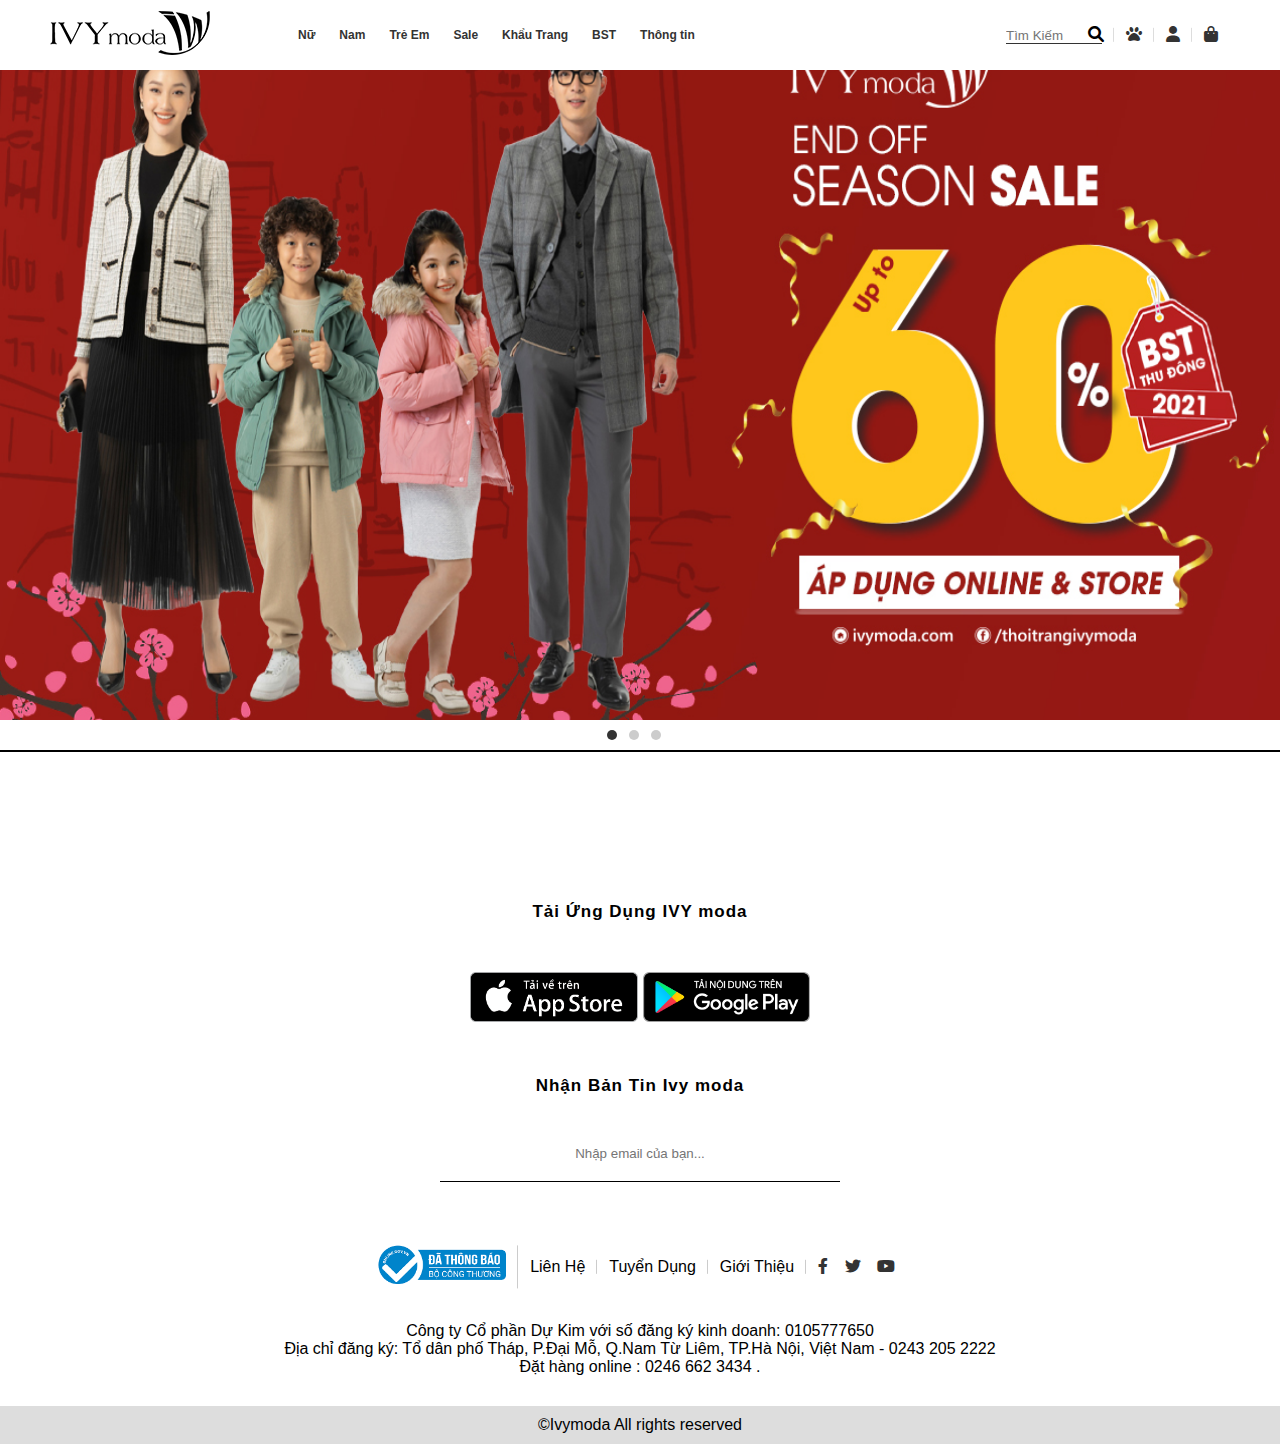
<file: index.html>
<!DOCTYPE html>
<html lang="en">
<head>
    <meta charset="UTF-8">
    <meta http-equiv="X-UA-Compatible" content="IE=edge">
    <meta name="viewport" content="width=device-width, initial-scale=1.0">
    <link rel="stylesheet" href="./css/all.min.css">
    <link rel="stylesheet" href="./style.css">
    <title>IVY moda</title>
</head>
<body>
 <header>
     <div class="logo">
       <a href="index.html"> <img src="./images/logo.png"></a>
     </div>
     <div class="menu">
        <li><a href="">Nữ</a>
        <ul class="sub-menu" >
            <li><a href="./cartegory.html">Hàng Mới Về</a></li>
            <li><a href="">Collection</a></li>
            <li><a href="">Áo</a>
                <ul>
                    <li><a href=""> Áo Sơ Mi</a></li>
                    <li><a href=""> Áo Len Nữ</a></li>
                    <li><a href=""> Áo Thun Nữ</a></li>
                    <li><a href=""> Áo Vest Nữ</a></li>
                    <li><a href=""> Áo Khoác Nữ</a></li>
                </ul>
            </li>
            <li><a href="">Quần Nữ</a>
                <ul>
                    <li><a href=""> Quần Jeans Nữ</a></li>
                    <li><a href=""> Quần Lửng/Short Nữ</a></li>
                    <li><a href=""> Quần Dài Nữ</a></li>
                </ul>
            </li>
        </ul>
        </li>
        <li><a href="">Nam</a></li>
        <li><a href="">Trẻ Em</a></li>
        <li><a href="">Sale</a></li>
        <li><a href="">Khẩu Trang</a></li>
        <li><a href="">BST</a></li>
        <li><a href="">Thông tin</a></li>
     </div>
     <div class="other">
        <li><input placeholder="Tìm Kiếm" type="text"><i class="fa-solid fa-magnifying-glass"></i></li>
        <li><a class="fa fa-paw" href=""></a></li>
        <li><a class="fa fa-user" href=""></a></li>
        <li><a class="fa fa-shopping-bag" href=""></a></li>
     </div>
 </header>
 <section id="Slider">
    <div class="aspect-ratio-169">
        <img src="./images/slider1.jpg"  alt="">
        <img src="./images/slider2.jpg"   alt="">
        <img src="./images/slider3.jpg"   alt="">
    </div>
    <div class="dot-container">
        <div class="dot active"></div>
        <div class="dot"></div>
        <div class="dot"></div>
    </div>
 </section>
 <section class="app-container">
     <p>Tải Ứng Dụng IVY moda</p>
     <div class="app-google">
         <a href="https://apps.apple.com/app/id1430094474?fbclid=IwAR3xAzj-xTmtj35aQUB8KhTLk1zFgyw2zssisSyn9qkRA6w4fgt6kI7j8Q8"><img src="./images/appstore.jpg" alt=""></a>
         <img src="./images/googleplay.jpg" alt="">
     </div>
    <p>Nhận Bản Tin Ivy moda</p>
    <input type="text" placeholder="Nhập email của bạn...">
 </section>
 <div class="footer-top">
     <li><a href=""><img src="./images/dathongbao.png" alt=""></a></li>
     <li><a href=""></a>Liên Hệ</li>
     <li><a href=""></a>Tuyển Dụng</li>
     <li><a href=""></a>Giới Thiệu</li>
     <li>
         <a href="" class="fab fa-facebook-f"></a>
         <a href=""class="fab fa-twitter"></a>
         <a href=""class="fab fa-youtube"></a>
     </li>
 </div>
<div class="footer-center">
    <p>
        Công ty Cổ phần Dự Kim với số đăng ký kinh doanh: 0105777650 <br>
        Địa chỉ đăng ký: Tổ dân phố Tháp, P.Đại Mỗ, Q.Nam Từ Liêm, TP.Hà Nội, Việt Nam - 0243 205 2222 <br>
        Đặt hàng online : <span>0246 662 3434</span> .
        </p>
</div>
<div class="footer-bottom">
    ©Ivymoda All rights reserved
</div>
</body>
<script>
    const header = document.querySelector("header")
window.addEventListener("scroll",function(){
    x = window.pageYOffset
    if(x>0){
        header.classList.add("sticky")
    }
    else{
        header.classList.remove("sticky")
    }
})
    const imgPosition =document.querySelectorAll(".aspect-ratio-169 img")
    const imgContainer =document.querySelector('.aspect-ratio-169')
    const dotItem = document.querySelectorAll(".dot")
    let imgNumber = imgPosition.length
    let index=0
    imgPosition.forEach(function(image,index){
        image.style.left = index*100 + "%"
        dotItem[index].addEventListener("click",function(){
            slider (index)

        })
    })
    function imgSlide(){
        index++;
        console.log(index)
        if(index>=imgNumber){index=0}
        slider (index)
    }
    function slider(index){
        imgContainer.style.left = "-" + index*100 + "%"
        // const dotActive = document.querySelector("active")
        // dotItem[index].classList.add("active")
        // dotActive.classList.remove("active")
    }
    setInterval(imgSlide,5000)
</script>
</html>
</file>
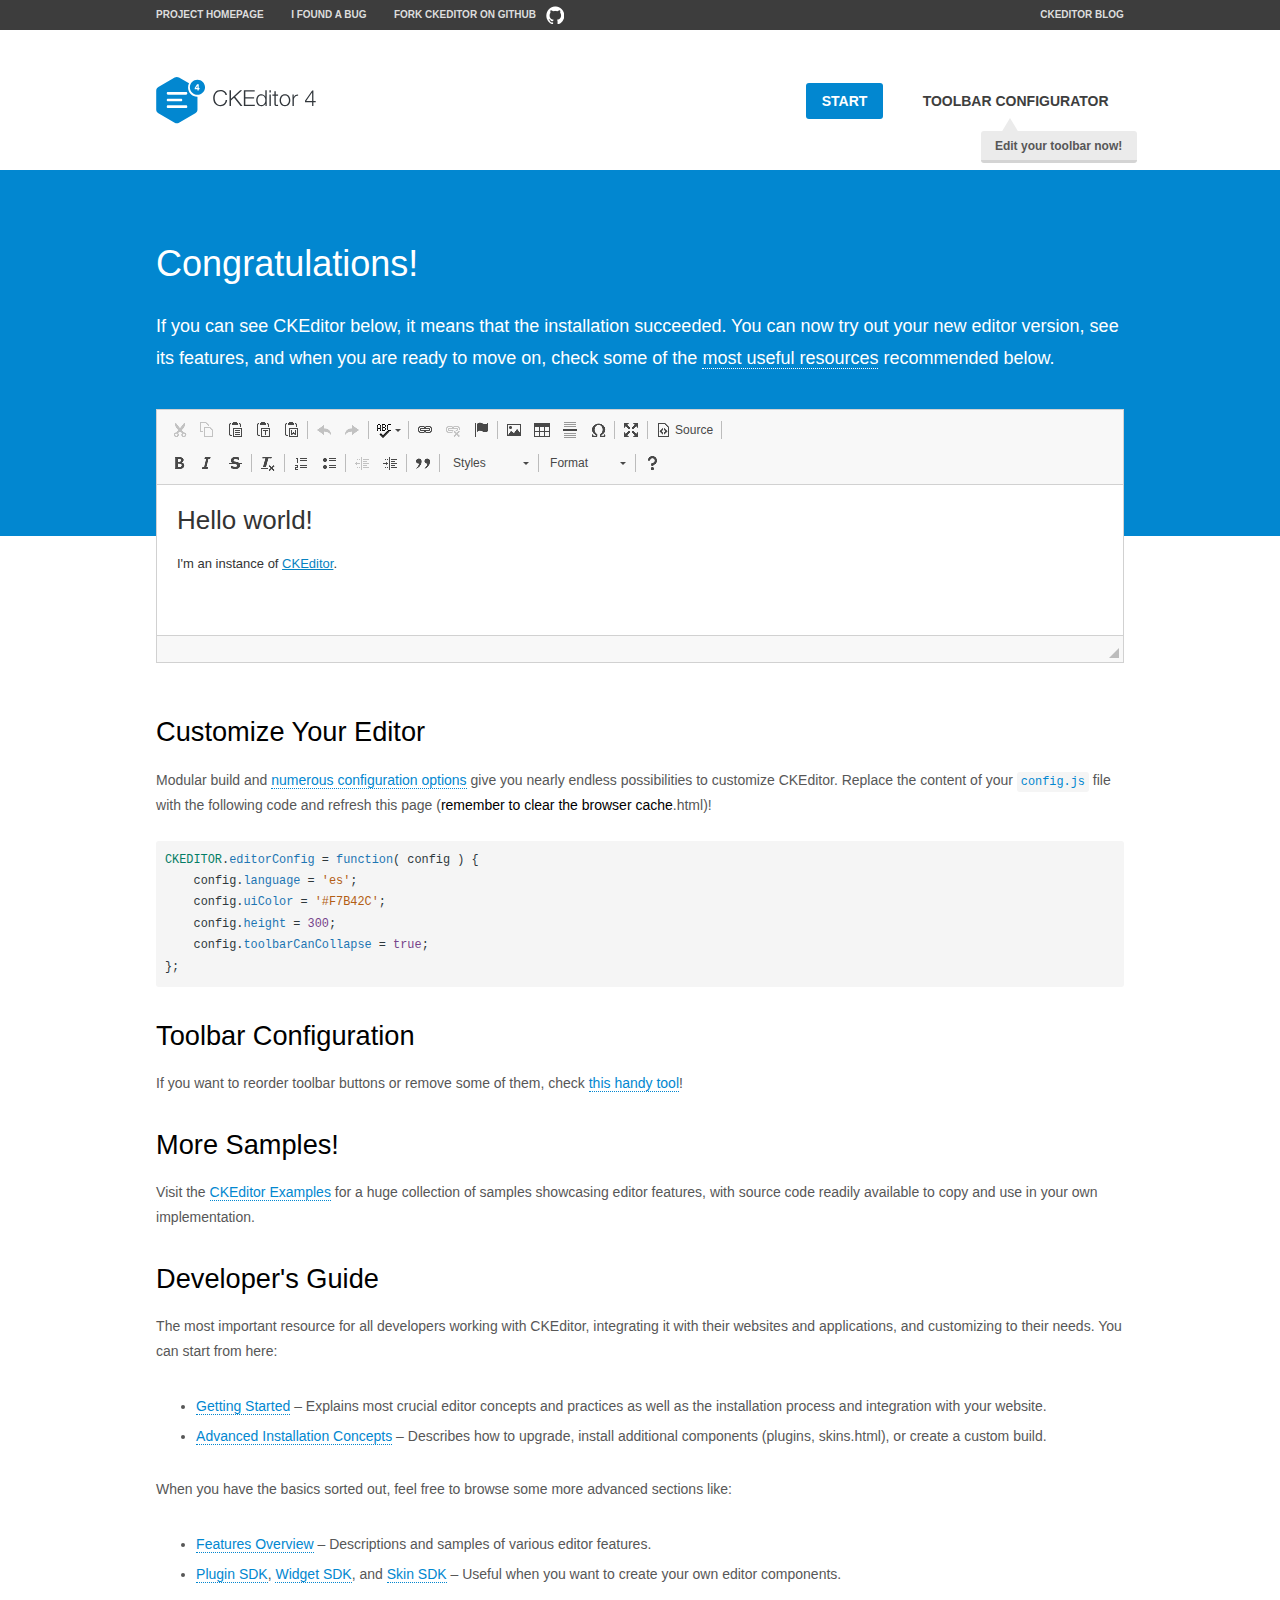
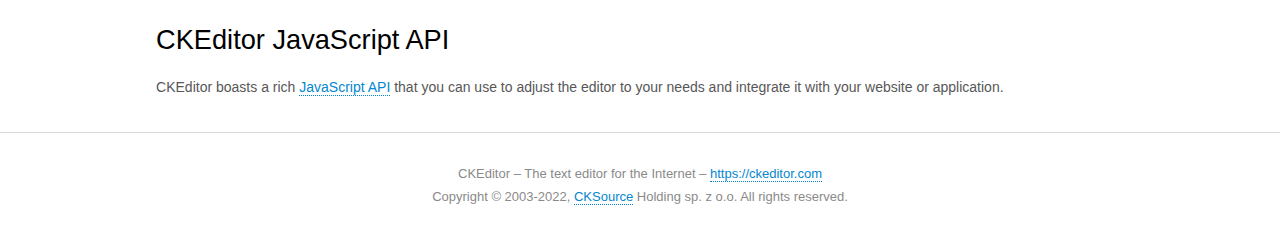
<file: admin/ckeditor/samples/index.html>
<!DOCTYPE html>
<!--
Copyright (c) 2003-2022, CKSource Holding sp. z o.o. All rights reserved.
For licensing, see LICENSE.md or https://ckeditor.com/legal/ckeditor-oss-license
-->
<html lang="en">
<head>
	<meta charset="utf-8">
	<title>CKEditor Sample</title>
	<script src="../ckeditor.js"></script>
	<script src="js/sample.js"></script>
	<link rel="stylesheet" href="css/samples.css">
	<link rel="stylesheet" href="toolbarconfigurator/lib/codemirror/neo.css">
	<meta name="viewport" content="width=device-width,initial-scale=1">
	<meta name="description" content="Try the latest sample of CKEditor 4 and learn more about customizing your WYSIWYG editor with endless possibilities.">
</head>
<body id="main">

<nav class="navigation-a">
	<div class="grid-container">
		<ul class="navigation-a-left grid-width-70">
			<li><a href="https://ckeditor.com/ckeditor-4/">Project Homepage</a></li>
			<li><a href="https://github.com/ckeditor/ckeditor4/issues">I found a bug</a></li>
			<li><a href="https://github.com/ckeditor/ckeditor4" class="icon-pos-right icon-navigation-a-github">Fork CKEditor on GitHub</a></li>
		</ul>
		<ul class="navigation-a-right grid-width-30">
			<li><a href="https://ckeditor.com/blog/">CKEditor Blog</a></li>
		</ul>
	</div>
</nav>

<header class="header-a">
	<div class="grid-container">
		<h1 class="header-a-logo grid-width-30">
			<a href="index.html"><img src="img/logo.svg" onerror="this.src='img/logo.png'; this.onerror=null;" alt="CKEditor Sample"></a>
		</h1>

		<nav class="navigation-b grid-width-70">
			<ul>
				<li><a href="index.html" class="button-a button-a-background">Start</a></li>
				<li><a href="toolbarconfigurator/index.html" class="button-a">Toolbar configurator <span class="balloon-a balloon-a-nw">Edit your toolbar now!</span></a></li>
			</ul>
		</nav>
	</div>
</header>

<main>
	<div class="adjoined-top">
		<div class="grid-container">
			<div class="content grid-width-100">
				<h1>Congratulations!</h1>
				<p>
					If you can see CKEditor below, it means that the installation succeeded.
					You can now try out your new editor version, see its features, and when you are ready to move on, check some of the <a href="#sample-customize">most useful resources</a> recommended below.
				</p>
			</div>
		</div>
	</div>
	<div class="adjoined-bottom">
		<div class="grid-container">
			<div class="grid-width-100">
				<div id="editor">
					<h1>Hello world!</h1>
					<p>I'm an instance of <a href="https://ckeditor.com">CKEditor</a>.</p>
				</div>
			</div>
		</div>
	</div>

	<div class="grid-container">
		<div class="content grid-width-100">
			<section id="sample-customize">
				<h2>Customize Your Editor</h2>
				<p>Modular build and <a href="https://ckeditor.com/docs/ckeditor4/latest/guide/dev_configuration.html">numerous configuration options</a> give you nearly endless possibilities to customize CKEditor. Replace the content of your <code><a href="../config.js">config.js</a></code> file with the following code and refresh this page (<strong>remember to clear the browser cache</strong>.html)!</p>
		<pre class="cm-s-neo CodeMirror"><code><span style="padding-right: 0.1px;"><span class="cm-variable">CKEDITOR</span>.<span class="cm-property">editorConfig</span> <span class="cm-operator">=</span> <span class="cm-keyword">function</span>( <span class="cm-def">config</span> ) {</span>
<span style="padding-right: 0.1px;"><span class="cm-tab">	</span><span class="cm-variable-2">config</span>.<span class="cm-property">language</span> <span class="cm-operator">=</span> <span class="cm-string">'es'</span>;</span>
<span style="padding-right: 0.1px;"><span class="cm-tab">	</span><span class="cm-variable-2">config</span>.<span class="cm-property">uiColor</span> <span class="cm-operator">=</span> <span class="cm-string">'#F7B42C'</span>;</span>
<span style="padding-right: 0.1px;"><span class="cm-tab">	</span><span class="cm-variable-2">config</span>.<span class="cm-property">height</span> <span class="cm-operator">=</span> <span class="cm-number">300</span>;</span>
<span style="padding-right: 0.1px;"><span class="cm-tab">	</span><span class="cm-variable-2">config</span>.<span class="cm-property">toolbarCanCollapse</span> <span class="cm-operator">=</span> <span class="cm-atom">true</span>;</span>
<span style="padding-right: 0.1px;">};</span></code></pre>
			</section>

			<section>
				<h2>Toolbar Configuration</h2>
				<p>If you want to reorder toolbar buttons or remove some of them, check <a href="toolbarconfigurator/index.html">this handy tool</a>!</p>
			</section>

			<section>
				<h2>More Samples!</h2>
				<p>Visit the <a href="https://ckeditor.com/docs/ckeditor4/latest/examples/index.html">CKEditor Examples</a> for a huge collection of samples showcasing editor features, with source code readily available to copy and use in your own implementation.</p>
			</section>

			<section>
				<h2>Developer's Guide</h2>
				<p>The most important resource for all developers working with CKEditor, integrating it with their websites and applications, and customizing to their needs. You can start from here:</p>
				<ul>
					<li><a href="https://ckeditor.com/docs/ckeditor4/latest/guide/dev_installation.html">Getting Started</a> &ndash; Explains most crucial editor concepts and practices as well as the installation process and integration with your website.</li>
					<li><a href="https://ckeditor.com/docs/ckeditor4/latest/guide/dev_advanced_installation.html">Advanced Installation Concepts</a> &ndash; Describes how to upgrade, install additional components (plugins, skins.html), or create a custom build.</li>
				</ul>
					<p>When you have the basics sorted out, feel free to browse some more advanced sections like:</p>
				<ul>
					<li><a href="https://ckeditor.com/docs/ckeditor4/latest/features/index.html">Features Overview</a> &ndash; Descriptions and samples of various editor features.</li>
					<li><a href="https://ckeditor.com/docs/ckeditor4/latest/guide/plugin_sdk_intro.html">Plugin SDK</a>, <a href="https://ckeditor.com/docs/ckeditor4/latest/guide/widget_sdk_intro.html">Widget SDK</a>, and <a href="https://ckeditor.com/docs/ckeditor4/latest/guide/skin_sdk_intro.html">Skin SDK</a> &ndash; Useful when you want to create your own editor components.</li>
				</ul>
			</section>

			<section>
				<h2>CKEditor JavaScript API</h2>
				<p>CKEditor boasts a rich <a href="https://ckeditor.com/docs/ckeditor4/latest/api/index.html">JavaScript API</a> that you can use to adjust the editor to your needs and integrate it with your website or application.</p>
			</section>
		</div>
	</div>
</main>

<footer class="footer-a grid-container">
	<div class="grid-container">
		<p class="grid-width-100">
			CKEditor &ndash; The text editor for the Internet &ndash; <a class="samples" href="https://ckeditor.com/">https://ckeditor.com</a>
		</p>
		<p class="grid-width-100" id="copy">
			Copyright &copy; 2003-2022, <a class="samples" href="https://cksource.com/">CKSource</a> Holding sp. z o.o. All rights reserved.
		</p>
	</div>
</footer>
<script>
	initSample();
</script>

</body>
</html>
</file>
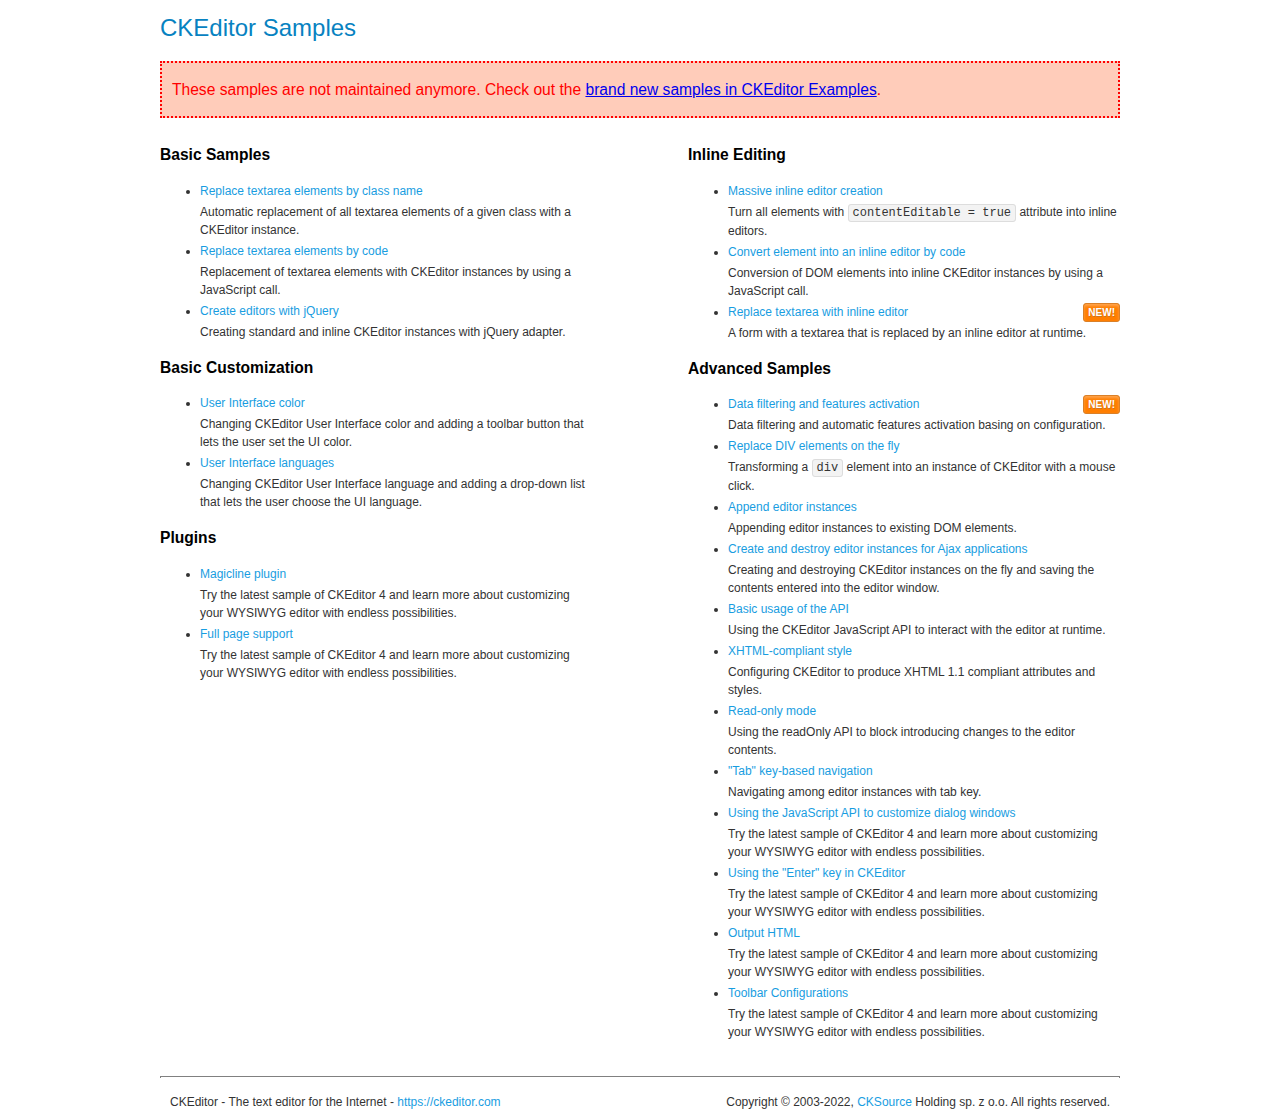
<file: admin/ckeditor/samples/old/index.html>
<!DOCTYPE html>
<!--
Copyright (c) 2003-2022, CKSource Holding sp. z o.o. All rights reserved.
For licensing, see LICENSE.md or https://ckeditor.com/legal/ckeditor-oss-license
-->
<html lang="en">
<head>
	<meta charset="utf-8">
	<title>CKEditor Samples</title>
	<link rel="stylesheet" href="sample.css">
	<meta name="description" content="Try the latest sample of CKEditor 4 and learn more about customizing your WYSIWYG editor with endless possibilities.">
</head>
<body>
	<h1 class="samples">
		CKEditor Samples
	</h1>
	<div class="warning deprecated">
		These samples are not maintained anymore. Check out the <a href="https://ckeditor.com/docs/ckeditor4/latest/examples/index.html">brand new samples in CKEditor Examples</a>.
	</div>
	<div class="twoColumns">
		<div class="twoColumnsLeft">
			<h2 class="samples">
				Basic Samples
			</h2>
			<dl class="samples">
				<dt><a class="samples" href="replacebyclass.html">Replace textarea elements by class name</a></dt>
				<dd>Automatic replacement of all textarea elements of a given class with a CKEditor instance.</dd>

				<dt><a class="samples" href="replacebycode.html">Replace textarea elements by code</a></dt>
				<dd>Replacement of textarea elements with CKEditor instances by using a JavaScript call.</dd>

				<dt><a class="samples" href="jquery.html">Create editors with jQuery</a></dt>
				<dd>Creating standard and inline CKEditor instances with jQuery adapter.</dd>
			</dl>

			<h2 class="samples">
				Basic Customization
			</h2>
			<dl class="samples">
				<dt><a class="samples" href="uicolor.html">User Interface color</a></dt>
				<dd>Changing CKEditor User Interface color and adding a toolbar button that lets the user set the UI color.</dd>

				<dt><a class="samples" href="uilanguages.html">User Interface languages</a></dt>
				<dd>Changing CKEditor User Interface language and adding a drop-down list that lets the user choose the UI language.</dd>
			</dl>


			<h2 class="samples">Plugins</h2>
<dl class="samples">
<dt><a class="samples" href="magicline/magicline.html">Magicline plugin</a></dt>
<dd>Try the latest sample of CKEditor 4 and learn more about customizing your WYSIWYG editor with endless possibilities.</dd>

<dt><a class="samples" href="wysiwygarea/fullpage.html">Full page support</a></dt>
<dd>Try the latest sample of CKEditor 4 and learn more about customizing your WYSIWYG editor with endless possibilities.</dd>
</dl>
		</div>
		<div class="twoColumnsRight">
			<h2 class="samples">
				Inline Editing
			</h2>
			<dl class="samples">
				<dt><a class="samples" href="inlineall.html">Massive inline editor creation</a></dt>
				<dd>Turn all elements with <code>contentEditable = true</code> attribute into inline editors.</dd>

				<dt><a class="samples" href="inlinebycode.html">Convert element into an inline editor by code</a></dt>
				<dd>Conversion of DOM elements into inline CKEditor instances by using a JavaScript call.</dd>

				<dt><a class="samples" href="inlinetextarea.html">Replace textarea with inline editor</a> <span class="new">New!</span></dt>
				<dd>A form with a textarea that is replaced by an inline editor at runtime.</dd>

				
			</dl>

			<h2 class="samples">
				Advanced Samples
			</h2>
			<dl class="samples">
				<dt><a class="samples" href="datafiltering.html">Data filtering and features activation</a> <span class="new">New!</span></dt>
				<dd>Data filtering and automatic features activation basing on configuration.</dd>

				<dt><a class="samples" href="divreplace.html">Replace DIV elements on the fly</a></dt>
				<dd>Transforming a <code>div</code> element into an instance of CKEditor with a mouse click.</dd>

				<dt><a class="samples" href="appendto.html">Append editor instances</a></dt>
				<dd>Appending editor instances to existing DOM elements.</dd>

				<dt><a class="samples" href="ajax.html">Create and destroy editor instances for Ajax applications</a></dt>
				<dd>Creating and destroying CKEditor instances on the fly and saving the contents entered into the editor window.</dd>

				<dt><a class="samples" href="api.html">Basic usage of the API</a></dt>
				<dd>Using the CKEditor JavaScript API to interact with the editor at runtime.</dd>

				<dt><a class="samples" href="xhtmlstyle.html">XHTML-compliant style</a></dt>
				<dd>Configuring CKEditor to produce XHTML 1.1 compliant attributes and styles.</dd>

				<dt><a class="samples" href="readonly.html">Read-only mode</a></dt>
				<dd>Using the readOnly API to block introducing changes to the editor contents.</dd>

				<dt><a class="samples" href="tabindex.html">"Tab" key-based navigation</a></dt>
				<dd>Navigating among editor instances with tab key.</dd>


				
<dt><a class="samples" href="dialog/dialog.html">Using the JavaScript API to customize dialog windows</a></dt>
<dd>Try the latest sample of CKEditor 4 and learn more about customizing your WYSIWYG editor with endless possibilities.</dd>

<dt><a class="samples" href="enterkey/enterkey.html">Using the &quot;Enter&quot; key in CKEditor</a></dt>
<dd>Try the latest sample of CKEditor 4 and learn more about customizing your WYSIWYG editor with endless possibilities.</dd>

<dt><a class="samples" href="htmlwriter/outputhtml.html">Output HTML</a></dt>
<dd>Try the latest sample of CKEditor 4 and learn more about customizing your WYSIWYG editor with endless possibilities.</dd>

<dt><a class="samples" href="toolbar/toolbar.html">Toolbar Configurations</a></dt>
<dd>Try the latest sample of CKEditor 4 and learn more about customizing your WYSIWYG editor with endless possibilities.</dd>

			</dl>
		</div>
	</div>
	<div id="footer">
		<hr>
		<p>
			CKEditor - The text editor for the Internet - <a class="samples" href="https://ckeditor.com/">https://ckeditor.com</a>
		</p>
		<p id="copy">
			Copyright &copy; 2003-2022, <a class="samples" href="https://cksource.com/">CKSource</a> Holding sp. z o.o. All rights reserved.
		</p>
	</div>
</body>
</html>
</file>
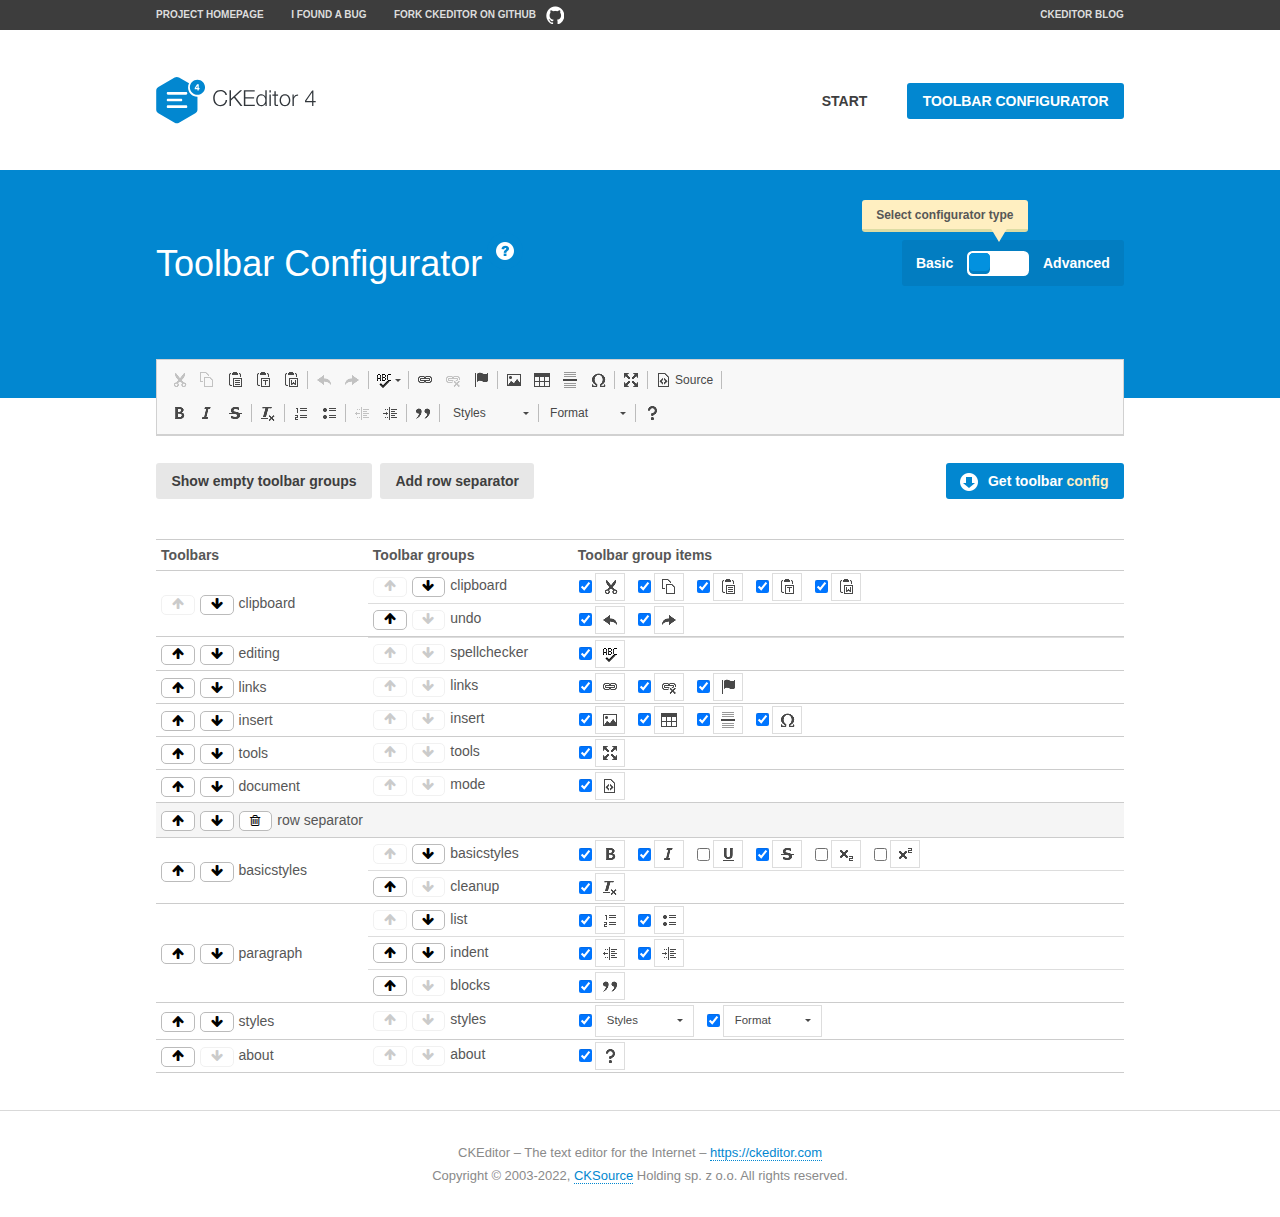
<file: admin/ckeditor/samples/toolbarconfigurator/index.html>
<!DOCTYPE html>
<!--
Copyright (c) 2003-2022, CKSource Holding sp. z o.o. All rights reserved.
For licensing, see LICENSE.md or https://ckeditor.com/legal/ckeditor-oss-license
-->
<!--[if IE 8]><html class="ie8"><![endif]-->
<!--[if gt IE 8]><html><![endif]-->
<!--[if !IE]><!--><html lang="en"><!--<![endif]-->
<head>
	<meta charset="utf-8">
	<title>Toolbar Configurator</title>
	<script src="../../ckeditor.js"></script>
	<script>
		if ( CKEDITOR.env.ie && CKEDITOR.env.version < 9 )
			CKEDITOR.tools.enableHtml5Elements( document );
	</script>
	<link rel="stylesheet" href="lib/codemirror/codemirror.css">
	<link rel="stylesheet" href="lib/codemirror/show-hint.css">
	<link rel="stylesheet" href="lib/codemirror/neo.css">
	<link rel="stylesheet" href="css/fontello.css">
	<link rel="stylesheet" href="../css/samples.css">
	<meta name="description" content="Try the latest sample of CKEditor 4 and learn more about customizing your WYSIWYG editor with endless possibilities.">
</head>
<body id="toolbar">

<nav class="navigation-a">
	<div class="grid-container">
		<ul class="navigation-a-left grid-width-70">
			<li><a href="https://ckeditor.com/ckeditor-4/">Project Homepage</a></li>
			<li><a href="https://github.com/ckeditor/ckeditor4/issues">I found a bug</a></li>
			<li><a href="https://github.com/ckeditor/ckeditor4" class="icon-pos-right icon-navigation-a-github">Fork CKEditor on GitHub</a></li>
		</ul>
		<ul class="navigation-a-right grid-width-30">
			<li><a href="https://ckeditor.com/blog/">CKEditor Blog</a></li>
		</ul>
	</div>
</nav>

<header class="header-a">
	<div class="grid-container">
		<h1 class="header-a-logo grid-width-30">
			<a href="../index.html"><img src="../img/logo.svg" onerror="this.src='../img/logo.png'; this.onerror=null;" alt="CKEditor Logo"></a>
		</h1>
		<nav class="navigation-b grid-width-70">
			<ul>
				<li><a href="../index.html"  class="button-a">Start</a></li>
				<li><a href="index.html"  class="button-a button-a-background">Toolbar configurator</a></li>
			</ul>
		</nav>
	</div>
</header>

<main>
	<div class="adjoined-top">
		<div class="grid-container">
			<div class="content grid-width-100">
				<div class="grid-container-nested">
					<h1 class="grid-width-60">
						Toolbar Configurator
						<a href="#help-content" type="button" title="Configurator help" id="help" class="button-a button-a-background button-a-no-text icon-pos-left icon-question-mark">Help</a>
					</h1>

					<div class="grid-width-40 grid-switch-magic">
						<div class="switch">
							<span class="balloon-a balloon-a-se">Select configurator type</span>
							<input type="radio" name="radio" data-num="1" id="radio-basic" />
							<input type="radio" name="radio" data-num="2" id="radio-advanced" />
							<label data-for="1" for="radio-basic">Basic</label>
							<span class="switch-inner">
								<span class="handler"></span>
							</span>
							<label data-for="2" for="radio-advanced">Advanced</label>
						</div>
					</div>
				</div>
			</div>
		</div>
	</div>
	<div class="adjoined-bottom">
		<div class="grid-container">
			<div class="grid-width-100">
				<div class="editors-container">
					<div id="editor-basic"></div>
					<div id="editor-advanced"></div>
				</div>
			</div>
		</div>
	</div>

	<div class="grid-container configurator">
		<div class="content grid-width-100">
			<div class="configurator">
				<div>
					<div id="toolbarModifierWrapper"></div>
				</div>
			</div>
		</div>
	</div>

	<div id="help-content">
		<div class="grid-container">
			<div class="grid-width-100">
				<h2>What Am I Doing Here?</h2>

				<div class="grid-container grid-container-nested">
					<div class="basic">
						<div class="grid-width-50">
							<p>Arrange <a href="https://ckeditor.com/docs/ckeditor4/latest/api/CKEDITOR_config.html#cfg-toolbarGroups">toolbar groups</a>, toggle <a href="https://ckeditor.com/docs/ckeditor4/latest/api/CKEDITOR_config.html#cfg-removeButtons">button visibility</a> according to your needs and get your toolbar configuration.</p>
							<p>You can replace the content of the <a href="../../config.js"><code>config.js</code></a> file with the generated configuration. If you already set some configuration options you will need to merge both configurations.</p>
						</div>
						<div class="grid-width-50">
							<p>Read more about different ways of <a href="https://ckeditor.com/docs/ckeditor4/latest/guide/dev_configuration.html">setting configuration</a> and do not forget about <strong>clearing browser cache</strong>.</p>
							<p>Arranging toolbar groups is the recommended way of configuring the toolbar, but if you need more freedom you can use the <a href="#advanced">advanced configurator</a>.</p>
						</div>
					</div>
					<div class="advanced" style="display: none;">
						<div class="grid-width-50">
							<p>With this code editor you can edit your <a href="https://ckeditor.com/docs/ckeditor4/latest/api/CKEDITOR_config.html#cfg-toolbar">toolbar configuration</a> live.</p>
							<p>You can replace the content of the <a href="../../config.js"><code>config.js</code></a> file with the generated configuration. If you already set some configuration options you will need to merge both configurations.</p>
						</div>
						<div class="grid-width-50">
							<p>Read more about different ways of <a href="https://ckeditor.com/docs/ckeditor4/latest/guide/dev_configuration.html">setting configuration</a> and do not forget about <strong>clearing browser cache</strong>.</p>
						</div>
					</div>
				</div>

				<p class="grid-container grid-container-nested">
					<button type="button" class="help-content-close grid-width-100 button-a button-a-background">Got it. Let's play!</button>
				</p>
			</div>
		</div>
	</div>
</main>

<footer class="footer-a grid-container">
	<p class="grid-width-100">
		CKEditor &ndash; The text editor for the Internet &ndash; <a class="samples" href="https://ckeditor.com/">https://ckeditor.com</a>
	</p>
	<p class="grid-width-100" id="copy">
		Copyright &copy; 2003-2022, <a class="samples" href="https://cksource.com/">CKSource</a> Holding sp. z o.o. All rights reserved.
	</p>
</footer>

<script src="lib/codemirror/codemirror.js"></script>
<script src="lib/codemirror/javascript.js"></script>
<script src="lib/codemirror/show-hint.js"></script>

<script src="js/fulltoolbareditor.js"></script>
<script src="js/abstracttoolbarmodifier.js"></script>
<script src="js/toolbarmodifier.js"></script>
<script src="js/toolbartextmodifier.js"></script>
<script src="../js/sf.js"></script>

<script>
	( function() {
		'use strict';

		var mode = ( window.location.hash.substr( 1 ) === 'advanced' ) ? 'advanced' : 'basic',
			configuratorSection = CKEDITOR.document.findOne( 'main > .grid-container.configurator' ),
			basicInstruction = CKEDITOR.document.findOne( '#help-content .basic' ),
			advancedInstruction = CKEDITOR.document.findOne( '#help-content .advanced' ),

			// Configurator mode switcher.
			modeSwitchBasic = CKEDITOR.document.getById( 'radio-basic' ),
			modeSwitchAdvanced = CKEDITOR.document.getById( 'radio-advanced' );

		// Initial setup
		function updateSwitcher() {
			if ( mode === 'advanced' ) {
				modeSwitchAdvanced.$.checked = true;
			} else {
				modeSwitchBasic.$.checked = true;
			}
		}

		updateSwitcher();

		CKEDITOR.document.getWindow().on( 'hashchange', function( e ) {
			var hash = window.location.hash.substr( 1 );
			if ( !( hash === 'advanced' || hash === 'basic' ) ) {
				return;
			}
			mode = hash;
			onToolbarsDone( mode );
		} );

		CKEDITOR.document.getWindow().on( 'resize', function() {
			updateToolbar( ( mode === 'basic' ? toolbarModifier : toolbarTextModifier )[ 'editorInstance' ] );
		} );

		function onRefresh( modifier ) {
			modifier = modifier || this;

			if ( mode === 'basic' && modifier instanceof ToolbarConfigurator.ToolbarTextModifier ) {
				return;
			}

			// CodeMirror container becomes visible, so we need to refresh and to avoid rendering problems.
			if ( mode === 'advanced' && modifier instanceof ToolbarConfigurator.ToolbarTextModifier ) {
				modifier.codeContainer.refresh();
			}

			updateToolbar( modifier.editorInstance );
		}

		function updateToolbar( editor ) {
			var editorContainer = editor.container;

			// Not always editor is loaded.
			if ( !editorContainer ) {
				return;
			}

			var displayStyle = editorContainer.getStyle( 'display' );

			editorContainer.setStyle( 'display', 'block' );

			var newHeight = editorContainer.getSize( 'height' );

			var newMarginTop = parseInt( editorContainer.getComputedStyle( 'margin-top' ), 10 );
			newMarginTop = ( isNaN( newMarginTop ) ? 0 : Number( newMarginTop ) );

			var newMarginBottom = parseInt( editorContainer.getComputedStyle( 'margin-bottom' ), 10 );
			newMarginBottom = ( isNaN( newMarginBottom ) ? 0 : Number( newMarginBottom ) );

			var result = newHeight + newMarginTop + newMarginBottom;

			editorContainer.setStyle( 'display', displayStyle );

			editor.container.getAscendant( 'div' ).setStyle( 'height', result + 'px' );
		}

		var toolbarModifier = new ToolbarConfigurator.ToolbarModifier( 'editor-basic' );

		var done = 0;
		toolbarModifier.init( onToolbarInit );
		toolbarModifier.onRefresh = onRefresh;

		CKEDITOR.document.getById( 'toolbarModifierWrapper' ).append( toolbarModifier.mainContainer );

		var toolbarTextModifier = new ToolbarConfigurator.ToolbarTextModifier( 'editor-advanced' );
		toolbarTextModifier.init( onToolbarInit );
		toolbarTextModifier.onRefresh = onRefresh;

		function onToolbarInit() {
			if ( ++done === 2 ) {
				onToolbarsDone();

				positionSticky.watch( CKEDITOR.document.findOne( '.toolbar' ), function() {
					return mode === 'advanced';
				} );
			}
		}

		function onToolbarsDone() {
			if ( mode === 'basic' ) {
				toggleModeBasic( false );
			} else {
				toggleModeAdvanced( false );
			}

			updateSwitcher();

			setTimeout( function() {
				CKEDITOR.document.findOne( '.editors-container' ).addClass( 'active' );
				CKEDITOR.document.findOne( '#toolbarModifierWrapper' ).addClass( 'active' );
			}, 200 );
		}

		CKEDITOR.document.getById( 'toolbarModifierWrapper' ).append( toolbarTextModifier.mainContainer );

		function toogleModeSwitch( onElement, offElement, onModifier, offModifier ) {
			onElement.addClass( 'fancy-button-active' );
			offElement.removeClass( 'fancy-button-active' );

			onModifier.showUI();
			offModifier.hideUI();
		}

		function toggleModeBasic( callOnRefresh ) {
			callOnRefresh = ( callOnRefresh !== false );
			mode = 'basic';
			window.location.hash = '#basic';
			toogleModeSwitch( modeSwitchBasic, modeSwitchAdvanced, toolbarModifier, toolbarTextModifier );

			configuratorSection.removeClass( 'freed-width' );
			basicInstruction.show();
			advancedInstruction.hide();

			callOnRefresh && onRefresh( toolbarModifier );
		}

		function toggleModeAdvanced( callOnRefresh ) {
			callOnRefresh = ( callOnRefresh !== false );
			mode = 'advanced';
			window.location.hash = '#advanced';
			toogleModeSwitch( modeSwitchAdvanced, modeSwitchBasic, toolbarTextModifier, toolbarModifier );

			configuratorSection.addClass( 'freed-width' );
			advancedInstruction.show();
			basicInstruction.hide();

			callOnRefresh && onRefresh( toolbarTextModifier );
		}

		modeSwitchBasic.on( 'click', toggleModeBasic );
		modeSwitchAdvanced.on( 'click', toggleModeAdvanced );

		//
		// Position:sticky for the toolbar.
		//

		// Will make elements behave like they were styled with position:sticky.
		var positionSticky = {
			// Store object: {
			// 		element: CKEDITOR.dom.element, // Element which will float.
			// 		placeholder: CKEDITOR.dom.element, // Placeholder which is place to prevent page bounce.
			// 		isFixed: boolean // Whether element float now.
			// }
			watched: [],

			active: [],

			staticContainer: null,

			init: function() {
				var element = CKEDITOR.dom.element.createFromHtml(
					'<div class="staticContainer">' +
						'<div class="grid-container" >' +
							'<div class="grid-width-100">' +
								'<div class="inner"></div>' +
							'</div>' +
						'</div>' +
					'</div>' );

				this.staticContainer = element.findOne( '.inner' );

				CKEDITOR.document.getBody().append( element );
			},

			watch: function( element, preventFunc ) {
				this.watched.push( {
					element: element,
					placeholder: new CKEDITOR.dom.element( 'div' ),
					isFixed: false,
					preventFunc: preventFunc
				} );
			},

			checkAll: function() {
				for ( var i = 0; i < this.watched.length; i++ ) {
					this.check( this.watched[ i ] );
				}
			},

			check: function( element ) {
				var isFixed = element.isFixed;
				var shouldBeFixed = this.shouldBeFixed( element );

				// Nothing to be done.
				if ( isFixed === shouldBeFixed ) {
					return;
				}

				var placeholder = element.placeholder;

				if ( isFixed ) {
					// Unfixing.

					element.element.insertBefore( placeholder );
					placeholder.remove();

					element.element.removeStyle( 'margin' );

					this.active.splice( CKEDITOR.tools.indexOf( this.active, element ), 1 );

				} else {
					// Fixing.
					placeholder.setStyle( 'width', element.element.getSize( 'width' ) + 'px' );
					placeholder.setStyle( 'height', element.element.getSize( 'height' ) + 'px' );
					placeholder.setStyle( 'margin-bottom', element.element.getComputedStyle( 'margin-bottom' ) );
					placeholder.setStyle( 'display', element.element.getComputedStyle( 'display' ) );
					placeholder.insertAfter( element.element );

					this.staticContainer.append( element.element );

					this.active.push( element );
				}

				element.isFixed = !element.isFixed;
			},

			shouldBeFixed: function( element ) {
				if ( element.preventFunc && element.preventFunc() ) {
					return false;
				}

				// If element is already fixed we are checking it's placeholder.
				var related = ( element.isFixed ? element.placeholder : element.element ),
					clientRect = related.$.getBoundingClientRect(),
					staticHeight = this.staticContainer.getSize('height' ),
					elemHeight = element.element.getSize( 'height' );

				if ( element.isFixed ) {
					return ( clientRect.top + elemHeight < staticHeight );
				} else {
					return ( clientRect.top < staticHeight );
				}
			}
		};

		positionSticky.init();

		CKEDITOR.document.getWindow().on( 'scroll',
			CKEDITOR.tools.eventsBuffer( 100, positionSticky.checkAll, positionSticky ).input
		);

		// Make the toolbar sticky.
		positionSticky.watch( CKEDITOR.document.findOne( '.editors-container' ) );

		// Help button and help-content.
		( function() {
			var helpButton = CKEDITOR.document.getById( 'help' ),
				helpContent = CKEDITOR.document.getById( 'help-content' );

			// Don't show help button on IE8 because it's unsupported by Pico Modal.
			if ( CKEDITOR.env.ie && CKEDITOR.env.version == 8 ) {
				helpButton.hide();
			} else {
				// Display help modal when the button is clicked.
				helpButton.on( 'click', function( evt ) {
					SF.modal( {
						// Clone modal content from DOM.
						content: helpContent.getHtml(),

						afterCreate: function( modal ) {
							// Enable modal content button to close the modal.
							new CKEDITOR.dom.element( modal.modalElem() ).findOne( '.help-content-close' ).once( 'click', modal.close );
						}
					} ).show();
				} );
			}
		} )();
	} )();
</script>
</body>
</html>
</file>
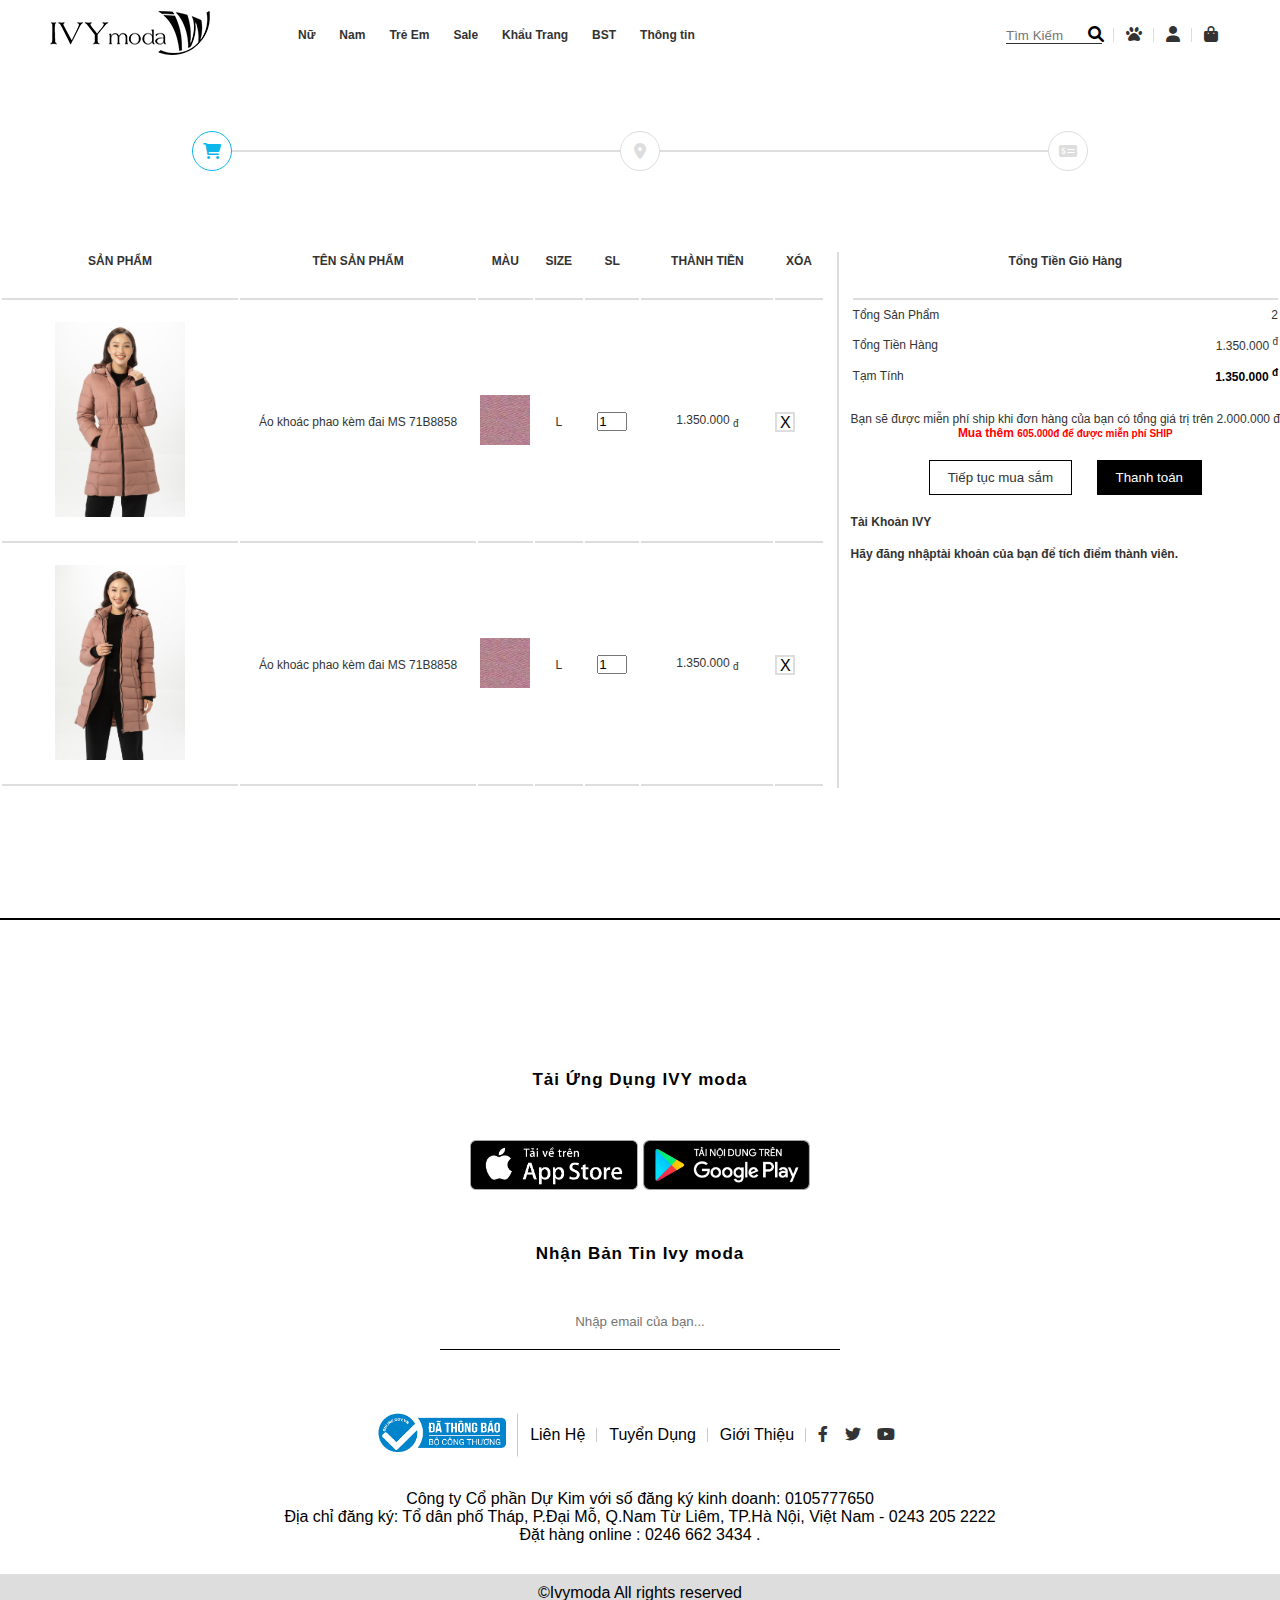
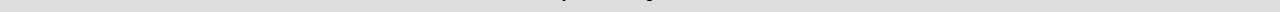
<file: cart.html>
<!DOCTYPE html>
<html lang="en">
<head>
    <meta charset="UTF-8">
    <meta http-equiv="X-UA-Compatible" content="IE=edge">
    <meta name="viewport" content="width=device-width, initial-scale=1.0">
    <link rel="stylesheet" href="./css/all.min.css">
    <link rel="stylesheet" href="./mainstyle.css">
    <title>IVY moda</title>
</head>
<body>
 <header>
     <div class="logo">
       <a href="index.html"> <img src="./images/logo.png"></a>
     </div>
     <div class="menu">
        <li><a href="">Nữ</a>
        <ul class="sub-menu" >
            <li><a href="">Hàng Mới Về</a></li>
            <li><a href="">Collection</a></li>
            <li><a href="">Áo</a>
                <ul>
                    <li><a href=""> Áo Sơ Mi</a></li>
                    <li><a href=""> Áo Len Nữ</a></li>
                    <li><a href=""> Áo Thun Nữ</a></li>
                    <li><a href=""> Áo Vest Nữ</a></li>
                    <li><a href=""> Áo Khoác Nữ</a></li>
                </ul>
            </li>
            <li><a href="">Quần Nữ</a>
                <ul>
                    <li><a href=""> Quần Jeans Nữ</a></li>
                    <li><a href=""> Quần Lửng/Short Nữ</a></li>
                    <li><a href=""> Quần Dài Nữ</a></li>
                </ul>
            </li>
        </ul>
        </li>
        <li><a href="">Nam</a></li>
        <li><a href="">Trẻ Em</a></li>
        <li><a href="">Sale</a></li>
        <li><a href="">Khẩu Trang</a></li>
        <li><a href="">BST</a></li>
        <li><a href="">Thông tin</a></li>
     </div>
     <div class="other">
        <li><input placeholder="Tìm Kiếm" type="text"><i class="fa-solid fa-magnifying-glass"></i></li>
        <li><a class="fa fa-paw" href=""></a></li>
        <li><a class="fa fa-user" href=""></a></li>
        <li><a class="fa fa-shopping-bag" href=""></a></li>
     </div>
 </header>
 <section id="Slider">
     <section class="cart">
    <div class="container">
        <div class="cart-top-wrap">
            <div class="cart-top">
                <div class="cart-top-cart cart-top-item">
                    <i class="fas fa-shopping-cart"></i>
                </div>
                <div class="cart-top-address  cart-top-item">
                    <i class="fas fa-map-marker-alt"></i>
                </div>
                <div class="cart-top-payment  cart-top-item">
                    <i class="fas fa-money-check-alt "></i>
                </div>
            </div>
        </div>
    </div>
    <div class="container">
        <div class="cart-content row">
            <div class="cart-content-left">
                <table>
                    <tr>
                        <th>Sản Phẩm</th>
                        <th>Tên Sản Phẩm</th>
                        <th>Màu</th>
                        <th>Size</th>
                        <th>SL</th>
                        <th>Thành Tiền</th>
                        <th>Xóa</th>
                    </tr>
                    <tr>
                        <td><img src="./images/sp1.2.jpg" alt=""></td>
                        <td><p>Áo khoác phao kèm đai MS 71B8858</p></td>
                        <td><img src="./images/corlor.webp" alt=""></td>
                        <td><p>L</p></td>
                        <td><input type="number" value="1" min="1"></td>
                        <td><p>1.350.000 <sub>đ</sub></p></td>
                        <td><span>X</span></td>
                        
                    </tr>
                    <tr>
                        <td><img src="./images/sp1.3.jpg" alt=""></td>
                        <td><p>Áo khoác phao kèm đai MS 71B8858</p></td>
                        <td><img src="./images/corlor.webp" alt=""></td>
                        <td><p>L</p></td>
                        <td><input type="number" value="1" min="1"></td>
                        <td><p>1.350.000 <sub>đ</sub></p></td>
                        <td><span>X</span></td>
                        
                    </tr>
                </table>
            </div>
            <div class="cart-content-right">
                <table>
                    <tr>
                        <th colspan="2">Tổng Tiền Giỏ Hàng</th>
                    </tr>
                    <tr>
                        <td>Tổng Sản Phẩm</td>
                        <td>2</td>
                    </tr>
                    <tr>
                        <td>Tổng Tiền Hàng</td>
                        <td><p>1.350.000 <sup>đ</sup></p></td>
                    </tr>
                    <tr>
                        <td>Tạm Tính</td>
                        <td><p style="color: black; font-weight: bold;">1.350.000 <sup>đ</sup></p></td>
                    </tr>
                </table>
                <div class="cart-content-right-text">
                    <p>Bạn sẽ được miễn phí ship khi đơn hàng của bạn có tổng giá trị trên 2.000.000 đ</p>
                    <p style="color: red; font-weight: bold;">Mua thêm <span style="font-size: 10px;">605.000đ để được miễn phí SHIP</span> </p>
                </div>
                <div class="cart-content-right-button">
                    <button><a href="./cartegory.html">Tiếp tục mua sắm</a> </button>
                    <button>Thanh toán</button>
                </div>
                <div class="cart-content-right-dangnhap">
                    <p>Tài Khoản IVY</p> <br>
                    <p>Hãy <a href="">đăng nhập</a>tài khoản của bạn để tích điểm thành viên.</p>
                </div>
            </div>
        </div>
    </div>
    </section>
</section>

<section class="app-container">
    <p>Tải Ứng Dụng IVY moda</p>
    <div class="app-google">
        <a href="https://apps.apple.com/app/id1430094474?fbclid=IwAR3xAzj-xTmtj35aQUB8KhTLk1zFgyw2zssisSyn9qkRA6w4fgt6kI7j8Q8"><img src="./images/appstore.jpg" alt=""></a>
        <img src="./images/googleplay.jpg" alt="">
    </div>
   <p>Nhận Bản Tin Ivy moda</p>
   <input type="text" placeholder="Nhập email của bạn...">
</section>
<div class="footer-top">
    <li><a href=""><img src="./images/dathongbao.png" alt=""></a></li>
    <li><a href=""></a>Liên Hệ</li>
    <li><a href=""></a>Tuyển Dụng</li>
    <li><a href=""></a>Giới Thiệu</li>
    <li>
        <a href="" class="fab fa-facebook-f"></a>
        <a href=""class="fab fa-twitter"></a>
        <a href=""class="fab fa-youtube"></a>
    </li>
</div>
<div class="footer-center">
   <p>
       Công ty Cổ phần Dự Kim với số đăng ký kinh doanh: 0105777650 <br>
       Địa chỉ đăng ký: Tổ dân phố Tháp, P.Đại Mỗ, Q.Nam Từ Liêm, TP.Hà Nội, Việt Nam - 0243 205 2222 <br>
       Đặt hàng online : <span>0246 662 3434</span> .
       </p>
</div>
<div class="footer-bottom">
   ©Ivymoda All rights reserved
</div>
</body>

</html>
</file>
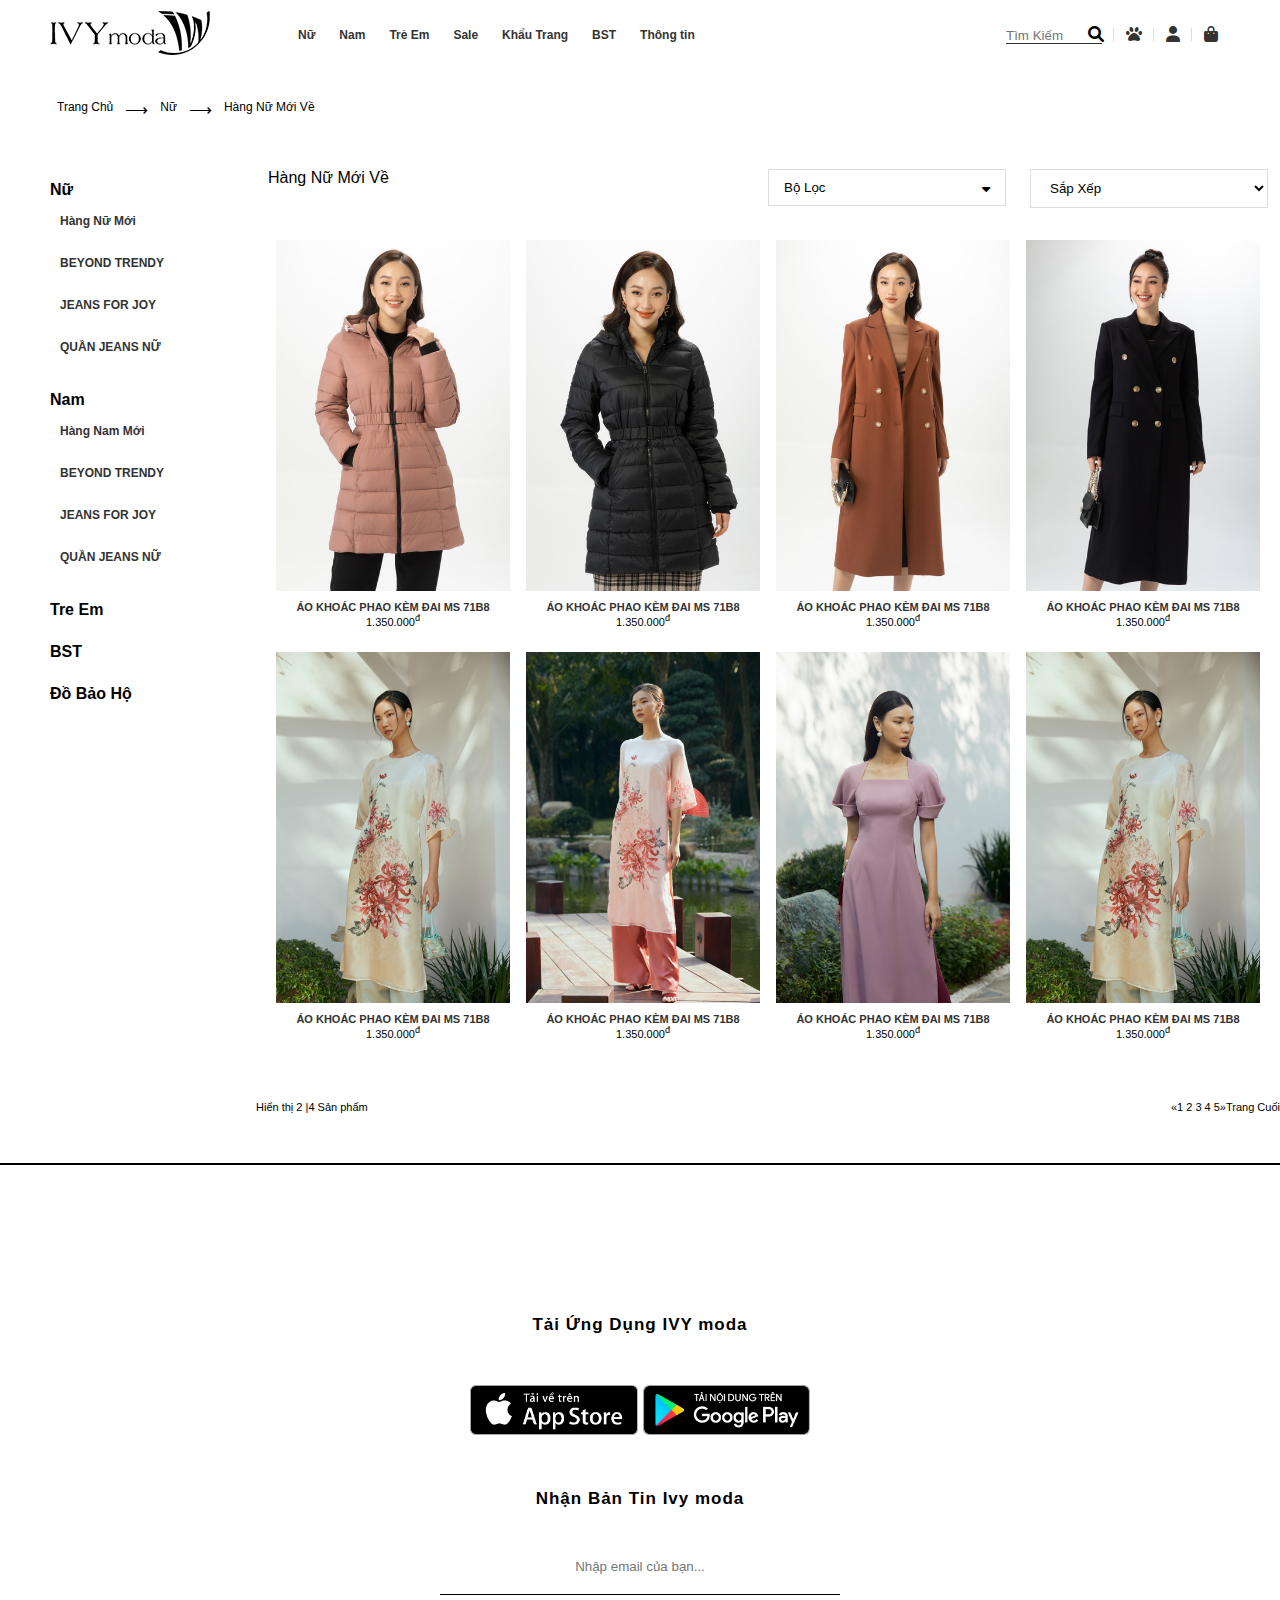
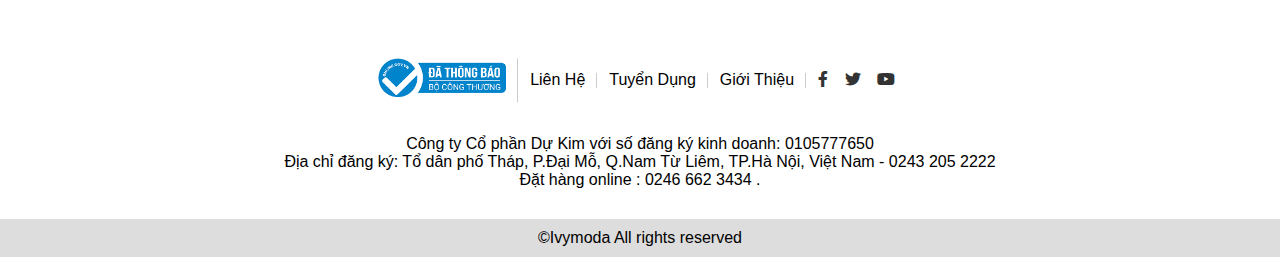
<file: cartegory.html>
<!DOCTYPE html>
<html lang="en">
<head>
    <meta charset="UTF-8">
    <meta http-equiv="X-UA-Compatible" content="IE=edge">
    <meta name="viewport" content="width=device-width, initial-scale=1.0">
    <link rel="stylesheet" href="./css/all.min.css">
    <link rel="stylesheet" href="./mainstyle.css">
    <title>IVY moda</title>
</head>
<body>
 <header>
     <div class="logo">
       <a href="index.html"> <img src="./images/logo.png"></a>
     </div>
     <div class="menu">
        <li><a href="">Nữ</a>
        <ul class="sub-menu" >
            <li><a href="">Hàng Mới Về</a></li>
            <li><a href="">Collection</a></li>
            <li><a href="">Áo</a>
                <ul>
                    <li><a href=""> Áo Sơ Mi</a></li>
                    <li><a href=""> Áo Len Nữ</a></li>
                    <li><a href=""> Áo Thun Nữ</a></li>
                    <li><a href=""> Áo Vest Nữ</a></li>
                    <li><a href=""> Áo Khoác Nữ</a></li>
                </ul>
            </li>
            <li><a href="">Quần Nữ</a>
                <ul>
                    <li><a href=""> Quần Jeans Nữ</a></li>
                    <li><a href=""> Quần Lửng/Short Nữ</a></li>
                    <li><a href=""> Quần Dài Nữ</a></li>
                </ul>
            </li>
        </ul>
        </li>
        <li><a href="">Nam</a></li>
        <li><a href="">Trẻ Em</a></li>
        <li><a href="">Sale</a></li>
        <li><a href="">Khẩu Trang</a></li>
        <li><a href="">BST</a></li>
        <li><a href="">Thông tin</a></li>
     </div>
     <div class="other">
        <li><input placeholder="Tìm Kiếm" type="text"><i class="fa-solid fa-magnifying-glass"></i></li>
        <li><a class="fa fa-paw" href=""></a></li>
        <li><a class="fa fa-user" href=""></a></li>
        <li><a class="fa fa-shopping-bag" href=""></a></li>
     </div>
 </header>
 <section id="Slider">
        <div class="cartegory">
            <div class="container">
                <div class="cartegory-top row">
                    <p>Trang Chủ</p><span>&#10230;</span> <p> Nữ </p> <span>&#10230;</span> <p>Hàng Nữ Mới Về</p>
                </div>
            </div>
        </div>
        <div class="container">
            <div class="row">
                <div class="cartegory-left ">
                    <ul>
                        <li class="cartegory-left-li block"><a href="#">Nữ</a>
                            <ul>
                                <li><a href="">Hàng Nữ Mới</a></li>
                                <li><a href="">BEYOND TRENDY</a></li>
                                <li><a href="">JEANS FOR JOY</a></li>
                                <li><a href="">QUẦN JEANS NỮ</a></li>
                            </ul>
                        </li>
                        <li class="cartegory-left-li block"><a href="#">Nam</a>
                            <ul>
                                <li><a href="">Hàng Nam Mới</a></li>
                                <li><a href="">BEYOND TRENDY</a></li>
                                <li><a href="">JEANS FOR JOY</a></li>
                                <li><a href="">QUẦN JEANS NỮ</a></li>
                            </ul>
                        </li>
                        <li class="cartegory-left-li"><a href="">Tre Em</a></li>
                        <li class="cartegory-left-li"><a href="">BST</a></li>
                        <li class="cartegory-left-li"><a href="">Đồ Bảo Hộ</a></li>
                    </ul>
                </div>
                <div class="cartegory-right row">
                    <div class="cartegory-right-top-item">
                        <p>Hàng Nữ Mới Về</p>
                    </div>
                    <div class="cartegory-right-top-item">
                        <button><span>Bộ Lọc</span><i class="fas fa-sort-down"></i></button>
                    </div>
                    <div class="cartegory-right-top-item">
                        <select name="" id="">
                            <option value="">Sắp Xếp</option>
                            <option value="">Giá Cao Đến Thấp</option>
                            <option value="">Giá Thấp đến Cao</option>
                        </select>
                    </div>
                    <div class="cartegory-right-content row">
                        <div class="cartegory-right-content-item">
                            <a href="product.html"><img src="./images/sp1.jpg" alt=""></a>
                            <a href="product.html"><h1>ÁO KHOÁC PHAO KÈM ĐAI MS 71B8</h1></a>
                            <p>1.350.000<sup>đ</sup></p>
                        </div>
                        <div class="cartegory-right-content-item">
                            <img src="./images/sp2.jpg" alt="">
                            <h1>ÁO KHOÁC PHAO KÈM ĐAI MS 71B8</h1>
                            <p>1.350.000<sup>đ</sup></p>
                        </div>
                        <div class="cartegory-right-content-item">
                            <img src="./images/sp3.jpg" alt="">
                            <h1>ÁO KHOÁC PHAO KÈM ĐAI MS 71B8</h1>
                            <p>1.350.000<sup>đ</sup></p>
                        </div>
                        <div class="cartegory-right-content-item">
                            <img src="./images/sp4.jpg" alt="">
                            <h1>ÁO KHOÁC PHAO KÈM ĐAI MS 71B8</h1>
                            <p>1.350.000<sup>đ</sup></p>
                        </div>
                        <div class="cartegory-right-content-item">
                            <img src="./images/sp5.jpg" alt="">
                            <h1>ÁO KHOÁC PHAO KÈM ĐAI MS 71B8</h1>
                            <p>1.350.000<sup>đ</sup></p>
                        </div>
                        <div class="cartegory-right-content-item">
                            <img src="./images/sp6.jpg" alt="">
                            <h1>ÁO KHOÁC PHAO KÈM ĐAI MS 71B8</h1>
                            <p>1.350.000<sup>đ</sup></p>
                        </div>
                        <div class="cartegory-right-content-item">
                            <img src="./images/sp7.webp" alt="">
                            <h1>ÁO KHOÁC PHAO KÈM ĐAI MS 71B8</h1>
                            <p>1.350.000<sup>đ</sup></p>
                        </div>
                        <div class="cartegory-right-content-item">
                            <img src="./images/sp5.jpg" alt="">
                            <h1>ÁO KHOÁC PHAO KÈM ĐAI MS 71B8</h1>
                            <p>1.350.000<sup>đ</sup></p>
                        </div>
                    </div>


                    <div class="category-right-bottom row">
                        <div class="category-right-bottom-items">
                            <p>Hiển thị 2 <span>|</span>4 Sản phẩm</p>
                        </div>
                        <div class="category-right-bottom-items">
                            <p><span>&#171;</span>1 2 3 4 5<span>&#187;</span>Trang Cuối</p>
                        </div>
                    </div>
                </div>
                
            </div>
        </div>
</section>
 <section class="app-container">
     <p>Tải Ứng Dụng IVY moda</p>
     <div class="app-google">
         <a href="https://apps.apple.com/app/id1430094474?fbclid=IwAR3xAzj-xTmtj35aQUB8KhTLk1zFgyw2zssisSyn9qkRA6w4fgt6kI7j8Q8"><img src="./images/appstore.jpg" alt=""></a>
         <img src="./images/googleplay.jpg" alt="">
     </div>
    <p>Nhận Bản Tin Ivy moda</p>
    <input type="text" placeholder="Nhập email của bạn...">
 </section>
 <div class="footer-top">
     <li><a href=""><img src="./images/dathongbao.png" alt=""></a></li>
     <li><a href=""></a>Liên Hệ</li>
     <li><a href=""></a>Tuyển Dụng</li>
     <li><a href=""></a>Giới Thiệu</li>
     <li>
         <a href="" class="fab fa-facebook-f"></a>
         <a href=""class="fab fa-twitter"></a>
         <a href=""class="fab fa-youtube"></a>
     </li>
 </div>
<div class="footer-center">
    <p>
        Công ty Cổ phần Dự Kim với số đăng ký kinh doanh: 0105777650 <br>
        Địa chỉ đăng ký: Tổ dân phố Tháp, P.Đại Mỗ, Q.Nam Từ Liêm, TP.Hà Nội, Việt Nam - 0243 205 2222 <br>
        Đặt hàng online : <span>0246 662 3434</span> .
        </p>
</div>
<div class="footer-bottom">
    ©Ivymoda All rights reserved
</div>
</body>
<script>
    const itemsliderbar = document.querySelectorAll(".cartegory-left-li")
    itemsliderbar.forEach(function(menu,index){
        menu.addEventListener("click",function(){
            menu.classList.toggle("block")
        })
    })
</script>
</html>
</file>
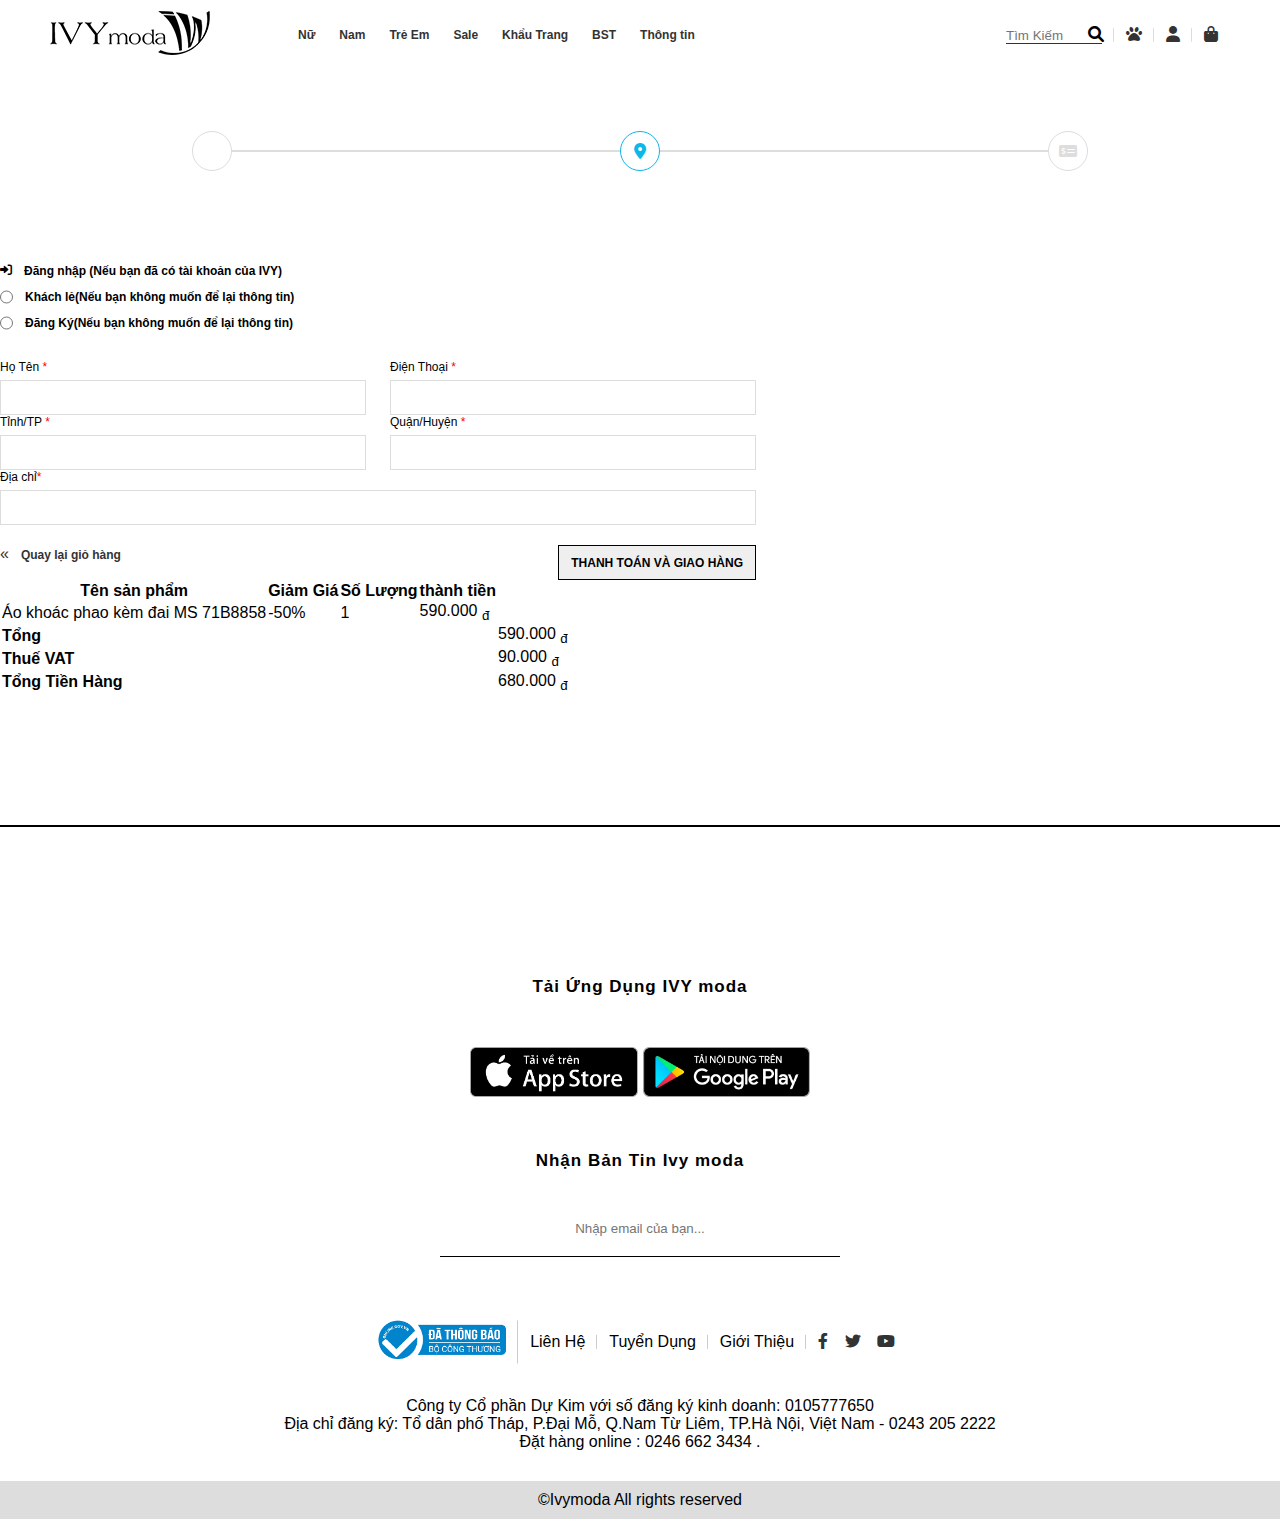
<file: delevery.html>
<!DOCTYPE html>
<html lang="en">
<head>
    <meta charset="UTF-8">
    <meta http-equiv="X-UA-Compatible" content="IE=edge">
    <meta name="viewport" content="width=device-width, initial-scale=1.0">
    <link rel="stylesheet" href="./css/all.min.css">
    <link rel="stylesheet" href="./mainstyle.css">
    <title>IVY moda</title>
</head>
<body>
 <header>
     <div class="logo">
       <a href="index.html"> <img src="./images/logo.png"></a>
     </div>
     <div class="menu">
        <li><a href="">Nữ</a>
        <ul class="sub-menu" >
            <li><a href="">Hàng Mới Về</a></li>
            <li><a href="">Collection</a></li>
            <li><a href="">Áo</a>
                <ul>
                    <li><a href=""> Áo Sơ Mi</a></li>
                    <li><a href=""> Áo Len Nữ</a></li>
                    <li><a href=""> Áo Thun Nữ</a></li>
                    <li><a href=""> Áo Vest Nữ</a></li>
                    <li><a href=""> Áo Khoác Nữ</a></li>
                </ul>
            </li>
            <li><a href="">Quần Nữ</a>
                <ul>
                    <li><a href=""> Quần Jeans Nữ</a></li>
                    <li><a href=""> Quần Lửng/Short Nữ</a></li>
                    <li><a href=""> Quần Dài Nữ</a></li>
                </ul>
            </li>
        </ul>
        </li>
        <li><a href="">Nam</a></li>
        <li><a href="">Trẻ Em</a></li>
        <li><a href="">Sale</a></li>
        <li><a href="">Khẩu Trang</a></li>
        <li><a href="">BST</a></li>
        <li><a href="">Thông tin</a></li>
     </div>
     <div class="other">
        <li><input placeholder="Tìm Kiếm" type="text"><i class="fa-solid fa-magnifying-glass"></i></li>
        <li><a class="fa fa-paw" href=""></a></li>
        <li><a class="fa fa-user" href=""></a></li>
        <li><a class="fa fa-shopping-bag" href=""></a></li>
     </div>
 </header>
 <section id="Slider">
    <section class="delivery">
        <div class="container">
            <div class="delivery-top-wrap">
                <div class="delivery-top">
                    <div class="delivery-top-delivery delivery-top-item">
                        <i class="fas fa-shopping-delevery"></i>
                    </div>
                    <div class="delivery-top-address delivery-top-item">
                        <i class="fas fa-map-marker-alt"></i>
                    </div>
                    <div class="delivery-top-payment  delivery-top-item">
                        <i class="fas fa-money-check-alt "></i>
                    </div>
                </div>
            </div>
        </div>
        <div class="container">
            <div class="delivery-content row">
                <div class="delivery-content-left"> 
                    <div class="delivery-content-left-dangnhap row">
                        <i class="fas fa-sign-in-alt"></i>
                        <p>Đăng nhập (Nếu bạn đã có tài khoản của IVY)</p>
                    </div>
                    <div class="delivery-content-left-khachle row">
                        <input type="radio" name="loaikhach" type="radio" value="khachle">
                        <p><span style="font-weight: bold;">Khách lẻ</span>(Nếu bạn không muốn để lại thông tin)</p>
                    </div>
                    <div class="delivery-content-left-dangky row">
                        <input name="loaikhach" type="radio" >
                        <p><span style="font-weight: bold;">Đăng Ký</span>(Nếu bạn không muốn để lại thông tin)</p>
                    </div>
                    <div class="delivery-content-left-input-top row">
                        <div class="delivery-content-left-input-top-item">
                            <label for="">Họ Tên <span style="color: red;">*</span></label>
                            <input type="text">
                        </div>
                        <div class="delivery-content-left-input-top-item">
                            <label for="">Điện Thoại <span style="color: red;">*</span></label>
                            <input type="text">
                        </div>
                        <div class="delivery-content-left-input-top-item">
                            <label for="">Tỉnh/TP <span style="color: red;">*</span></label>
                            <input type="text">
                        </div>
                        <div class="delivery-content-left-input-top-item">
                            <label for="">Quận/Huyện <span style="color: red;">*</span></label>
                            <input type="text">
                        </div>
                    </div>
                    <div class="delivery-content-left-input-bottom">
                        <label for="">Địa chỉ<span style="color: red;">*</span></label>
                            <input type="text">
                    </div>
                   <div class="delivery-content-left-button row">
                       <a href=""><span>&#171;</span><p>Quay lại giỏ hàng</p></a>
                       <button><p style="font-weight: bold;">THANH TOÁN VÀ GIAO HÀNG</p></button>
                   </div> 
                </div>

                <div class="delivery-content-right">
                    <table>
                        <tr>
                            <th>Tên sản phẩm</th>
                            <th>Giảm Giá</th>
                            <th>Số Lượng</th>
                            <th>thành tiền</th>
                        </tr>
                        <tr>
                            <td>Áo khoác phao kèm đai MS 71B8858</td>
                            <td>-50%</td>
                            <td>1</td>
                            <td><p>590.000 <sub>đ</sub></p></td>
                        </tr>
                        <tr>
                            <td style="font-weight: bold;" colspan="3">Tổng</td>
                            <td style="font-weight: bold;" ><td><p>590.000 <sub>đ</sub></p></td></td>
                        </tr>
                        <tr>
                            <td style="font-weight: bold;" colspan="3">Thuế VAT</td>
                            <td style="font-weight: bold;" ><td><p>90.000 <sub>đ</sub></p></td></td>
                        </tr>
                        <tr>
                            <td style="font-weight: bold;" colspan="3">Tổng Tiền Hàng</td>
                            <td style="font-weight: bold;"><td><p>680.000 <sub>đ</sub></p></td></td>
                        </tr>
                    </table>
                </div>
            </div>
            
        </div>
    </section>
</section>

<section class="app-container">
    <p>Tải Ứng Dụng IVY moda</p>
    <div class="app-google">
        <a href="https://apps.apple.com/app/id1430094474?fbclid=IwAR3xAzj-xTmtj35aQUB8KhTLk1zFgyw2zssisSyn9qkRA6w4fgt6kI7j8Q8"><img src="./images/appstore.jpg" alt=""></a>
        <img src="./images/googleplay.jpg" alt="">
    </div>
   <p>Nhận Bản Tin Ivy moda</p>
   <input type="text" placeholder="Nhập email của bạn...">
</section>
<div class="footer-top">
    <li><a href=""><img src="./images/dathongbao.png" alt=""></a></li>
    <li><a href=""></a>Liên Hệ</li>
    <li><a href=""></a>Tuyển Dụng</li>
    <li><a href=""></a>Giới Thiệu</li>
    <li>
        <a href="" class="fab fa-facebook-f"></a>
        <a href=""class="fab fa-twitter"></a>
        <a href=""class="fab fa-youtube"></a>
    </li>
</div>
<div class="footer-center">
   <p>
       Công ty Cổ phần Dự Kim với số đăng ký kinh doanh: 0105777650 <br>
       Địa chỉ đăng ký: Tổ dân phố Tháp, P.Đại Mỗ, Q.Nam Từ Liêm, TP.Hà Nội, Việt Nam - 0243 205 2222 <br>
       Đặt hàng online : <span>0246 662 3434</span> .
       </p>
</div>
<div class="footer-bottom">
   ©Ivymoda All rights reserved
</div>
</body>

</html>
</file>
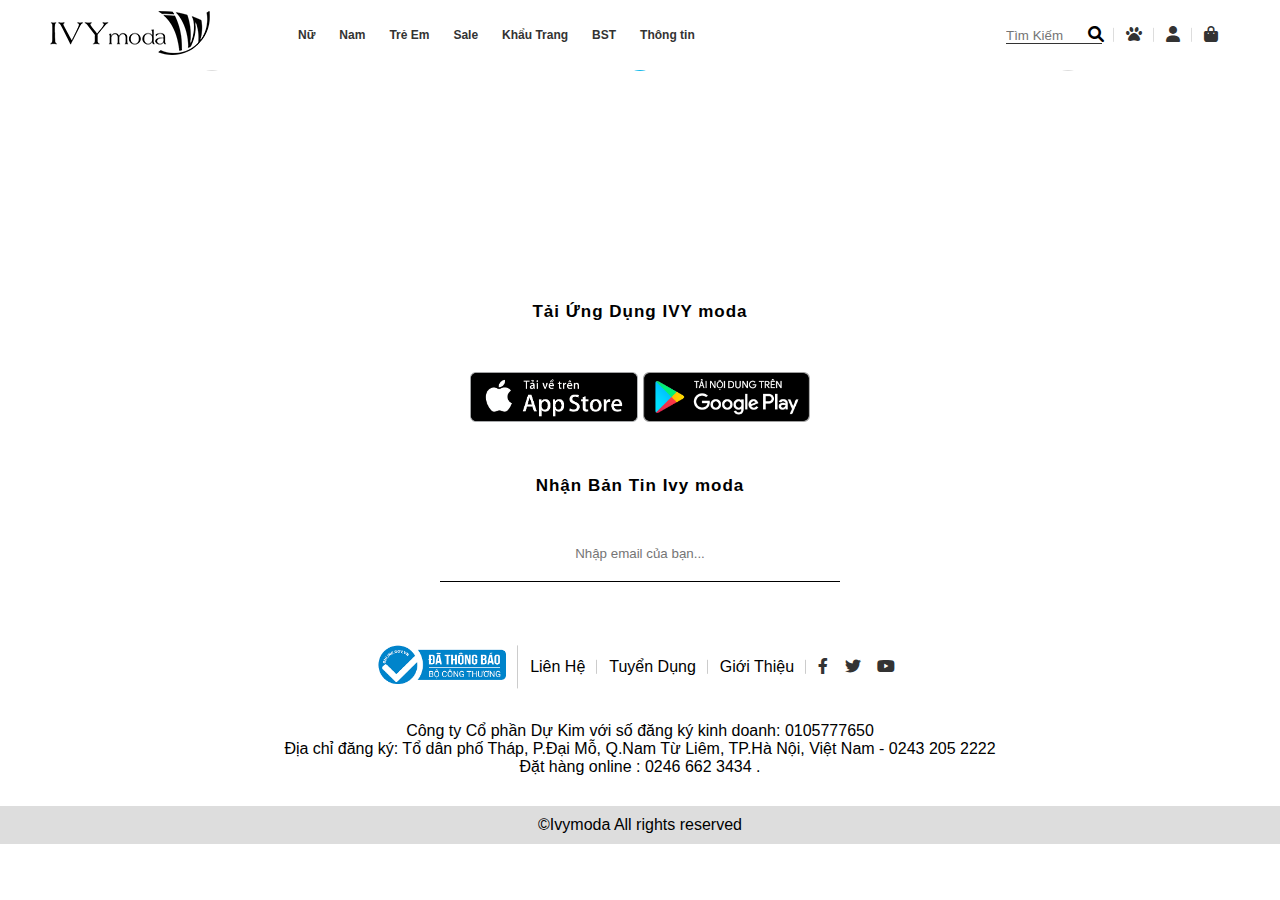
<file: payment.html>
<!DOCTYPE html>
<html lang="en">
<head>
    <meta charset="UTF-8">
    <meta http-equiv="X-UA-Compatible" content="IE=edge">
    <meta name="viewport" content="width=device-width, initial-scale=1.0">
    <link rel="stylesheet" href="./css/all.min.css">
    <link rel="stylesheet" href="./mainstyle.css">
    <title>IVY moda</title>
</head>
<body>
 <header>
     <div class="logo">
       <a href="index.html"> <img src="./images/logo.png"></a>
     </div>
     <div class="menu">
        <li><a href="">Nữ</a>
        <ul class="sub-menu" >
            <li><a href="">Hàng Mới Về</a></li>
            <li><a href="">Collection</a></li>
            <li><a href="">Áo</a>
                <ul>
                    <li><a href=""> Áo Sơ Mi</a></li>
                    <li><a href=""> Áo Len Nữ</a></li>
                    <li><a href=""> Áo Thun Nữ</a></li>
                    <li><a href=""> Áo Vest Nữ</a></li>
                    <li><a href=""> Áo Khoác Nữ</a></li>
                </ul>
            </li>
            <li><a href="">Quần Nữ</a>
                <ul>
                    <li><a href=""> Quần Jeans Nữ</a></li>
                    <li><a href=""> Quần Lửng/Short Nữ</a></li>
                    <li><a href=""> Quần Dài Nữ</a></li>
                </ul>
            </li>
        </ul>
        </li>
        <li><a href="">Nam</a></li>
        <li><a href="">Trẻ Em</a></li>
        <li><a href="">Sale</a></li>
        <li><a href="">Khẩu Trang</a></li>
        <li><a href="">BST</a></li>
        <li><a href="">Thông tin</a></li>
     </div>
     <div class="other">
        <li><input placeholder="Tìm Kiếm" type="text"><i class="fa-solid fa-magnifying-glass"></i></li>
        <li><a class="fa fa-paw" href=""></a></li>
        <li><a class="fa fa-user" href=""></a></li>
        <li><a class="fa fa-shopping-bag" href=""></a></li>
     </div>
    </header>
<section class="payment">
    <div class="container">
        <div class="delivery-top-wrap">
            <div class="delivery-top">
                <div class="delivery-top-delivery delivery-top-item">
                    <i class="fas fa-shopping-cart"></i>
                </div>
                <div class="delivery-top-address delivery-top-item">
                    <i class="fas fa-map-marker-alt"></i>
                </div>
                <div class="delivery-top-payment  delivery-top-item">
                    <i class="fas fa-money-check-alt "></i>
                </div>
            </div>
        </div>
    </div>
</section>
<section class="app-container">
    <p>Tải Ứng Dụng IVY moda</p>
    <div class="app-google">
        <a href="https://apps.apple.com/app/id1430094474?fbclid=IwAR3xAzj-xTmtj35aQUB8KhTLk1zFgyw2zssisSyn9qkRA6w4fgt6kI7j8Q8"><img src="./images/appstore.jpg" alt=""></a>
        <img src="./images/googleplay.jpg" alt="">
    </div>
   <p>Nhận Bản Tin Ivy moda</p>
   <input type="text" placeholder="Nhập email của bạn...">
</section>
<div class="footer-top">
    <li><a href=""><img src="./images/dathongbao.png" alt=""></a></li>
    <li><a href=""></a>Liên Hệ</li>
    <li><a href=""></a>Tuyển Dụng</li>
    <li><a href=""></a>Giới Thiệu</li>
    <li>
        <a href="" class="fab fa-facebook-f"></a>
        <a href=""class="fab fa-twitter"></a>
        <a href=""class="fab fa-youtube"></a>
    </li>
</div>
<div class="footer-center">
   <p>
       Công ty Cổ phần Dự Kim với số đăng ký kinh doanh: 0105777650 <br>
       Địa chỉ đăng ký: Tổ dân phố Tháp, P.Đại Mỗ, Q.Nam Từ Liêm, TP.Hà Nội, Việt Nam - 0243 205 2222 <br>
       Đặt hàng online : <span>0246 662 3434</span> .
       </p>
</div>
<div class="footer-bottom">
   ©Ivymoda All rights reserved
</div>
</body>

</html>
</file>
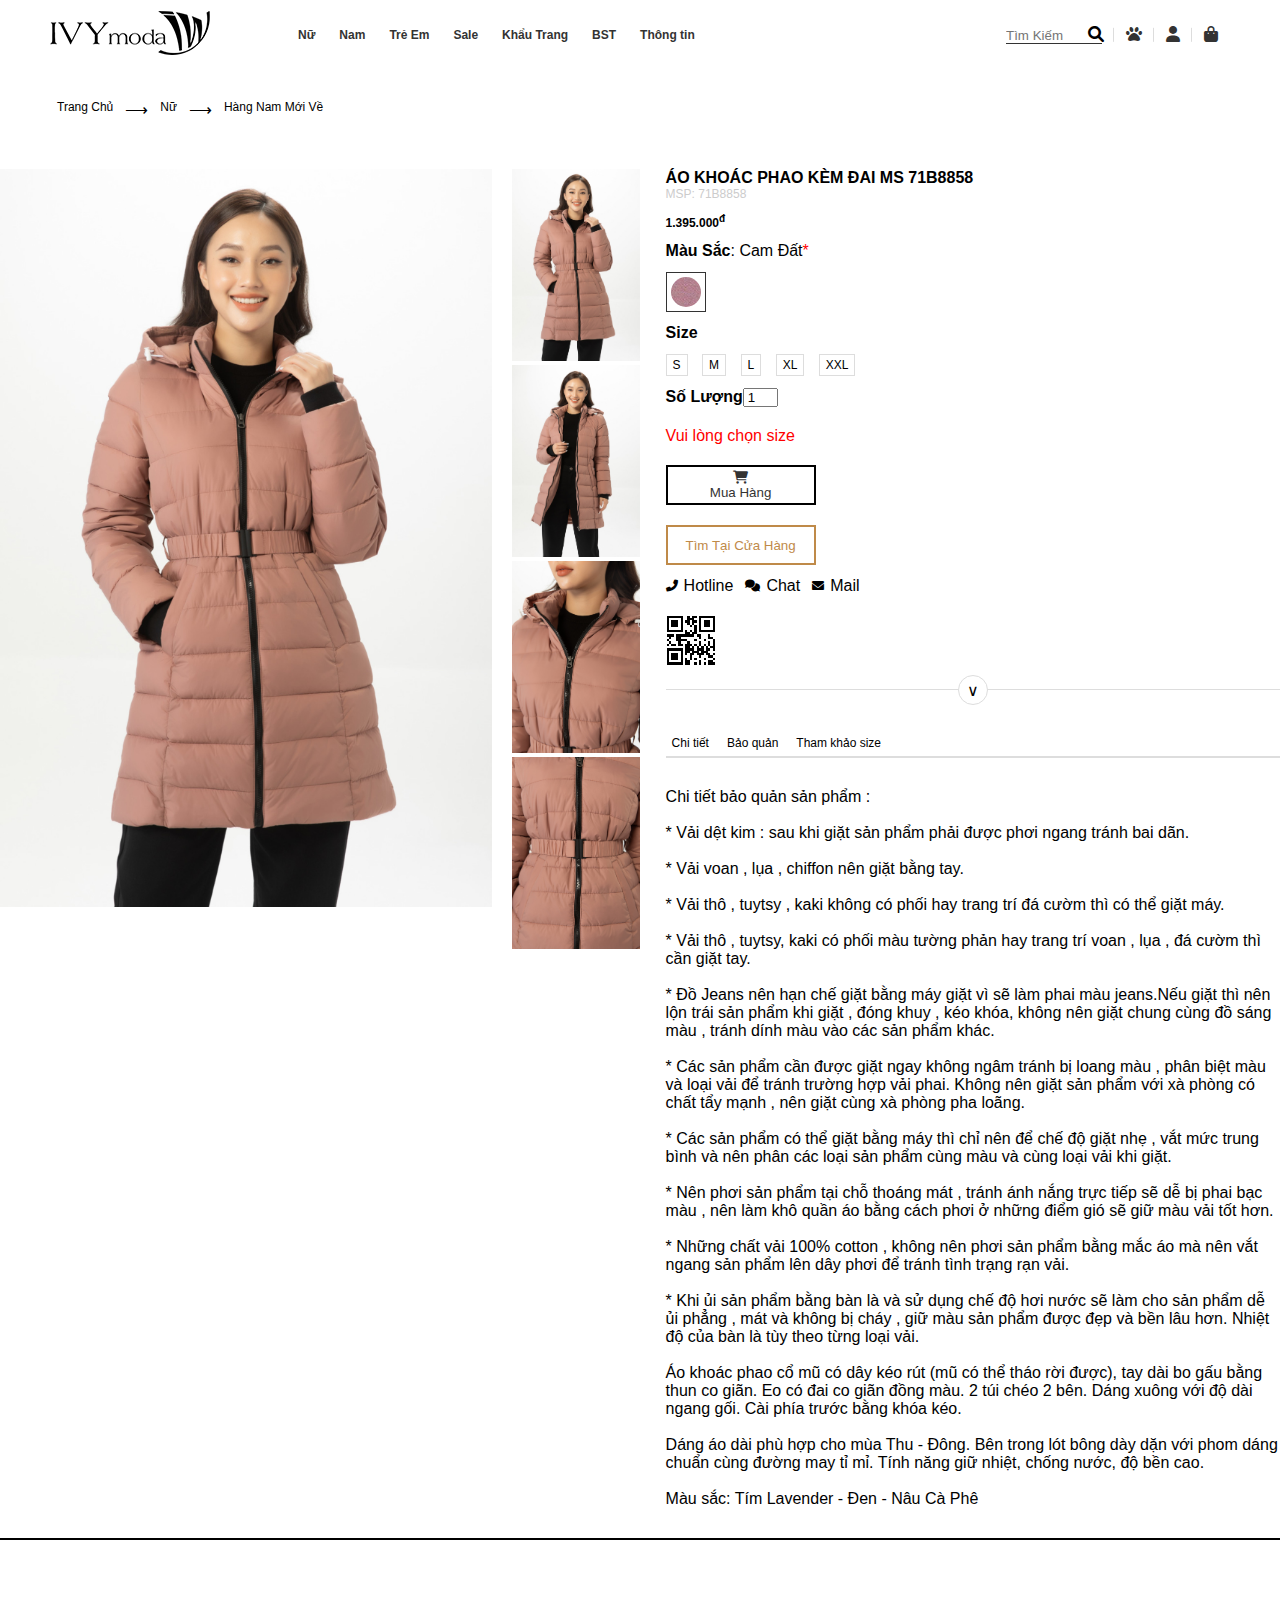
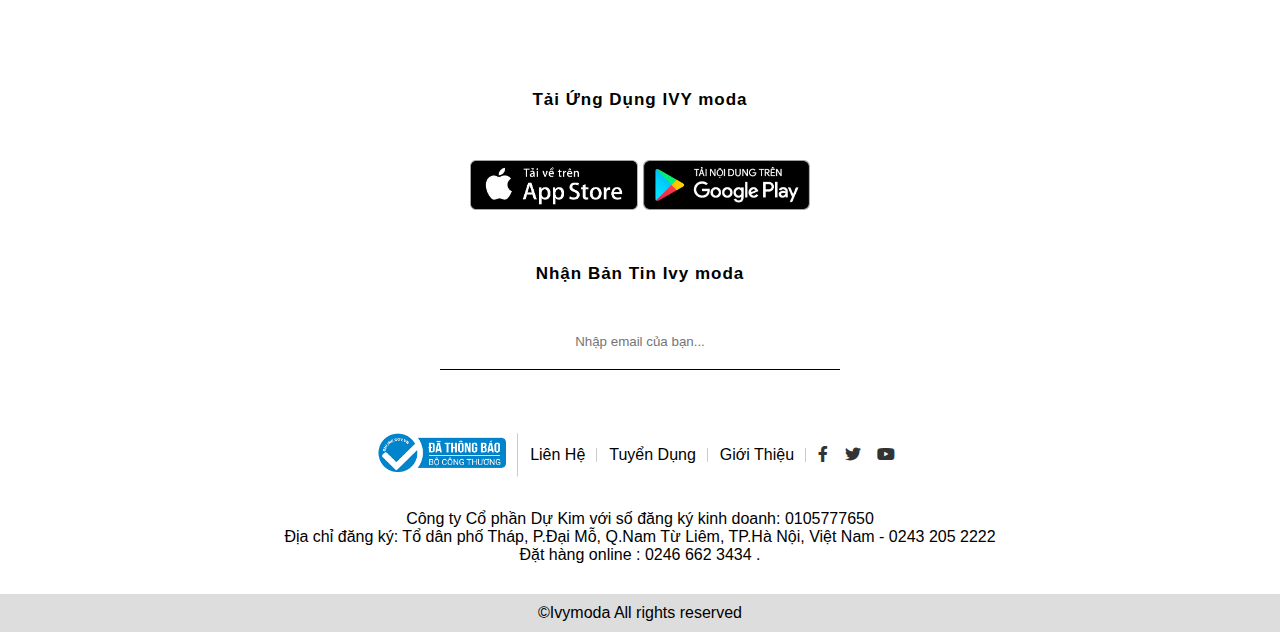
<file: product.html>
<!DOCTYPE html>
<html lang="en">
<head>
    <meta charset="UTF-8">
    <meta http-equiv="X-UA-Compatible" content="IE=edge">
    <meta name="viewport" content="width=device-width, initial-scale=1.0">
    <link rel="stylesheet" href="./css/all.min.css">
    <link rel="stylesheet" href="./mainstyle.css">
    <title>IVY moda</title>
</head>
<body>
 <header>
     <div class="logo">
       <a href="index.html"> <img src="./images/logo.png"></a>
     </div>
     <div class="menu">
        <li><a href="">Nữ</a>
        <ul class="sub-menu" >
            <li><a href="">Hàng Mới Về</a></li>
            <li><a href="">Collection</a></li>
            <li><a href="">Áo</a>
                <ul>
                    <li><a href=""> Áo Sơ Mi</a></li>
                    <li><a href=""> Áo Len Nữ</a></li>
                    <li><a href=""> Áo Thun Nữ</a></li>
                    <li><a href=""> Áo Vest Nữ</a></li>
                    <li><a href=""> Áo Khoác Nữ</a></li>
                </ul>
            </li>
            <li><a href="">Quần Nữ</a>
                <ul>
                    <li><a href=""> Quần Jeans Nữ</a></li>
                    <li><a href=""> Quần Lửng/Short Nữ</a></li>
                    <li><a href=""> Quần Dài Nữ</a></li>
                </ul>
            </li>
        </ul>
        </li>
        <li><a href="">Nam</a></li>
        <li><a href="">Trẻ Em</a></li>
        <li><a href="">Sale</a></li>
        <li><a href="">Khẩu Trang</a></li>
        <li><a href="">BST</a></li>
        <li><a href="">Thông tin</a></li>
     </div>
     <div class="other">
        <li><input placeholder="Tìm Kiếm" type="text"><i class="fa-solid fa-magnifying-glass"></i></li>
        <li><a class="fa fa-paw" href=""></a></li>
        <li><a class="fa fa-user" href=""></a></li>
        <li><a class="fa fa-shopping-bag" href=""></a></li>
     </div>
 </header>
 <section id="Slider">
    <div class="cartegory">
        <div class="container">
            <div class="cartegory-top row">
                <p>Trang Chủ</p><span>&#10230;</span> <p> Nữ </p> <span>&#10230;</span> <p>Hàng Nam Mới Về</p>
            </div>
        </div>
    </div>
        <div class="product-content row">
            <div class="product-content-left row">
                <div class="product-content-left-big-img">
                    <img src="./images/sp1.2.jpg" alt="">
                </div>
                <div class="product-content-left-small-img">
                    <img src="./images/sp1.2.jpg" alt="">
                    <img src="./images/sp1.3.jpg" alt="">
                    <img src="./images/sp1.4.jpg" alt="">
                    <img src="./images/sp1.5.jpg" alt="">
                </div>
            </div>
            <div class="product-content-right">
                <div class="product-content-right-product-name">
                    <h1>ÁO KHOÁC PHAO KÈM ĐAI MS 71B8858</h1>
                    <p>MSP: 71B8858</p>
                </div>
                <div class="product-content-right-product-price">
                    <p>1.395.000<sup>đ</sup></p>
                </div>
                <div class="product-content-right-product-corlor">
                    <p><span style="font-weight: bold;">Màu Sắc</span>: Cam Đất<span style="color: red;">*</span></p>
                </div>
                <div class="product-content-right-product-corlor-img">
                    <img src="./images/corlor.webp" alt="">
                </div>
                <div class="product-content-right-product-size">
                    <p style="font-weight:bold;">Size</p>
                    <div class="size">
                        <span>S</span>
                        <span>M</span>
                        <span>L</span>
                        <span>XL</span>
                        <span>XXL</span>
                    </div>
                </div>
                <div class="quantily">
                    <p style="font-weight:bold;">Số Lượng</p>
                    <input type="number" min="0" value="1">
                  
                </div>
                <p style="color: red;">Vui lòng chọn size </p>
                <div class="product-content-right-product-button">
                    <button><a href="./cart.html"><i class="fas fa-shopping-cart"></i><p>Mua Hàng</p></button></a>
                    <button>Tìm Tại Cửa Hàng</button>
                </div>
                <div class="product-content-right-product-icon">
                    <div class="product-content-right-product-icon-item">
                        <i class="fa-solid fa-phone-flip"></i><p>Hotline</p>
                    </div>
                    <div class="product-content-right-product-icon-item">
                        <i class="fa-solid fa-comments"></i><p>Chat</p>
                    </div>
                    <div class="product-content-right-product-icon-item">
                        <i class="fa-solid fa-envelope"></i><p>Mail</p>
                    </div>
                </div>
                <div class="product-content-right-product-QR">
                    <img src="./images/qr.png" alt="">
                </div>
                <div class="product-content-right-bottom">
                    <div class="product-content-right-bottom-top">
                        &#8744;
                    </div>
                    <div class="product-content-right-bottom-content-big">
                        <div class="product-content-right-bottom-content-title row">
                            <div class="product-content-right-bottom-content-title-item chitiet">
                                    <p>Chi tiết</p>
                            </div>
                            <div class="product-content-right-bottom-content-title-item baoquan">
                                    <p>Bảo quản</p>
                            </div>
                            <div class="product-content-right-bottom-content-title-item">
                                    <p>Tham khảo size</p>
                            </div>
                        </div>
                        <div class="product-content-right-bottom-content">
                            <div class="product-content-right-bottom-content-baoquan">
                                Áo khoác phao cổ mũ có dây kéo rút (mũ có thể tháo rời được), tay dài bo gấu bằng thun co giãn. Eo có đai co giãn đồng màu. 2 túi chéo 2 bên. Dáng xuông với độ dài ngang gối. Cài phía trước bằng khóa kéo. <br> <br>

                                Dáng áo dài phù hợp cho mùa Thu - Đông. Bên trong lót bông dày dặn với phom dáng chuẩn cùng đường may tỉ mỉ. Tính năng giữ nhiệt, chống nước, độ bền cao. <br> <br>
                                
                                Màu sắc: Tím Lavender -  Đen - Nâu Cà Phê
                            </div>
                            <div class="product-content-right-bottom-content-chitiet">
                                Chi tiết bảo quản sản phẩm : <br><br>

                                * Vải dệt kim : sau khi giặt sản phẩm phải được phơi ngang tránh bai dãn. <br> <br>
                                
                                * Vải voan , lụa , chiffon nên giặt bằng tay. <br> <br>
                                
                                * Vải thô , tuytsy , kaki không có phối hay trang trí đá cườm thì có thể giặt máy. <br> <br>
                                
                                * Vải thô , tuytsy, kaki có phối màu tường phản hay trang trí voan , lụa , đá cườm thì cần giặt tay. <br> <br>
                                
                                * Đồ Jeans nên hạn chế giặt bằng máy giặt vì sẽ làm phai màu jeans.Nếu giặt thì nên lộn trái sản phẩm khi giặt , đóng khuy , kéo khóa, không nên giặt chung cùng đồ sáng màu , tránh dính màu vào các sản phẩm khác. <br> <br>
                                
                                * Các sản phẩm cần được giặt ngay không ngâm tránh bị loang màu , phân biệt màu và loại vải để tránh trường hợp vải phai. Không nên giặt sản phẩm với xà phòng có chất tẩy mạnh , nên giặt cùng xà phòng pha loãng. <br> <br>
                                
                                * Các sản phẩm có thể giặt bằng máy thì chỉ nên để chế độ giặt nhẹ , vắt mức trung bình và nên phân các loại sản phẩm cùng màu và cùng loại vải khi giặt. <br> <br>
                                
                                * Nên phơi sản phẩm tại chỗ thoáng mát , tránh ánh nắng trực tiếp sẽ dễ bị phai bạc màu , nên làm khô quần áo bằng cách phơi ở những điểm gió sẽ giữ màu vải tốt hơn. <br> <br>
                                
                                * Những chất vải 100% cotton , không nên phơi sản phẩm bằng mắc áo mà nên vắt ngang sản phẩm lên dây phơi để tránh tình trạng rạn vải. <br> <br>
                                
                                * Khi ủi sản phẩm bằng bàn là và sử dụng chế độ hơi nước sẽ làm cho sản phẩm dễ ủi phẳng , mát và không bị cháy , giữ màu sản phẩm được đẹp và bền lâu hơn. Nhiệt độ của bàn là tùy theo từng loại vải. <br> <br>
                                Áo khoác phao cổ mũ có dây kéo rút (mũ có thể tháo rời được), tay dài bo gấu bằng thun co giãn. Eo có đai co giãn đồng màu. 2 túi chéo 2 bên. Dáng xuông với độ dài ngang gối. Cài phía trước bằng khóa kéo. <br> <br>

Dáng áo dài phù hợp cho mùa Thu - Đông. Bên trong lót bông dày dặn với phom dáng chuẩn cùng đường may tỉ mỉ. Tính năng giữ nhiệt, chống nước, độ bền cao. <br> <br>

Màu sắc: Tím Lavender -  Đen - Nâu Cà Phê
                            </div>
                        </div>
                    </div>
                </div>
            </div>
        </div>
    </div>
</section>

<section class="app-container">
    <p>Tải Ứng Dụng IVY moda</p>
    <div class="app-google">
        <a href="https://apps.apple.com/app/id1430094474?fbclid=IwAR3xAzj-xTmtj35aQUB8KhTLk1zFgyw2zssisSyn9qkRA6w4fgt6kI7j8Q8"><img src="./images/appstore.jpg" alt=""></a>
        <img src="./images/googleplay.jpg" alt="">
    </div>
   <p>Nhận Bản Tin Ivy moda</p>
   <input type="text" placeholder="Nhập email của bạn...">
</section>
<div class="footer-top">
    <li><a href=""><img src="./images/dathongbao.png" alt=""></a></li>
    <li><a href=""></a>Liên Hệ</li>
    <li><a href=""></a>Tuyển Dụng</li>
    <li><a href=""></a>Giới Thiệu</li>
    <li>
        <a href="" class="fab fa-facebook-f"></a>
        <a href=""class="fab fa-twitter"></a>
        <a href=""class="fab fa-youtube"></a>
    </li>
</div>
<div class="footer-center">
   <p>
       Công ty Cổ phần Dự Kim với số đăng ký kinh doanh: 0105777650 <br>
       Địa chỉ đăng ký: Tổ dân phố Tháp, P.Đại Mỗ, Q.Nam Từ Liêm, TP.Hà Nội, Việt Nam - 0243 205 2222 <br>
       Đặt hàng online : <span>0246 662 3434</span> .
       </p>
</div>
<div class="footer-bottom">
   ©Ivymoda All rights reserved
</div>
</body>
</html>
<script>
    const bigImg = document.querySelector(".product-content-left-big-img img")
    const smalImg = document.querySelectorAll(".product-content-left-small-img img")
    smalImg.forEach(function(imgItem,X){ 
        imgItem.addEventListener("click",function(){
            bigImg.src = imgItem.src
        })
    })
    const baoquan = document.querySelector(".baoquan")
     const chitiet = document.querySelector(".chitiet")
    
     if(baoquan){
        baoquan.addEventListener("click",function(){
            document.querySelector(".product-content-right-bottom-content-chitiet").style.display = "block"
            document.querySelector(".product-content-right-bottom-content-baoquan").style.display = "none"
        })
    }
    if(chitiet){
        chitiet.addEventListener("click",function(){
            document.querySelector(".product-content-right-bottom-content-chitiet").style.display = "none"
            document.querySelector(".product-content-right-bottom-content-baoquan").style.display = "block"
        })
    }
const butTon = document.querySelector(".product-content-right-bottom-top")
if(butTon){
    butTon.addEventListener("click",function(){
        document.querySelector(".product-content-right-bottom-content-big").classList.toggle("activeB")
    })
}
</script>
</file>
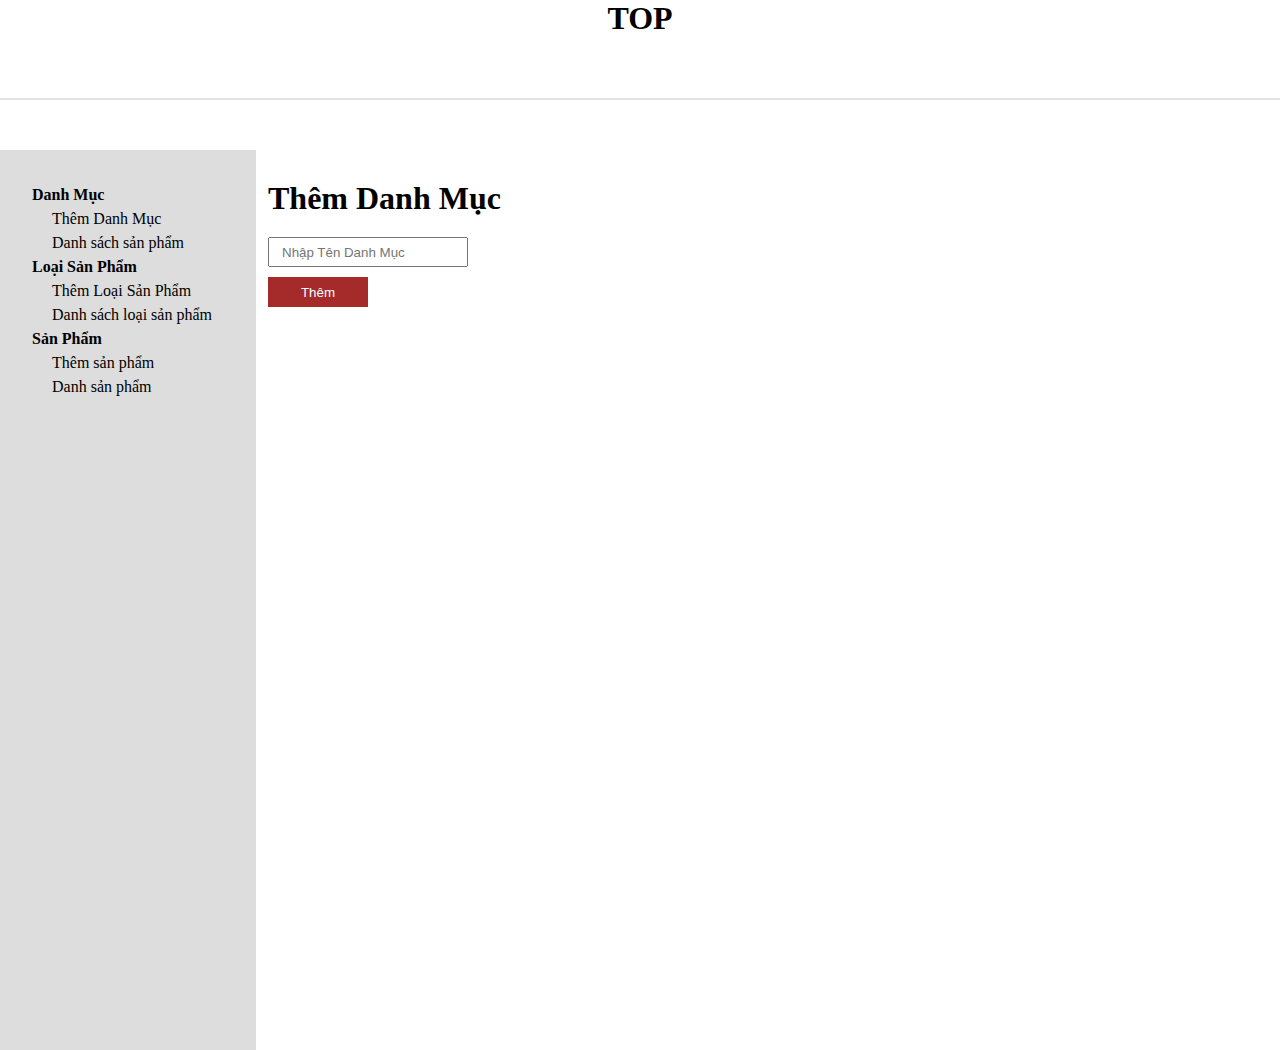
<file: admin/cartegory.html>
<!DOCTYPE html>
<html lang="en">
<head>
    <meta charset="UTF-8">
    <meta http-equiv="X-UA-Compatible" content="IE=edge">
    <meta name="viewport" content="width=device-width, initial-scale=1.0">
    <link rel="stylesheet" href="./style.css">
    <title>Danh Muc San Pham</title>
</head>
<body>
    <header>
        <h1>TOP</h1>
    </header>
    <section class="admin-content">
        <div class="admin-content-left">
            <ul>
                <li><a href="#">Danh Mục</a>
                    <ul>
                        <li><a href="">Thêm Danh Mục</a></li>
                        <li><a href="#">Danh sách sản phẩm</a></li>
                    </ul>
                </li>
                <li><a href="#">Loại Sản Phẩm</a>
                    <ul>
                    <li><a href="">Thêm Loại Sản Phẩm</a></li>
                    <li><a href="#">Danh sách loại sản phẩm</a></li>
                    </ul>
                </li>
                <li><a href="#">Sản Phẩm</a>
                    <ul>
                    <li><a href="">Thêm sản phẩm</a></li>
                    <li><a href="#">Danh sản phẩm</a></li>
                    </ul>   
                </li>
            </ul>
        </div>
        <div class="admin-content-right">
            <div class="admin-content-right-cartegory_add">
                <h1>Thêm Danh Mục</h1>
                <form action="" method="post"> 
                    <input type="text" placeholder="Nhập Tên Danh Mục">
                    <button type="submit">Thêm</button>
                </form>
            </div>
        </div>
    </section>
</body>
</html>
</file>
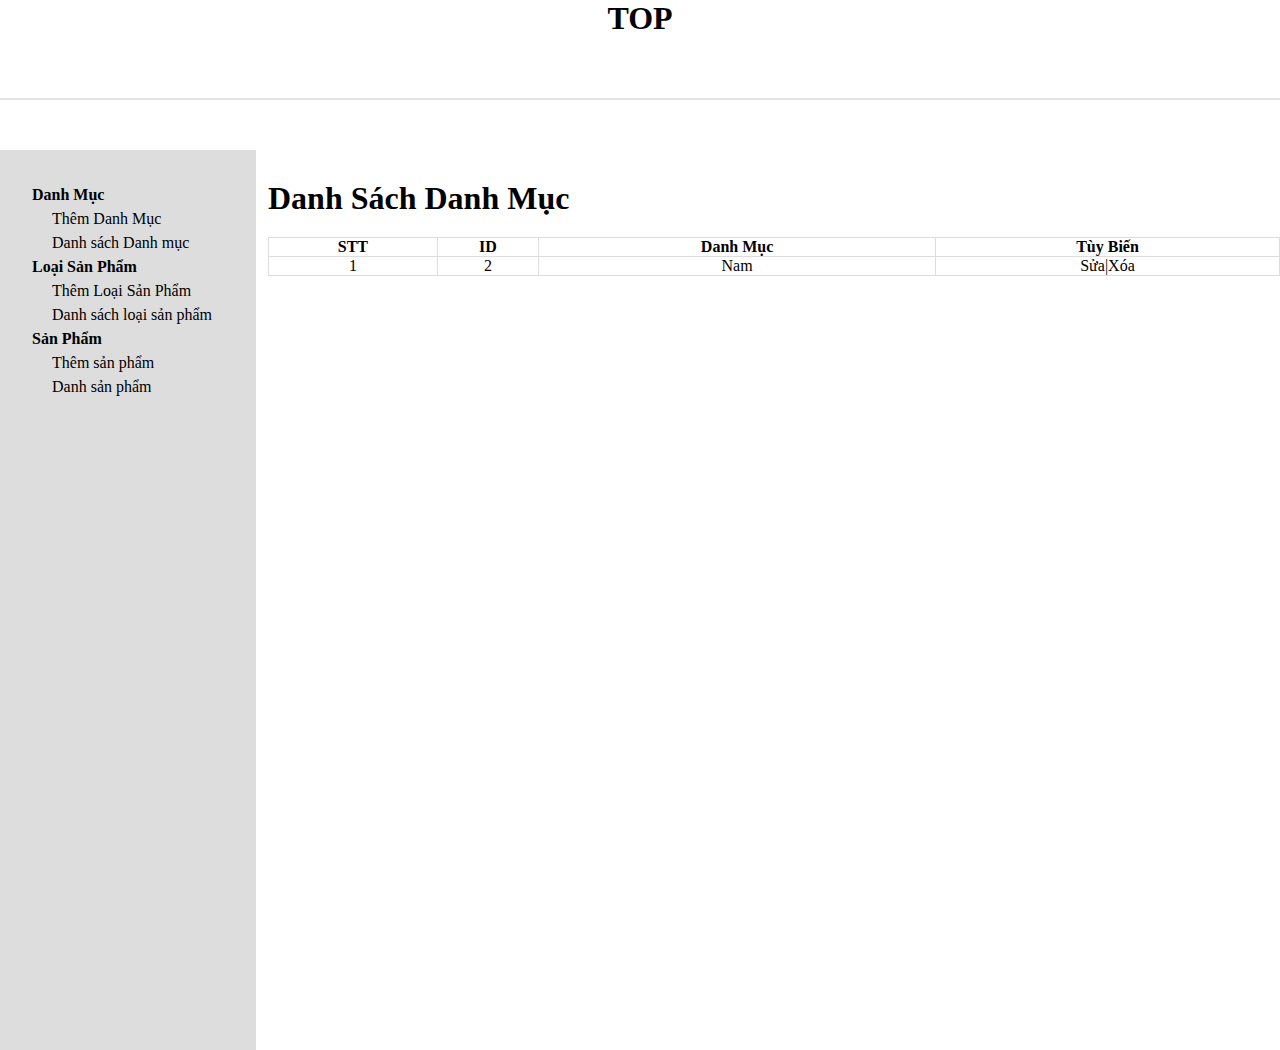
<file: admin/cartegorylist.html>
<!DOCTYPE html>
<html lang="en">
<head>
    <meta charset="UTF-8">
    <meta http-equiv="X-UA-Compatible" content="IE=edge">
    <meta name="viewport" content="width=device-width, initial-scale=1.0">
    <link rel="stylesheet" href="./style.css">
    <title>Danh Muc San Pham</title>
</head>
<body>
    <header>
        <h1>TOP</h1>
    </header>
    <section class="admin-content">
        <div class="admin-content-left">
            <ul>
                <li><a href="#">Danh Mục</a>
                    <ul>
                        <li><a href="">Thêm Danh Mục</a></li>
                        <li><a href="#">Danh sách Danh mục</a></li>
                    </ul>
                </li>
                <li><a href="#">Loại Sản Phẩm</a>
                    <ul>
                    <li><a href="">Thêm Loại Sản Phẩm</a></li>
                    <li><a href="#">Danh sách loại sản phẩm</a></li>
                    </ul>
                </li>
                <li><a href="#">Sản Phẩm</a>
                    <ul>
                    <li><a href="">Thêm sản phẩm</a></li>
                    <li><a href="#">Danh sản phẩm</a></li>
                    </ul>   
                </li>
            </ul>
        </div>
        <div class="admin-content-right">
            <div class="admin-content-right-cartegory_list">
                <h1>Danh Sách Danh Mục</h1>
                <table>
                    <tr>
                        <th>STT</th>
                        <th>ID</th>
                        <th>Danh Mục</th>
                        <th>Tùy Biến</th>
                    </tr>
                    <tr>
                        <td>1</td>
                        <td>2</td>
                        <td>Nam</td>
                        <td><a href="">Sửa</a>|<a href="">Xóa</a></td>
                    </tr>
                </table>
            </div>
        </div>
    </section>
</body>
</html>
</file>
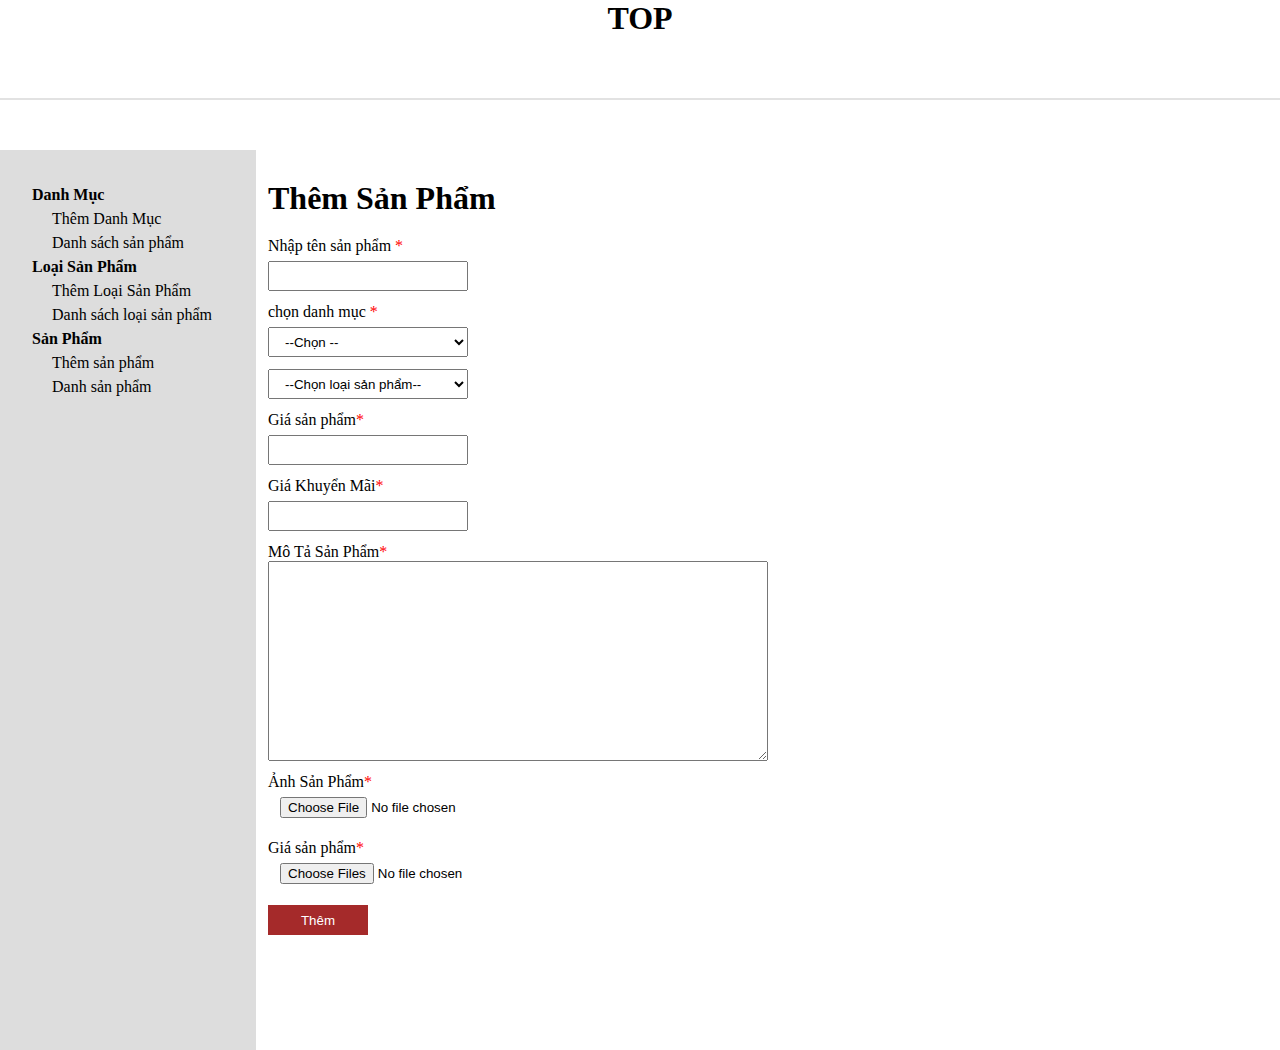
<file: admin/productadd.html>
<!DOCTYPE html>
<html lang="en">
<head>
    <meta charset="UTF-8">
    <meta http-equiv="X-UA-Compatible" content="IE=edge">
    <meta name="viewport" content="width=device-width, initial-scale=1.0">
    <link rel="stylesheet" href="./style.css">
    <title>Danh Muc San Pham</title>
</head>
<body>
    <header>
        <h1>TOP</h1>
    </header>
    <section class="admin-content">
        <div class="admin-content-left">
            <ul>
                <li><a href="#">Danh Mục</a>
                    <ul>
                        <li><a href="">Thêm Danh Mục</a></li>
                        <li><a href="#">Danh sách sản phẩm</a></li>
                    </ul>
                </li>
                <li><a href="#">Loại Sản Phẩm</a>
                    <ul>
                    <li><a href="">Thêm Loại Sản Phẩm</a></li>
                    <li><a href="#">Danh sách loại sản phẩm</a></li>
                    </ul>
                </li>
                <li><a href="#">Sản Phẩm</a>
                    <ul>
                    <li><a href="">Thêm sản phẩm</a></li>
                    <li><a href="#">Danh sản phẩm</a></li>
                    </ul>   
                </li>
            </ul>
        </div>
        <div class="admin-content-right">
            <div class="admin-content-right-product_add">
                <h1>Thêm Sản Phẩm</h1>
                <form action="" method="post" enctype="multipart/form-data"> 
                    <label for="">Nhập tên sản phẩm <span style="color: red; ">*</span></label>
                    <input type="text" >
                    <label for="">chọn danh mục <span style="color: red; ">*</span></label>
                    <select name="" id="">
                        <option value="#">--Chọn --</option>
                    </select>
                    <select name="" id="">
                        <label for="">chọn loại sản phẩm<span style="color: red; ">*</span></label>
                        <option value="#">--Chọn loại sản phẩm--</option>
                    </select>
                    <label for="">Giá sản phẩm<span style="color: red; ">*</span></label>
                    <input type="text">
                    <label for="">Giá Khuyển Mãi<span style="color: red; ">*</span></label>
                    <input type="text">
                    <label for="">Mô Tả Sản Phẩm<span style="color: red; ">*</span></label>
                    <textarea name="" id="" cols="30" rows="10" ></textarea> 
                    <label for="">Ảnh Sản Phẩm<span style="color: red; ">*</span></label>
                    <input type="file">
                    <label for="">Giá sản phẩm<span style="color: red; ">*</span></label>
                    <input multiple type="file">
                    <button type="submit">Thêm</button>
                </form>
            </div>
        </div>
    </section>
</body>
</html>
</file>
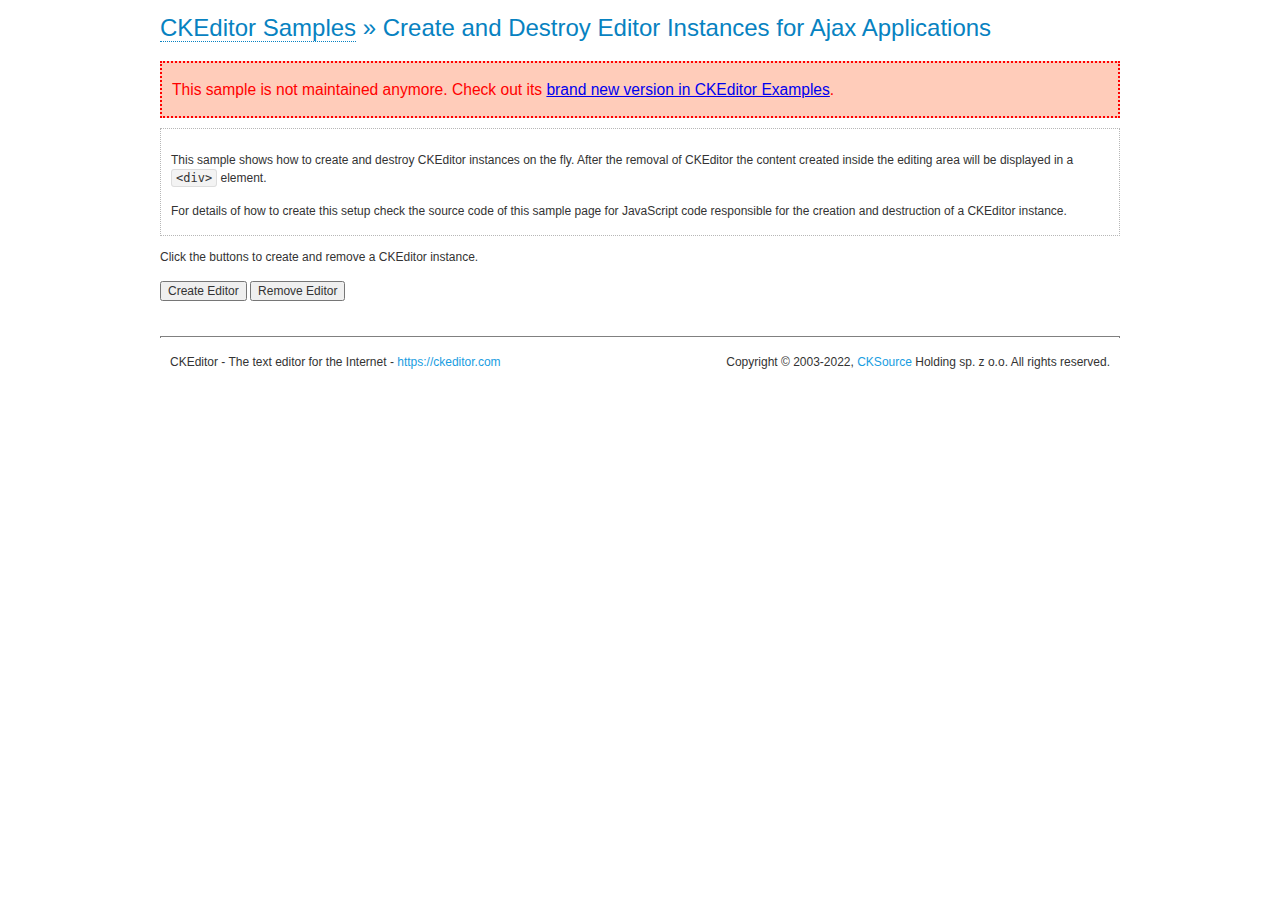
<file: admin/ckeditor/samples/old/ajax.html>
<!DOCTYPE html>
<!--
Copyright (c) 2003-2022, CKSource Holding sp. z o.o. All rights reserved.
For licensing, see LICENSE.md or https://ckeditor.com/legal/ckeditor-oss-license
-->
<html lang="en">
<head>
	<meta charset="utf-8">
	<title>Ajax &mdash; CKEditor Sample</title>
	<script src="../../ckeditor.js"></script>
	<link rel="stylesheet" href="sample.css">
	<meta name="description" content="Try the latest sample of CKEditor 4 and learn more about customizing your WYSIWYG editor with endless possibilities.">
	<script>

		var editor, html = '';

		function createEditor() {
			if ( editor )
				return;

			// Create a new editor inside the <div id="editor">, setting its value to html
			var config = {};
			editor = CKEDITOR.appendTo( 'editor', config, html );
		}

		function removeEditor() {
			if ( !editor )
				return;

			// Retrieve the editor contents. In an Ajax application, this data would be
			// sent to the server or used in any other way.
			document.getElementById( 'editorcontents' ).innerHTML = html = editor.getData();
			document.getElementById( 'contents' ).style.display = '';

			// Destroy the editor.
			editor.destroy();
			editor = null;
		}

	</script>
</head>
<body>
	<h1 class="samples">
		<a href="index.html">CKEditor Samples</a> &raquo; Create and Destroy Editor Instances for Ajax Applications
	</h1>
	<div class="warning deprecated">
		This sample is not maintained anymore. Check out its <a href="https://ckeditor.com/docs/ckeditor4/latest/examples/saveajax.html">brand new version in CKEditor Examples</a>.
	</div>
	<div class="description">
		<p>
			This sample shows how to create and destroy CKEditor instances on the fly. After the removal of CKEditor the content created inside the editing
			area will be displayed in a <code>&lt;div&gt;</code> element.
		</p>
		<p>
			For details of how to create this setup check the source code of this sample page
			for JavaScript code responsible for the creation and destruction of a CKEditor instance.
		</p>
	</div>
	<p>Click the buttons to create and remove a CKEditor instance.</p>
	<p>
		<input onclick="createEditor();" type="button" value="Create Editor">
		<input onclick="removeEditor();" type="button" value="Remove Editor">
	</p>
	<!-- This div will hold the editor. -->
	<div id="editor">
	</div>
	<div id="contents" style="display: none">
		<p>
			Edited Contents:
		</p>
		<!-- This div will be used to display the editor contents. -->
		<div id="editorcontents">
		</div>
	</div>
	<div id="footer">
		<hr>
		<p>
			CKEditor - The text editor for the Internet - <a class="samples" href="https://ckeditor.com/">https://ckeditor.com</a>
		</p>
		<p id="copy">
			Copyright &copy; 2003-2022, <a class="samples" href="https://cksource.com/">CKSource</a> Holding sp. z o.o. All rights reserved.
		</p>
	</div>
</body>
</html>
</file>
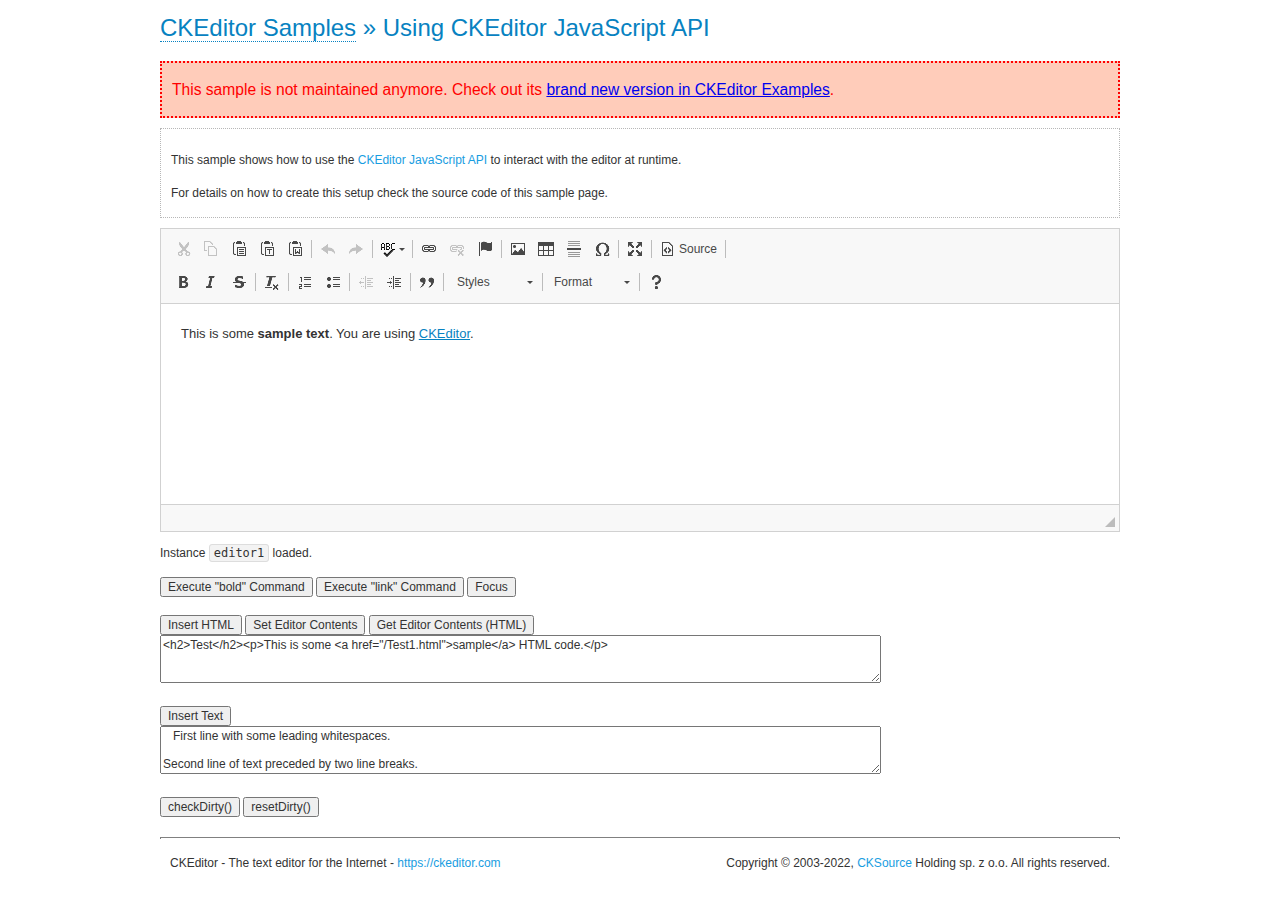
<file: admin/ckeditor/samples/old/api.html>
<!DOCTYPE html>
<!--
Copyright (c) 2003-2022, CKSource Holding sp. z o.o. All rights reserved.
For licensing, see LICENSE.md or https://ckeditor.com/legal/ckeditor-oss-license
-->
<html lang="en">
<head>
	<meta charset="utf-8">
	<title>API Usage &mdash; CKEditor Sample</title>
	<script src="../../ckeditor.js"></script>
	<link href="sample.css" rel="stylesheet">
	<meta name="description" content="Try the latest sample of CKEditor 4 and learn more about customizing your WYSIWYG editor with endless possibilities.">
	<script>

// The instanceReady event is fired, when an instance of CKEditor has finished
// its initialization.
CKEDITOR.on( 'instanceReady', function( ev ) {
	// Show the editor name and description in the browser status bar.
	document.getElementById( 'eMessage' ).innerHTML = 'Instance <code>' + ev.editor.name + '<\/code> loaded.';

	// Show this sample buttons.
	document.getElementById( 'eButtons' ).style.display = 'block';
});

function InsertHTML() {
	// Get the editor instance that we want to interact with.
	var editor = CKEDITOR.instances.editor1;
	var value = document.getElementById( 'htmlArea' ).value;

	// Check the active editing mode.
	if ( editor.mode == 'wysiwyg' )
	{
		// Insert HTML code.
		// https://ckeditor.com/docs/ckeditor4/latest/api/CKEDITOR_editor.html#method-insertHtml
		editor.insertHtml( value );
	}
	else
		alert( 'You must be in WYSIWYG mode!' );
}

function InsertText() {
	// Get the editor instance that we want to interact with.
	var editor = CKEDITOR.instances.editor1;
	var value = document.getElementById( 'txtArea' ).value;

	// Check the active editing mode.
	if ( editor.mode == 'wysiwyg' )
	{
		// Insert as plain text.
		// https://ckeditor.com/docs/ckeditor4/latest/api/CKEDITOR_editor.html#method-insertText
		editor.insertText( value );
	}
	else
		alert( 'You must be in WYSIWYG mode!' );
}

function SetContents() {
	// Get the editor instance that we want to interact with.
	var editor = CKEDITOR.instances.editor1;
	var value = document.getElementById( 'htmlArea' ).value;

	// Set editor contents (replace current contents).
	// https://ckeditor.com/docs/ckeditor4/latest/api/CKEDITOR_editor.html#method-setData
	editor.setData( value );
}

function GetContents() {
	// Get the editor instance that you want to interact with.
	var editor = CKEDITOR.instances.editor1;

	// Get editor contents
	// https://ckeditor.com/docs/ckeditor4/latest/api/CKEDITOR_editor.html#method-getData
	alert( editor.getData() );
}

function ExecuteCommand( commandName ) {
	// Get the editor instance that we want to interact with.
	var editor = CKEDITOR.instances.editor1;

	// Check the active editing mode.
	if ( editor.mode == 'wysiwyg' )
	{
		// Execute the command.
		// https://ckeditor.com/docs/ckeditor4/latest/api/CKEDITOR_editor.html#method-execCommand
		editor.execCommand( commandName );
	}
	else
		alert( 'You must be in WYSIWYG mode!' );
}

function CheckDirty() {
	// Get the editor instance that we want to interact with.
	var editor = CKEDITOR.instances.editor1;
	// Checks whether the current editor contents present changes when compared
	// to the contents loaded into the editor at startup
	// https://ckeditor.com/docs/ckeditor4/latest/api/CKEDITOR_editor.html#method-checkDirty
	alert( editor.checkDirty() );
}

function ResetDirty() {
	// Get the editor instance that we want to interact with.
	var editor = CKEDITOR.instances.editor1;
	// Resets the "dirty state" of the editor (see CheckDirty())
	// https://ckeditor.com/docs/ckeditor4/latest/api/CKEDITOR_editor.html#method-resetDirty
	editor.resetDirty();
	alert( 'The "IsDirty" status has been reset' );
}

function Focus() {
	CKEDITOR.instances.editor1.focus();
}

function onFocus() {
	document.getElementById( 'eMessage' ).innerHTML = '<b>' + this.name + ' is focused </b>';
}

function onBlur() {
	document.getElementById( 'eMessage' ).innerHTML = this.name + ' lost focus';
}

	</script>

</head>
<body>
	<h1 class="samples">
		<a href="index.html">CKEditor Samples</a> &raquo; Using CKEditor JavaScript API
	</h1>
	<div class="warning deprecated">
		This sample is not maintained anymore. Check out its <a href="https://ckeditor.com/docs/ckeditor4/latest/examples/api.html">brand new version in CKEditor Examples</a>.
	</div>
	<div class="description">
	<p>
		This sample shows how to use the
		<a class="samples" href="https://ckeditor.com/docs/ckeditor4/latest/api/CKEDITOR_editor.html">CKEditor JavaScript API</a>
		to interact with the editor at runtime.
	</p>
	<p>
		For details on how to create this setup check the source code of this sample page.
	</p>
	</div>

	<!-- This <div> holds alert messages to be display in the sample page. -->
	<div id="alerts">
		<noscript>
			<p>
				<strong>CKEditor requires JavaScript to run</strong>. In a browser with no JavaScript
				support, like yours, you should still see the contents (HTML data) and you should
				be able to edit it normally, without a rich editor interface.
			</p>
		</noscript>
	</div>
	<form action="../../../samples/sample_posteddata.php" method="post">
		<textarea cols="100" id="editor1" name="editor1" rows="10">&lt;p&gt;This is some &lt;strong&gt;sample text&lt;/strong&gt;. You are using &lt;a href="https://ckeditor.com/"&gt;CKEditor&lt;/a&gt;.&lt;/p&gt;</textarea>

		<script>
			// Replace the <textarea id="editor1"> with an CKEditor instance.
			CKEDITOR.replace( 'editor1', {
				on: {
					focus: onFocus,
					blur: onBlur,

					// Check for availability of corresponding plugins.
					pluginsLoaded: function( evt ) {
						var doc = CKEDITOR.document, ed = evt.editor;
						if ( !ed.getCommand( 'bold' ) )
							doc.getById( 'exec-bold' ).hide();
						if ( !ed.getCommand( 'link' ) )
							doc.getById( 'exec-link' ).hide();
					}
				}
			});
		</script>

		<p id="eMessage">
		</p>

		<div id="eButtons" style="display: none">
			<input id="exec-bold" onclick="ExecuteCommand('bold');" type="button" value="Execute &quot;bold&quot; Command">
			<input id="exec-link" onclick="ExecuteCommand('link');" type="button" value="Execute &quot;link&quot; Command">
			<input onclick="Focus();" type="button" value="Focus">
			<br><br>
			<input onclick="InsertHTML();" type="button" value="Insert HTML">
			<input onclick="SetContents();" type="button" value="Set Editor Contents">
			<input onclick="GetContents();" type="button" value="Get Editor Contents (HTML)">
			<br>
			<textarea cols="100" id="htmlArea" rows="3">&lt;h2&gt;Test&lt;/h2&gt;&lt;p&gt;This is some &lt;a href="/Test1.html"&gt;sample&lt;/a&gt; HTML code.&lt;/p&gt;</textarea>
			<br>
			<br>
			<input onclick="InsertText();" type="button" value="Insert Text">
			<br>
			<textarea cols="100" id="txtArea" rows="3">   First line with some leading whitespaces.

Second line of text preceded by two line breaks.</textarea>
			<br>
			<br>
			<input onclick="CheckDirty();" type="button" value="checkDirty()">
			<input onclick="ResetDirty();" type="button" value="resetDirty()">
		</div>
	</form>
	<div id="footer">
		<hr>
		<p>
			CKEditor - The text editor for the Internet - <a class="samples" href="https://ckeditor.com/">https://ckeditor.com</a>
		</p>
		<p id="copy">
			Copyright &copy; 2003-2022, <a class="samples" href="https://cksource.com/">CKSource</a> Holding sp. z o.o. All rights reserved.
		</p>
	</div>
</body>
</html>
</file>
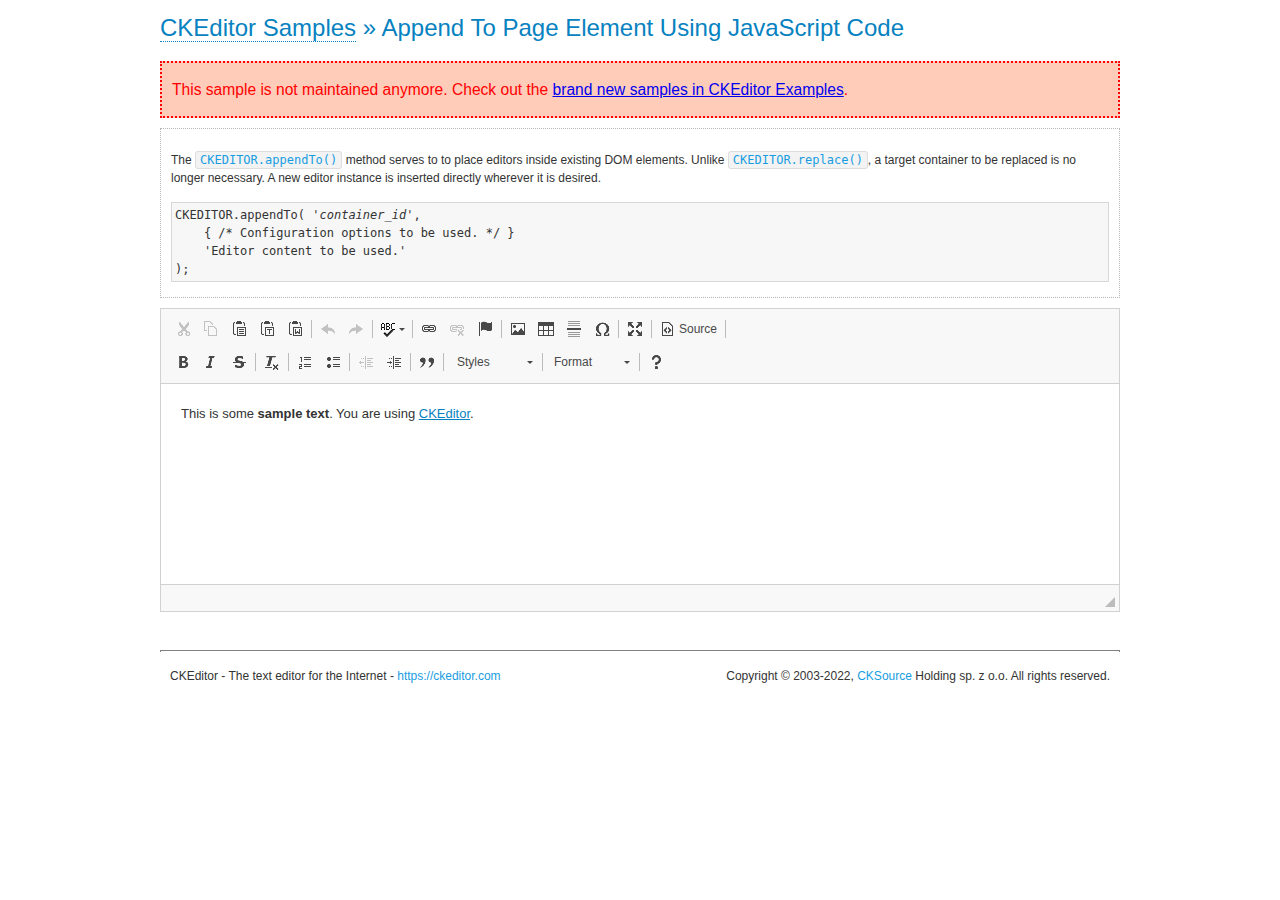
<file: admin/ckeditor/samples/old/appendto.html>
<!DOCTYPE html>
<!--
Copyright (c) 2003-2022, CKSource Holding sp. z o.o. All rights reserved.
For licensing, see LICENSE.md or https://ckeditor.com/legal/ckeditor-oss-license
-->
<html lang="en">
<head>
	<meta charset="utf-8">
	<title>Append To Page Element Using JavaScript Code &mdash; CKEditor Sample</title>
	<script src="../../ckeditor.js"></script>
	<link rel="stylesheet" href="sample.css">
	<meta name="description" content="Try the latest sample of CKEditor 4 and learn more about customizing your WYSIWYG editor with endless possibilities.">
</head>
<body>
	<h1 class="samples">
		<a href="index.html">CKEditor Samples</a> &raquo; Append To Page Element Using JavaScript Code
	</h1>
	<div class="warning deprecated">
		This sample is not maintained anymore. Check out the <a href="https://ckeditor.com/docs/ckeditor4/latest/examples/index.html">brand new samples in CKEditor Examples</a>.
	</div>
	<div id="section1">
		<div class="description">
			<p>
				The <code><a class="samples" href="https://ckeditor.com/docs/ckeditor4/latest/api/CKEDITOR.html#method-appendTo">CKEDITOR.appendTo()</a></code> method serves to to place editors inside existing DOM elements. Unlike <code><a class="samples" href="https://ckeditor.com/docs/ckeditor4/latest/api/CKEDITOR.html#method-replace">CKEDITOR.replace()</a></code>,
				a target container to be replaced is no longer necessary. A new editor
				instance is inserted directly wherever it is desired.
			</p>
<pre class="samples">CKEDITOR.appendTo( '<em>container_id</em>',
	{ /* Configuration options to be used. */ }
	'Editor content to be used.'
);</pre>
		</div>
		<script>

			// This call can be placed at any point after the
			// DOM element to append CKEditor to or inside the <head><script>
			// in a window.onload event handler.

			// Append a CKEditor instance using the default configuration and the
			// provided content to the <div> element of ID "section1".
			CKEDITOR.appendTo( 'section1',
				null,
				'<p>This is some <strong>sample text</strong>. You are using <a href="https://ckeditor.com/">CKEditor</a>.</p>'
			);

		</script>
	</div>
	<br>
	<div id="footer">
		<hr>
		<p>
			CKEditor - The text editor for the Internet - <a class="samples" href="https://ckeditor.com/">https://ckeditor.com</a>
		</p>
		<p id="copy">
			Copyright &copy; 2003-2022, <a class="samples" href="https://cksource.com/">CKSource</a> Holding sp. z o.o. All rights reserved.
		</p>
	</div>
</body>
</html>
</file>
<file: style.css>
*{
    margin: 0;
    padding: 0;
    box-sizing: border-box;
    font-family: Arial, Helvetica, sans-serif;
}
li{
    list-style: none;
}
a{
    text-decoration: none;
    color: #333;
}
header{
    display: flex;
    justify-content: space-between;
    padding: 12px 50px;
    height: 70px;
    align-items: center;
    position: fixed;
    width: 100%;
    top: 0;
    left: 0;
    z-index: 1;
    background: rgba(255, 255, 255, 0.3);
}
header.sticky{
    background: rgba(255, 255, 255, 1);
}
header:hover{
    background: rgba(255, 255, 255, 1);
}
.logo{
    flex: 1;

}
.menu{
    flex: 3;
    display: flex;
}
.menu >li:hover .sub-menu{
  
    visibility: visible;
    top: 45px;
}
.menu > li {
    padding: 0 12px;
    position: relative;
}
.sub-menu{
    position: absolute;
    width: 150px;
    border: 1px solid #ccc;
    padding: 10px 0 10px 20px;
    visibility: hidden;
    top: 50px;
    transition: 0.3s;
    z-index: 1;
    background: #fff;

}
.sub-menu ul{
    padding-left: 20px;
}
.sub-menu ul a{
    font-weight: normal!important;
    font-size: 12px!important;
}
.menu > li>a{
    font-size: 12px;
    font-weight: bold!important;
    display: block;
    line-height: 20px;
}
.other{
    flex: 1;
    display: flex;
}
.other > li{
    padding: 0 12px;
    position: relative;
}
.other > li::after{
    content: "";
    display: block;
    width: 1px;
    height: 80%;
    background: #dddddd;
    position: absolute;
    right: 0;
    top: 50%;
    transform: translateY(-50%);
}
.other > li:last-child::after{
    display: none;
}
.other > li:first-child{
    position: relative;
}
.other > li:first-child input{
    width: 100%;
    border:none;
    border-bottom: 1px solid #333;
    background: transparent;
    outline: none;
}
.other > li:first-child i{
    position: absolute;
    right: 10px;
}
#Slider{
    padding-bottom: 30px;
    border-bottom: 2px solid #000;
    overflow: hidden;
}
.aspect-ratio-169 {
    display: block;
    position: relative;
    padding-top: 56.25%;
    transition: 0.3s;
    
  }
  
.aspect-ratio-169 img {
    display: block;
    position: absolute;
    width: 100%;
    height: 100%;
    top: 0;
    left: 0;
  }
.dot-container{
      position: absolute;
      height: 30px;
      width: 100%;
      display: flex;
      align-items: center;
      text-align: center;
      justify-content: center;
  }
.dot{
      height: 10px;
      width: 10px;
      background-color: #ccc;
      border-radius: 50%;
      margin-right: 12px;
      cursor: pointer;
  }
.dot.active{
    background-color: #333;
  }
.app-container{
    text-align: center;
    align-items: center;
    padding: 150px 0 50px 0;
  }
.app-google{
      margin: 50px;
  }
.app-google img{
      height: 50px;
      cursor: pointer;
  }
.app-container p{
    line-height: 20px;
    letter-spacing: 1px;
    font-size: 17px;
    color: #000;
    font-weight: bold;
}
.app-container input{
    margin-top: 50px;
    border: none;
    border-bottom: 1px solid #000;
    padding-bottom: 20px;
    width: 400px;
    text-align: center;
    outline: none;

}
footer{
    text-align: center;
}
.footer-top{
    display: flex;
    text-align: center;
    justify-content:center;
    align-items: center;
    margin-bottom: 20px;
    height: 70px;
}
.footer-top img{
    height: 50px;
}
.footer-top li{
    padding: 0 12px;
    position: relative;
}
.footer-top li::after{
    content: "";
    display: block;
    width: 1px;
    height: 80%;
    background: #cccccc;
    position: absolute;
    right: 0;
    top: 50%;
    transform: translateY(-50%);
}
.footer-top li:last-child::after{
    display: none;
}
.footer-top li:last-child a{
    margin-right: 12px;
    color: #333;
}
.footer-center{
    text-align: center;
}
.footer-bottom{
    padding: 10px 0;
    text-align: center;
    background-color: #dddddd;
    width: 100%;
    text-align: center;
    margin-top: 30px;
}
</file>
<file: admin/ckeditor/samples/css/samples.css>
/**
 * @license Copyright (c) 2003-2022, CKSource Holding sp. z o.o. All rights reserved.
 * For licensing, see LICENSE.md or https://ckeditor.com/legal/ckeditor-oss-license
 */
@media (max-width: 900px) {
  .global-is-mobile-hidden {
    display: none !important;
  }
}
article,
aside,
details,
figcaption,
figure,
footer,
header,
hgroup,
main,
menu,
nav,
section {
  display: block;
}
body,
html {
  margin: 0;
  padding: 0;
  font: 16px / 1.8 Arial, 'Helvetica Neue', Helvetica, sans-serif;
  font-weight: 300;
  color: #575757;
}
.grid-width-10 {
  width: 10%;
}
.grid-width-20 {
  width: 20%;
}
.grid-width-30 {
  width: 30%;
}
.grid-width-40 {
  width: 40%;
}
.grid-width-50 {
  width: 50%;
}
.grid-width-60 {
  width: 60%;
}
.grid-width-70 {
  width: 70%;
}
.grid-width-80 {
  width: 80%;
}
.grid-width-90 {
  width: 90%;
}
.grid-width-100 {
  width: 100%;
}
@media (max-width: 900px) {
  .grid-width-10,
  .grid-width-20,
  .grid-width-30,
  .grid-width-40,
  .grid-width-50,
  .grid-width-60,
  .grid-width-70,
  .grid-width-80,
  .grid-width-90,
  .grid-width-100 {
    width: 100%;
  }
}
*[class*="grid-width"] {
  -webkit-box-sizing: border-box;
  -moz-box-sizing: border-box;
  box-sizing: border-box;
  padding-left: 4%;
  padding-right: 4%;
  float: left;
}
*[class*="grid-width"]:after,
.grid-container:after,
*[class*="grid-width"]:before,
.grid-container:before {
  content: '';
  display: block;
  overflow: hidden;
  visibility: hidden;
  font-size: 0;
  line-height: 0;
  width: 0;
  height: 0;
}
*[class*="grid-width"]:after,
.grid-container:after {
  clear: both;
}
.grid-container {
  -webkit-box-sizing: border-box;
  -moz-box-sizing: border-box;
  box-sizing: border-box;
  margin-left: auto;
  margin-right: auto;
}
.grid-container-nested *[class*="grid-width"]:first-child {
  padding-left: 0;
}
.grid-container-nested *[class*="grid-width"]:last-child {
  padding-right: 0;
}
@media (max-width: 900px) {
  .grid-container-nested *[class*="grid-width"]:first-child {
    padding-left: 4%;
  }
  .grid-container-nested *[class*="grid-width"]:last-child {
    padding-right: 4%;
  }
}
.header-a {
  min-height: 140px;
  overflow: hidden;
}
.header-a .header-a-logo {
  margin: 40px 0 0;
}
@media (max-width: 900px) {
  .header-a .header-a-logo {
    text-align: center;
  }
}
.header-a .header-a-logo img {
  border: transparent;
}
.navigation-a {
  height: 30px;
  background: #3D3D3D;
  position: absolute;
  left: 0;
  right: 0;
  top: 0;
  padding: 0;
  overflow: hidden;
}
@media (max-width: 900px) {
  .navigation-a {
    text-align: center;
  }
}
.navigation-a ul {
  list-style: none;
  margin: 0;
  overflow: hidden;
}
.navigation-a ul li,
.navigation-a ul li a {
  display: inline-block;
}
@media (max-width: 900px) {
  .navigation-a ul {
    width: auto;
    text-overflow: ellipsis;
    white-space: nowrap;
    display: inline-block;
    float: none;
  }
  .navigation-a ul:before,
  .navigation-a ul:after {
    display: none;
  }
}
.navigation-a ul.navigation-a-left {
  text-align: left;
}
@media (max-width: 900px) {
  .navigation-a ul.navigation-a-left {
    padding-right: 0;
  }
}
.navigation-a ul.navigation-a-right {
  text-align: right;
}
@media (max-width: 900px) {
  .navigation-a ul.navigation-a-right {
    padding-left: 23px;
  }
}
.navigation-a ul li + li {
  margin-left: 23px;
}
.navigation-a ul li a {
  font-size: 10px;
  font-size: 0.625rem;
  line-height: 18px;
  line-height: 1.13rem;
  line-height: 30px;
  float: left;
  color: #ddd;
  font-weight: bold;
  text-decoration: none;
  text-transform: uppercase;
}
.navigation-a ul li a:hover {
  cursor: pointer;
  color: #fff;
}
.icon-navigation-a-github:before,
.icon-navigation-a-github:after {
  background-image: url("[data-uri]");
}
.navigation-b {
  text-align: right;
  margin: 52px 0 0;
  overflow: visible;
}
@media (max-width: 900px) {
  .navigation-b {
    text-align: center;
    margin-top: 20px;
    padding: 0;
  }
}
.navigation-b ul {
  padding: 0;
  list-style: none;
  margin: 0;
  overflow: visible;
}
.navigation-b ul li,
.navigation-b ul li a {
  display: inline-block;
}
@media (max-width: 900px) {
  .navigation-b ul {
    display: table;
    width: 100%;
    padding-bottom: 1.5em;
  }
}
@media (max-width: 900px) {
  .navigation-b ul li {
    display: table-row;
  }
}
.navigation-b ul li + li {
  margin-left: 20px;
}
@media (max-width: 900px) {
  .navigation-b ul li + li {
    margin-left: 0;
  }
}
.navigation-b ul li a {
  -webkit-box-sizing: border-box;
  -moz-box-sizing: border-box;
  box-sizing: border-box;
  text-transform: uppercase;
  text-decoration: none;
  outline: none;
}
@media (max-width: 900px) {
  .navigation-b ul li a {
    width: 100%;
    -webkit-border-radius: 0;
    -webkit-background-clip: padding-box;
    -moz-border-radius: 0;
    -moz-background-clip: padding;
    border-radius: 0;
    background-clip: padding-box;
  }
}
.footer-a {
  font-size: 13px;
  font-size: 0.8125rem;
  line-height: 23.4px;
  line-height: 1.46rem;
  padding-top: 2.25em;
  padding-bottom: 2.25em;
  overflow: hidden;
  color: #8a8a8a;
}
.footer-a a {
  color: #0287D0;
  text-decoration: none;
  border-bottom: 1px dotted #0287D0;
}
.footer-a a:hover {
  color: #0277b7;
}
.footer-a p {
  margin: 0;
  display: inline-block;
  text-align: center;
}
.content {
  font-size: 14px;
  font-size: 0.875rem;
  line-height: 25.2px;
  line-height: 1.57rem;
  overflow: hidden;
  padding-top: 1.5em;
  padding-bottom: 1.5em;
}
.content p {
  margin: 0.75em 0;
}
.content ul,
.content ol,
.content pre,
.content blockquote,
.content textarea:not([class^="cke"]),
.content .cke {
  margin: 1.875em 0;
}
.content code,
.content kbd {
  -webkit-border-radius: 3px;
  -webkit-background-clip: padding-box;
  -moz-border-radius: 3px;
  -moz-background-clip: padding;
  border-radius: 3px;
  background-clip: padding-box;
  padding: 3px 4px;
}
.content pre,
.content code,
.content kbd,
.content blockquote {
  background: #f5f5f5;
}
.content blockquote,
.content pre {
  background: none;
  border-left: 4px solid #0287D0;
  padding: 1.5em 2.25em;
}
.content p a,
.content ul a,
.content ol a,
.content blockquote a,
.content h1 a,
.content h2 a,
.content h3 a,
.content h4 a,
.content h5 a {
  color: #0287D0;
  text-decoration: none;
  border-bottom: 1px dotted #0287D0;
}
.content p a:hover,
.content ul a:hover,
.content ol a:hover,
.content blockquote a:hover,
.content h1 a:hover,
.content h2 a:hover,
.content h3 a:hover,
.content h4 a:hover,
.content h5 a:hover {
  color: #0277b7;
}
.content h1,
.content h2,
.content h3,
.content h4,
.content h5 {
  color: #000;
  font-weight: 100;
}
.content h1 code,
.content h2 code,
.content h3 code,
.content h4 code,
.content h5 code,
.content h1 kbd,
.content h2 kbd,
.content h3 kbd,
.content h4 kbd,
.content h5 kbd {
  font-size: inherit;
}
.content h1 a.content-heading-anchor,
.content h2 a.content-heading-anchor,
.content h3 a.content-heading-anchor,
.content h4 a.content-heading-anchor,
.content h5 a.content-heading-anchor {
  font-weight: 100;
  vertical-align: middle;
  opacity: 0;
  border: 0;
}
.content h1:hover a.content-heading-anchor,
.content h2:hover a.content-heading-anchor,
.content h3:hover a.content-heading-anchor,
.content h4:hover a.content-heading-anchor,
.content h5:hover a.content-heading-anchor {
  opacity: 1;
}
.content h1:target a,
.content h2:target a,
.content h3:target a,
.content h4:target a,
.content h5:target a {
  -webkit-animation: targetLinkOpacity 0.5s linear alternate;
  -moz-animation: targetLinkOpacity 0.5s linear alternate;
  -o-animation: targetLinkOpacity 0.5s linear alternate;
  animation: targetLinkOpacity 0.5s linear alternate;
  opacity: 1;
}
.content input,
.content select,
.content textarea:not([class^="cke"]) {
  -webkit-border-radius: 3px;
  -webkit-background-clip: padding-box;
  -moz-border-radius: 3px;
  -moz-background-clip: padding;
  border-radius: 3px;
  background-clip: padding-box;
  -webkit-box-shadow: inset 0 1px 1px rgba(0, 0, 0, 0.08);
  -moz-box-shadow: inset 0 1px 1px rgba(0, 0, 0, 0.08);
  box-shadow: inset 0 1px 1px rgba(0, 0, 0, 0.08);
  font: inherit;
  color: inherit;
  border: 1px solid #D9D9D9;
  padding: .2em .5em;
}
.content input:focus,
.content select:focus,
.content textarea:not([class^="cke"]):focus {
  border-color: #66afe9;
  outline: 0;
  -webkit-box-shadow: inset 0 1px 1px rgba(0, 0, 0, 0.08), 0 0 8px #93c6ef;
  -moz-box-shadow: inset 0 1px 1px rgba(0, 0, 0, 0.08), 0 0 8px #93c6ef;
  box-shadow: inset 0 1px 1px rgba(0, 0, 0, 0.08), 0 0 8px #93c6ef;
}
.content abbr {
  border-bottom: 1px dotted #666;
  cursor: pointer;
}
.content blockquote {
  font-style: italic;
  font-family: Georgia, Times, "Times New Roman", serif;
  font-size: 16px;
  font-size: 1rem;
  line-height: 28.8px;
  line-height: 1.8rem;
}
.content em {
  font-style: italic;
}
.content h1 {
  font-size: 36px;
  font-size: 2.25rem;
  line-height: 64.8px;
  line-height: 4.05rem;
  margin: 1.125em 0 0;
}
.content h2 {
  font-size: 27.2px;
  font-size: 1.7rem;
  line-height: 48.96px;
  line-height: 3.06rem;
  margin: 0.9em 0 0;
}
.content h3 {
  font-size: 24px;
  font-size: 1.5rem;
  line-height: 43.2px;
  line-height: 2.7rem;
  font-weight: 500;
  margin: 0.75em 0 0;
}
.content h4 {
  font-size: 19.2px;
  font-size: 1.2rem;
  line-height: 34.56px;
  line-height: 2.16rem;
  font-weight: 500;
  margin: 0.75em 0 0;
}
.content h5 {
  font-size: 17.6px;
  font-size: 1.1rem;
  line-height: 31.68px;
  line-height: 1.98rem;
  font-weight: 500;
  margin: 0.75em 0 0;
}
.content hr {
  border: 0;
  border-top: 4px solid #D9D9D9;
  margin: 1.5em 0;
}
.content input[type="text"] {
  height: 1.8em;
  line-height: 1.8em;
}
.content input[type="button"] {
  -webkit-appearance: button;
  -moz-appearance: button;
  appearance: button;
}
.content kbd {
  font-size: 12px;
  font-size: 0.75rem;
  line-height: 21.6px;
  line-height: 1.35rem;
  font-family: Arial, 'Helvetica Neue', Helvetica, sans-serif;
  padding: 2px 6px;
  -webkit-box-shadow: 0 0 4px #fff inset, 0 2px 0 #D9D9D9;
  -moz-box-shadow: 0 0 4px #fff inset, 0 2px 0 #D9D9D9;
  box-shadow: 0 0 4px #fff inset, 0 2px 0 #D9D9D9;
}
.content p img {
  vertical-align: middle;
}
.content p pre {
  padding: 1.5em;
}
.content pre {
  padding: 0;
  border: 0;
  tab-size: 4;
  -o-tab-size: 4;
  -moz-tab-size: 4;
}
.content pre,
.content code {
  font-size: 11.89px;
  font-size: 0.743rem;
  line-height: 21.4px;
  line-height: 1.34rem;
  font-family: Consolas, Menlo, Monaco, Lucida Console, Liberation Mono, DejaVu Sans Mono, Bitstream Vera Sans Mono, Courier New, monospace, serif;
}
.content pre a,
.content code a {
  border: 0;
}
.content pre code {
  padding: 0.75em;
  display: block;
}
.content strong {
  color: #000;
}
.content ul ul,
.content ol ul,
.content ul ol,
.content ol ol {
  margin: 0.75em 0;
}
.content ul li,
.content ol li {
  font-size: 14px;
  font-size: 0.875rem;
  line-height: 30.24px;
  line-height: 1.89rem;
}
.content textarea:not([class^="cke"]) {
  width: 100%;
}
.content div.todo {
  border: 2px dotted #444;
  padding: 10px;
  margin: 60px 0 10px 0;
  /* Remove me some day */
}
.content div.todo:before {
  content: "TODO";
  font-weight: bold;
}
body a.button-a,
body button.button-a,
body input.button-a {
  -webkit-border-radius: 3px;
  -webkit-background-clip: padding-box;
  -moz-border-radius: 3px;
  -moz-background-clip: padding;
  border-radius: 3px;
  background-clip: padding-box;
  font-size: 14px;
  font-size: 0.875rem;
  line-height: 25.2px;
  line-height: 1.57rem;
  height: 36px;
  line-height: 36px;
  padding: 0 1.1em;
  font-weight: 700;
  color: #3e3e3e;
  white-space: nowrap;
  text-decoration: none;
  display: inline-block;
  cursor: pointer;
  border: 0;
  vertical-align: middle;
  margin: 1px 0;
  background: transparent;
}
body a.button-a.icon-pos-left,
body button.button-a.icon-pos-left,
body input.button-a.icon-pos-left {
  padding-left: .8em;
}
body a.button-a.icon-pos-right,
body button.button-a.icon-pos-right,
body input.button-a.icon-pos-right {
  padding-right: .8em;
}
body a.button-a.button-a-no-text,
body button.button-a.button-a-no-text,
body input.button-a.button-a-no-text {
  -webkit-border-radius: 100px;
  -webkit-background-clip: padding-box;
  -moz-border-radius: 100px;
  -moz-background-clip: padding;
  border-radius: 100px;
  background-clip: padding-box;
  width: 36px;
  padding: 0;
  text-indent: -999px;
  overflow: hidden;
  position: relative;
  text-align: center;
}
body a.button-a.button-a-no-text:before,
body button.button-a.button-a-no-text:before,
body input.button-a.button-a-no-text:before {
  position: absolute;
  left: 50%;
  top: 50%;
  margin: -9px 0 0 -9px;
}
@media (max-width: 900px) {
  body a.button-a.button-a-mobile-collapsed,
  body button.button-a.button-a-mobile-collapsed,
  body input.button-a.button-a-mobile-collapsed {
    -webkit-border-radius: 100px;
    -webkit-background-clip: padding-box;
    -moz-border-radius: 100px;
    -moz-background-clip: padding;
    border-radius: 100px;
    background-clip: padding-box;
    width: 36px;
    padding: 0;
    text-indent: -999px;
    overflow: hidden;
    position: relative;
    text-align: center;
  }
  body a.button-a.button-a-mobile-collapsed:before,
  body button.button-a.button-a-mobile-collapsed:before,
  body input.button-a.button-a-mobile-collapsed:before {
    position: absolute;
    left: 50%;
    top: 50%;
    margin: -9px 0 0 -9px;
  }
  body a.button-a.button-a-mobile-collapsed:before,
  body button.button-a.button-a-mobile-collapsed:before,
  body input.button-a.button-a-mobile-collapsed:before {
    position: absolute;
    left: 50%;
    top: 50%;
    margin: -9px 0 0 -9px;
  }
}
body a.button-a:active,
body button.button-a:active,
body input.button-a:active,
body a.button-a:hover,
body button.button-a:hover,
body input.button-a:hover {
  color: #fff;
  background: #0277b7;
}
body a.button-a:focus,
body button.button-a:focus,
body input.button-a:focus {
  border-color: #66afe9;
  outline: 0;
  -webkit-box-shadow: inset 0 1px 1px rgba(0, 0, 0, 0.075), 0 0 8px #93c6ef;
  -moz-box-shadow: inset 0 1px 1px rgba(0, 0, 0, 0.075), 0 0 8px #93c6ef;
  box-shadow: inset 0 1px 1px rgba(0, 0, 0, 0.075), 0 0 8px #93c6ef;
}
body a.button-a-soft,
body button.button-a-soft,
body input.button-a-soft {
  background: #e7e7e7;
}
body a.button-a-soft:active,
body button.button-a-soft:active,
body input.button-a-soft:active,
body a.button-a-soft:hover,
body button.button-a-soft:hover,
body input.button-a-soft:hover {
  color: #3e3e3e;
  background: #cecece;
}
body a.button-a-background,
body button.button-a-background,
body input.button-a-background,
body a.navigation-b ul li a:hover,
body button.navigation-b ul li a:hover,
body input.navigation-b ul li a:hover {
  color: #fff;
  background: #0287D0;
}
body a.button-a-background:active,
body button.button-a-background:active,
body input.button-a-background:active,
body a.button-a-background:hover,
body button.button-a-background:hover,
body input.button-a-background:hover,
body a.navigation-b ul li a:hover:active,
body button.navigation-b ul li a:hover:active,
body input.navigation-b ul li a:hover:active,
body a.navigation-b ul li a:hover:hover,
body button.navigation-b ul li a:hover:hover,
body input.navigation-b ul li a:hover:hover {
  color: #fff;
  background: #0277b7;
}
.balloon-a {
  font-size: 12px;
  font-size: 0.75rem;
  line-height: 21.6px;
  line-height: 1.35rem;
  -webkit-border-radius: 3px;
  -webkit-background-clip: padding-box;
  -moz-border-radius: 3px;
  -moz-background-clip: padding;
  border-radius: 3px;
  background-clip: padding-box;
  border-bottom: 3px solid #d4d4d4;
  background: #ebebeb;
  display: inline-block;
  white-space: nowrap;
  padding: .4em 1.2em .2em;
  font-weight: 700;
  position: relative;
  z-index: 1000;
  text-transform: none;
  color: #575757;
}
.balloon-a:hover {
  color: #575757;
}
.balloon-a:before {
  content: '';
  width: 0;
  height: 0;
  border-style: solid;
  position: absolute;
}
.balloon-a-ne:before,
.balloon-a-nw:before {
  top: -13px;
  border-width: 0 9px 15.6px 9px;
  border-color: transparent transparent #ebebeb transparent;
}
.balloon-a-se:before,
.balloon-a-sw:before {
  bottom: -13px;
  border-width: 15.6px 9px 0 9px;
  border-color: #ebebeb transparent transparent transparent;
}
.balloon-a-nw:before,
.balloon-a-sw:before {
  left: 20px;
}
.balloon-a-ne:before,
.balloon-a-se:before {
  right: 20px;
}
.icon-pos-left:before,
.icon-pos-right:after {
  content: '';
  display: inline-block;
  width: 18px;
  height: 18px;
  vertical-align: middle;
  background-repeat: no-repeat;
}
.icon-pos-left:before {
  margin-right: 10px;
}
.icon-pos-right:after {
  margin-left: 10px;
}
.icon-download:before,
.icon-download:after {
  background-image: url("[data-uri]");
}
.icon-question-mark:before,
.icon-question-mark:after {
  background-image: url("[data-uri]");
}
.icon-close:before,
.icon-close:after {
  background-image: url("[data-uri]");
}
.ie8 .switch > * {
  vertical-align: middle;
}
.ie8 .switch input[type="radio"] {
  margin: 0 0.25em;
  display: inline-block;
}
.ie8 .switch label {
  margin-left: 0 !important;
  margin-right: 0 !important;
}
.ie8 .switch label[data-for="1"] {
  float: left;
}
.ie8 .switch label[data-for="2"] {
  float: right;
}
.ie8 .switch .switch-inner {
  display: none;
}
.switch {
  font-size: 14px;
  font-size: 0.875rem;
  line-height: 25.2px;
  line-height: 1.57rem;
  font-weight: bold;
  background-color: #0287D0;
  overflow: hidden;
  display: inline-block;
  padding: 0.75em 0.25em;
  color: #fff;
  -webkit-border-radius: 3px;
  -webkit-background-clip: padding-box;
  -moz-border-radius: 3px;
  -moz-background-clip: padding;
  border-radius: 3px;
  background-clip: padding-box;
  position: relative;
}
.switch input[type="radio"] {
  display: none;
}
.switch label {
  position: relative;
  z-index: 2;
  float: left;
  cursor: pointer;
  padding: 0 0.75em;
}
.switch label:hover {
  text-decoration: underline;
}
.switch .switch-inner {
  float: left;
  background-color: #FFF;
  height: 1.5em;
  width: 4.125em;
  padding: 2px;
  margin: 0 0.25em;
  -webkit-border-radius: 5.5px;
  -webkit-background-clip: padding-box;
  -moz-border-radius: 5.5px;
  -moz-background-clip: padding;
  border-radius: 5.5px;
  background-clip: padding-box;
}
.switch .switch-inner .handler {
  overflow: hidden;
  position: relative;
  display: block;
  height: 1.5em;
  width: 1.5em;
  background: #027dc1;
  -webkit-border-radius: 4.5px;
  -webkit-background-clip: padding-box;
  -moz-border-radius: 4.5px;
  -moz-background-clip: padding;
  border-radius: 4.5px;
  background-clip: padding-box;
}
.switch .switch-inner .handler:before {
  content: '';
  display: block;
  position: absolute;
  top: 0;
  right: 0;
  bottom: 3px;
  left: 0;
  background-color: #0291df;
  -webkit-border-bottom-left-radius: 4.5px;
  -moz-border-radius-bottomleft: 4.5px;
  border-bottom-left-radius: 4.5px;
  -webkit-border-bottom-right-radius: 4.5px;
  -webkit-background-clip: padding-box;
  -moz-border-radius-bottomright: 4.5px;
  -moz-background-clip: padding;
  border-bottom-right-radius: 4.5px;
  background-clip: padding-box;
}
.switch:hover .switch-inner .handler:before {
  background: #029ef3;
}
.switch input[data-num="2"]:checked ~ .switch-inner > .handler {
  margin-left: auto;
}
.switch input[data-num="2"]:checked ~ label[data-for="1"] {
  padding-right: 5.125em;
  margin-right: -4.375em;
}
.switch input[data-num="1"]:checked ~ label[data-for="2"] {
  padding-left: 5.125em;
  margin-left: -4.375em;
}
.toggler {
  -webkit-user-select: none;
  -moz-user-select: none;
  -ms-user-select: none;
  user-select: none;
}
.toggler label {
  cursor: pointer;
}
.toggler [data-collapse] {
  display: inherit;
}
.toggler [data-expand] {
  display: none;
}
.toggler.collapsed [data-collapse] {
  display: none;
}
.toggler.collapsed [data-expand] {
  display: inherit;
}
.toggler-container {
  overflow: hidden;
}
.toggler-container.collapsed {
  height: 0;
}
.icon-toggler-expanded:before,
.icon-toggler-collapsed:before,
.icon-toggler-expanded:after,
.icon-toggler-collapsed:after {
  background-image: url("[data-uri]");
}
.icon-toggler-expanded.icon-light:before,
.icon-toggler-collapsed.icon-light:before,
.icon-toggler-expanded.icon-light:after,
.icon-toggler-collapsed.icon-light:after {
  background-image: url("[data-uri]");
}
.icon-toggler-expanded:before,
.icon-toggler-expanded:after {
  background-position: top left;
}
.icon-toggler-collapsed:before,
.icon-toggler-collapsed:after {
  background-position: bottom left;
}
.modal {
  padding: 20px;
  border-radius: 3px;
  background-color: white;
  max-width: 700px;
  -webkit-box-sizing: border-box;
  -moz-box-sizing: border-box;
  box-sizing: border-box;
  width: 80% !important;
  top: 50% !important;
  -webkit-transform: translate(-50%, -50%) !important;
  -moz-transform: translate(-50%, -50%) !important;
  -ms-transform: translate(-50%, -50%) !important;
  -o-transform: translate(-50%, -50%) !important;
  transform: translate(-50%, -50%) !important;
}
.modal-close {
  -webkit-border-radius: 100px;
  -webkit-background-clip: padding-box;
  -moz-border-radius: 100px;
  -moz-background-clip: padding;
  border-radius: 100px;
  background-clip: padding-box;
  cursor: pointer;
  height: 18px;
  width: 18px;
  position: absolute;
  top: 10px;
  right: 10px;
  font-size: 17px;
  text-align: center;
  line-height: 19px;
  background: #cccccc;
}
main .grid-container,
header .grid-container,
.navigation-a > div,
footer > div {
  max-width: 968px;
}
.header-a {
  margin-top: 30px;
}
.footer-a {
  border-top: 1px solid #D9D9D9;
}
.adjoined-top {
  background-color: #0287D0;
  color: #fff;
}
.adjoined-top .content h1,
.adjoined-top .content h2,
.adjoined-top .content h3,
.adjoined-top .content h4,
.adjoined-top .content h5 {
  color: #fff;
}
.adjoined-top .content p {
  font-size: 18px;
  font-size: 1.125rem;
  line-height: 32.4px;
  line-height: 2.02rem;
  font-weight: 100;
}
.adjoined-top .content p a {
  text-decoration: none;
  border-bottom: 1px dotted #fff;
  color: inherit;
}
.adjoined-top .content p a:hover {
  color: #e6e6e6;
}
.adjoined-top .content button {
  color: #fff;
}
.adjoined-top .content strong {
  color: #fff;
}
.adjoined-top .content code {
  font-size: inherit;
  color: #0287D0;
}
.adjoined-bottom {
  position: relative;
}
.adjoined-bottom:before {
  z-index: -1;
  content: '';
  background: #0287D0;
  position: absolute;
  top: 0;
  left: 0;
  right: 0;
  height: 50%;
}
main .grid-container,
header .grid-container,
.navigation-a > div,
footer > div {
  max-width: 1052px;
}
main .grid-container.freed-width {
  max-width: none;
}
.switch {
  background: #027dc1;
  float: right;
  overflow: visible;
}
.switch .balloon-a {
  position: absolute;
  top: -40px;
  right: 50%;
  margin-right: -15px;
  background: #FFEFC1;
  border-bottom-color: #DCDCA4;
}
.switch .balloon-a:before {
  border-color: #FFEFC1 transparent transparent transparent;
}
#toolbar .editors-container {
  overflow: hidden;
  height: 0;
  transition: height 200ms;
}
#toolbar .editors-container.active {
  height: auto;
}
#main #editor {
  background: #FFF;
  padding: 2% 4%;
  border: dashed 5px #0287D0;
}
#main .adjoined-top:before {
  height: 335px;
}
#toolbar .adjoined-top:before {
  height: 219px;
}
#toolbar .adjoined-top .grid-container-nested {
  height: 147px;
}
.content .grid-switch-magic {
  margin: 3.5em 0 0;
}
#info-box {
  padding-bottom: 0;
}
#info-box > div {
  width: 100%;
  text-align: right;
}
#info-box > div .toggler {
  padding-right: 0;
}
#info-box > div .toggler:hover {
  background: transparent;
  color: #000;
}
#info-box > div .toggler:hover > label {
  text-decoration: underline;
}
#info-box > div h2 {
  float: left;
  margin-top: 0;
}
#info-box > div#instructions-container {
  text-align: left;
}
#toolbarModifierWrapper {
  overflow: hidden;
  height: 0;
  opacity: 0;
  transition: height 200ms;
}
#toolbarModifierWrapper.active {
  height: auto;
  opacity: 1;
}
header {
  overflow: visible;
}
header div.grid-container {
  overflow: visible;
}
header .navigation-b {
  overflow: visible;
}
header .navigation-b ul {
  overflow: visible;
}
header .navigation-b a {
  position: relative;
}
header .balloon-a {
  position: absolute;
  top: 48px;
  left: 50%;
  margin-left: -35px;
}
@media (max-width: 1140px) {
  header .balloon-a {
    left: auto;
    margin-left: auto;
    right: 50%;
    margin-right: -35px;
  }
  header .balloon-a:before {
    left: auto;
    right: 22px;
  }
}
@media (max-width: 900px) {
  header .balloon-a {
    display: none;
  }
}
header .header-a-logo img {
  width: 160px;
  height: 60px;
}

#toolbar .cke_toolbar {
  pointer-events: none;
  -webkit-user-select: none;
  -moz-user-select: none;
  -ms-user-select: none;
  user-select: none;
  cursor: default;
}
.some-toolbar-active .cke_toolbar {
  zoom: 1;
  filter: alpha(opacity=50);
  -webkit-opacity: 0.5;
  -moz-opacity: 0.5;
  opacity: 0.5;
}
.cke_toolbar.active {
  position: relative;
  zoom: 1;
  filter: alpha(opacity=100);
  -webkit-opacity: 1;
  -moz-opacity: 1;
  opacity: 1;
}
.cke_toolbar.active:after {
  content: '';
  display: block;
  position: absolute;
  top: 0;
  right: 6px;
  bottom: 5px;
  left: 0;
  -webkit-border-radius: 5px;
  -webkit-background-clip: padding-box;
  -moz-border-radius: 5px;
  -moz-background-clip: padding;
  border-radius: 5px;
  background-clip: padding-box;
  -webkit-box-shadow: 0px 0px 15px 3px #fff4b0;
  -moz-box-shadow: 0px 0px 15px 3px #fff4b0;
  box-shadow: 0px 0px 15px 3px #fff4b0;
}
.cke_toolbar.active .cke_toolgroup {
  -webkit-box-shadow: none;
  -moz-box-shadow: none;
  box-shadow: none;
  border-color: #e3c300;
}
.cke_toolbar.active .cke_combo,
.cke_toolbar.active .cke_toolgroup {
  position: relative;
  z-index: 2;
}
.cke_toolbar.active .cke_combo_button {
  -webkit-box-shadow: none;
  -moz-box-shadow: none;
  box-shadow: none;
}
.unselectable {
  -webkit-user-select: none;
  -moz-user-select: none;
  -ms-user-select: none;
  user-select: none;
}
.toolbar {
  padding: 5px 0;
  margin-bottom: 2.4em;
  overflow: hidden;
  background: #fff;
}
.toolbar button.button-a.cke_button {
  cursor: pointer;
  display: inline-block;
  padding: 4px 6px;
  outline: 0;
  border: 1px solid #a6a6a6;
}
.toolbar button.button-a.hidden {
  display: none;
}
.toolbar button.button-a.left {
  float: left;
  margin-right: 8px;
}
.toolbar button.button-a.right {
  float: right;
  margin-left: 8px;
}
.toolbar button.button-a .highlight {
  color: #ffefc1;
}
.configContainer.hidden,
.toolbarModifier.hidden,
.toolbarModifier-hints.hidden {
  display: none;
}
.toolbarModifier :focus,
.toolbar button:focus,
.configContainer textarea.configCode:focus {
  outline: none;
}
div.toolbarModifier {
  padding: 0;
  overflow: hidden;
  width: 100%;
  position: relative;
  display: table;
  border-collapse: collapse;
}
div.toolbarModifier ::-moz-focus-inner {
  border: 0;
}
div.toolbarModifier .empty {
  display: none;
}
div.toolbarModifier.empty-visible .empty {
  display: table-row;
  zoom: 1;
  filter: alpha(opacity=60);
  -webkit-opacity: 0.6;
  -moz-opacity: 0.6;
  opacity: 0.6;
}
div.toolbarModifier .empty > p {
  line-height: 31px;
}
div.toolbarModifier > ul {
  padding: 0;
  margin: 0;
  border-top: 1px solid #ccc;
  width: 100%;
}
div.toolbarModifier > ul[data-type="table-header"] {
  display: table-header-group;
}
div.toolbarModifier > ul[data-type="table-body"] {
  display: table-row-group;
}
div.toolbarModifier > ul p {
  padding: 0;
  margin: 0;
}
div.toolbarModifier > ul > li {
  display: table-row;
}
div.toolbarModifier > ul > li[data-type="header"] {
  font-weight: bold;
  user-select: none;
  cursor: default;
}
div.toolbarModifier > ul > li[data-type="group"],
div.toolbarModifier > ul > li[data-type="separator"] {
  border-bottom: 1px solid #ccc;
}
div.toolbarModifier > ul > li[data-type="subgroup"] {
  border-top: 1px solid #eee;
}
div.toolbarModifier > ul > li[data-type="subgroup"]:first-child {
  border-top: none;
}
div.toolbarModifier > ul > li[data-type="group"].active,
div.toolbarModifier > ul > li[data-type="group"]:hover,
div.toolbarModifier > ul > li[data-type="separator"].active,
div.toolbarModifier > ul > li[data-type="separator"]:hover {
  overflow: hidden;
  z-index: 2;
}
div.toolbarModifier > ul > li[data-type="group"].active,
div.toolbarModifier > ul > li[data-type="separator"].active,
div.toolbarModifier > ul > li[data-type="group"].active:hover,
div.toolbarModifier > ul > li[data-type="separator"].active:hover {
  background: #f0fafb;
}
div.toolbarModifier > ul > li[data-type="group"]:hover,
div.toolbarModifier > ul > li[data-type="separator"]:hover {
  background: #fffbe3;
}
div.toolbarModifier > ul > li[data-type="separator"] {
  background: #f5f5f5;
}
div.toolbarModifier > ul > li[data-type="separator"]:after {
  content: '';
  width: 100%;
}
div.toolbarModifier > ul > li[data-type="separator"] > p {
  padding: 2px 5px;
}
div.toolbarModifier > ul > li > p,
div.toolbarModifier > ul > li > ul {
  display: table-cell;
  vertical-align: middle;
}
div.toolbarModifier > ul > li p {
  padding-left: 5px;
  min-width: 200px;
}
div.toolbarModifier > ul > li p span {
  white-space: nowrap;
  cursor: default;
}
div.toolbarModifier > ul > li p span button {
  font-size: 12.666px;
  margin-right: 5px;
  cursor: pointer;
  background: #fff;
  -webkit-border-radius: 5px;
  -webkit-background-clip: padding-box;
  -moz-border-radius: 5px;
  -moz-background-clip: padding;
  border-radius: 5px;
  background-clip: padding-box;
  border: 1px solid #bbb;
  padding: 0 7px;
  line-height: 12px;
  height: 20px;
}
div.toolbarModifier > ul > li p span button:not(.disabled):hover,
div.toolbarModifier > ul > li p span button:not(.disabled):focus {
  color: #fff;
  background-color: #454545;
  border-color: transparent;
}
div.toolbarModifier > ul > li p span button.move.disabled {
  cursor: default;
  zoom: 1;
  filter: alpha(opacity=20);
  -webkit-opacity: 0.2;
  -moz-opacity: 0.2;
  opacity: 0.2;
}
div.toolbarModifier > ul > li ul {
  border-collapse: collapse;
  padding: 0;
  width: 100%;
}
div.toolbarModifier > ul > li ul li {
  display: table-row;
  list-style-type: none;
  line-height: 1;
}
div.toolbarModifier > ul > li ul li[data-type="subgroup"] {
  border-top: 1px solid #ddd;
}
div.toolbarModifier > ul > li ul li[data-type="subgroup"]:first-child {
  border-top: 0;
}
div.toolbarModifier > ul > li ul li[data-type="subgroup"] [data-type="button"] {
  -webkit-border-radius: 3px;
  -webkit-background-clip: padding-box;
  -moz-border-radius: 3px;
  -moz-background-clip: padding;
  border-radius: 3px;
  background-clip: padding-box;
  padding: 0 2px;
}
div.toolbarModifier > ul > li ul li[data-type="subgroup"] [data-type="button"]:focus {
  background: rgba(0, 0, 0, 0.04);
}
div.toolbarModifier > ul > li ul li[data-type="subgroup"] [data-type="button"] input {
  vertical-align: middle;
}
div.toolbarModifier > ul > li ul li > p,
div.toolbarModifier > ul > li ul li > ul {
  display: table-cell;
  vertical-align: middle;
}
div.toolbarModifier > ul > li ul li ul {
  padding: 0;
}
div.toolbarModifier > ul > li ul li ul li {
  padding: 0;
  display: inline-block;
  cursor: pointer;
  margin: 2px 5px 2px 0;
}
div.toolbarModifier > ul > li ul li ul li .cke_combo_text {
  cursor: pointer;
  white-space: nowrap;
}
div.toolbarModifier > ul > li ul li ul li .cke_toolgroup,
div.toolbarModifier > ul > li ul li ul li .cke_combo_button {
  cursor: pointer;
  margin: 0;
  vertical-align: middle;
  border: 1px solid #ddd;
  font-size: 11.41px;
  font-size: 0.713rem;
  line-height: 20.54px;
  line-height: 1.28rem;
}
div.toolbarModifier > .codemirror-wrapper {
  overflow-y: auto;
}
div.toolbarModifier-hints {
  float: right;
  width: 350px;
  min-width: 150px;
  overflow-y: auto;
  margin-left: 1.5em;
}
div.toolbarModifier-hints h3 {
  font-size: 18.08px;
  font-size: 1.13rem;
  line-height: 32.54px;
  line-height: 2.03rem;
  padding: 0.36em 1.5em;
  background: #f5f5f5;
  border-bottom: 1px solid #ddd;
  margin-top: 0;
  margin-bottom: 1.2em;
}
div.toolbarModifier-hints dl {
  margin-bottom: 1.2em;
  overflow: hidden;
}
div.toolbarModifier-hints dl .list-header {
  font-weight: bold;
  border: 0;
  padding-bottom: 0.6em;
}
div.toolbarModifier-hints dl > p {
  text-align: center;
}
div.toolbarModifier-hints dl dt {
  float: left;
  width: 9em;
  clear: both;
  text-align: right;
  border-top: 1px solid #ddd;
  padding-left: 1.5em;
  padding-right: .1em;
  -webkit-box-sizing: border-box;
  -moz-box-sizing: border-box;
  box-sizing: border-box;
}
div.toolbarModifier-hints dl dt code {
  background: none;
  border: none;
  vertical-align: middle;
}
div.toolbarModifier-hints dl dd {
  margin-left: 10em;
  clear: right;
  padding-right: 1.5em;
}
div.toolbarModifier-hints dl dd code {
  line-height: 2.2em;
}
div.toolbarModifier-hints dl dd:after {
  content: '\00a0';
  display: block;
  clear: left;
  float: right;
  height: 0;
  width: 0;
}
.toolbarModifier-hints,
.configContainer textarea.configCode,
.CodeMirror {
  -webkit-border-radius: 3px;
  -webkit-background-clip: padding-box;
  -moz-border-radius: 3px;
  -moz-background-clip: padding;
  border-radius: 3px;
  background-clip: padding-box;
  border: 1px solid #ccc;
  font-size: 13.01px;
  font-size: 0.813rem;
  line-height: 23.42px;
  line-height: 1.46rem;
}
.configContainer textarea.configCode,
.CodeMirror pre,
.CodeMirror-linenumber {
  font-size: 13.01px;
  font-size: 0.813rem;
  line-height: 23.42px;
  line-height: 1.46rem;
  font-family: Consolas, Menlo, Monaco, Lucida Console, Liberation Mono, DejaVu Sans Mono, Bitstream Vera Sans Mono, Courier New, monospace, serif;
}
.CodeMirror pre {
  border: none;
  padding: 0;
  margin: 0;
}
.configContainer textarea.configCode {
  -webkit-box-sizing: border-box;
  -moz-box-sizing: border-box;
  box-sizing: border-box;
  color: #575757;
  padding: 10px;
  width: 100%;
  min-height: 500px;
  margin: 0;
  resize: none;
  outline: none;
  -moz-tab-size: 4;
  tab-size: 4;
  white-space: pre;
  word-wrap: normal;
  overflow: auto;
}
.CodeMirror-hints.toolbar-modifier {
  padding: 0;
  color: #575757;
  font-size: 14px;
  font-size: 0.875rem;
  line-height: 25.2px;
  line-height: 1.57rem;
  font-family: Consolas, Menlo, Monaco, Lucida Console, Liberation Mono, DejaVu Sans Mono, Bitstream Vera Sans Mono, Courier New, monospace, serif;
}
.CodeMirror-hints.toolbar-modifier .CodeMirror-hint-active {
  color: #575757;
  background: #f0fafb;
}
.CodeMirror-hints.toolbar-modifier > li:hover {
  background: #fffbe3;
}
/* Text modifier */
#toolbarModifierWrapper {
  margin-bottom: 1.2em;
}
#toolbarModifierWrapper .invalid .CodeMirror {
  background: #fff8f8;
  border-color: red;
}
#toolbarModifierWrapper .CodeMirror {
  height: auto;
  padding: 0 0.6em;
}
.staticContainer {
  position: fixed;
  top: 0;
  width: 100%;
  z-index: 10;
}
.staticContainer > .grid-container {
  max-width: 1052px;
}
.staticContainer > .grid-container .inner {
  background: #fff;
}
.staticContainer > .grid-container .inner .toolbar {
  margin-bottom: 0;
}
#help {
  position: relative;
  top: -15px;
  left: -5px;
}
#help-content {
  display: none;
}
/*# sourceMappingURL=[data-uri] */
</file>
<file: admin/ckeditor/samples/toolbarconfigurator/lib/codemirror/neo.css>
/* neo theme for codemirror */

/* Color scheme */

.cm-s-neo.CodeMirror {
  background-color:#ffffff;
  color:#2e383c;
  line-height:1.4375;
}
.cm-s-neo .cm-comment {color:#75787b}
.cm-s-neo .cm-keyword, .cm-s-neo .cm-property {color:#1d75b3}
.cm-s-neo .cm-atom,.cm-s-neo .cm-number {color:#75438a}
.cm-s-neo .cm-node,.cm-s-neo .cm-tag {color:#9c3328}
.cm-s-neo .cm-string {color:#b35e14}
.cm-s-neo .cm-variable,.cm-s-neo .cm-qualifier {color:#047d65}


/* Editor styling */

.cm-s-neo pre {
  padding:0;
}

.cm-s-neo .CodeMirror-gutters {
  border:none;
  border-right:10px solid transparent;
  background-color:transparent;
}

.cm-s-neo .CodeMirror-linenumber {
  padding:0;
  color:#e0e2e5;
}

.cm-s-neo .CodeMirror-guttermarker { color: #1d75b3; }
.cm-s-neo .CodeMirror-guttermarker-subtle { color: #e0e2e5; }
</file>
<file: admin/ckeditor/samples/old/sample.css>
/*
Copyright (c) 2003-2022, CKSource Holding sp. z o.o. All rights reserved.
For licensing, see LICENSE.md or https://ckeditor.com/legal/ckeditor-oss-license
*/

html, body, h1, h2, h3, h4, h5, h6, div, span, blockquote, p, address, form, fieldset, img, ul, ol, dl, dt, dd, li, hr, table, td, th, strong, em, sup, sub, dfn, ins, del, q, cite, var, samp, code, kbd, tt, pre
{
	line-height: 1.5;
}

body
{
	padding: 10px 30px;
}

input, textarea, select, option, optgroup, button, td, th
{
	font-size: 100%;
}

pre
{
	-moz-tab-size: 4;
	tab-size: 4;
}

pre, code, kbd, samp, tt
{
	font-family: monospace,monospace;
	font-size: 1em;
}

body {
	width: 960px;
	margin: 0 auto;
}

code
{
	background: #f3f3f3;
	border: 1px solid #ddd;
	padding: 1px 4px;
	border-radius: 3px;
}

abbr
{
	border-bottom: 1px dotted #555;
	cursor: pointer;
}

.new, .beta
{
	text-transform: uppercase;
	font-size: 10px;
	font-weight: bold;
	padding: 1px 4px;
	margin: 0 0 0 5px;
	color: #fff;
	float: right;
	border-radius: 3px;
}

.new
{
	background: #FF7E00;
	border: 1px solid #DA8028;
	text-shadow: 0 1px 0 #C97626;

	box-shadow: 0 2px 3px 0 #FFA54E inset;
}

.beta
{
	background: #18C0DF;
	border: 1px solid #19AAD8;
	text-shadow: 0 1px 0 #048CAD;
	font-style: italic;

	box-shadow: 0 2px 3px 0 #50D4FD inset;
}

h1.samples
{
	color: #0782C1;
	font-size: 200%;
	font-weight: normal;
	margin: 0;
	padding: 0;
}

h1.samples a
{
	color: #0782C1;
	text-decoration: none;
	border-bottom: 1px dotted #0782C1;
}

.samples a:hover
{
	border-bottom: 1px dotted #0782C1;
}

h2.samples
{
	color: #000000;
	font-size: 130%;
	margin: 15px 0 0 0;
	padding: 0;
}

p, blockquote, address, form, pre, dl, h1.samples, h2.samples
{
	margin-bottom: 15px;
}

ul.samples
{
	margin-bottom: 15px;
}

.clear
{
	clear: both;
}

fieldset
{
	margin: 0;
	padding: 10px;
}

body, input, textarea
{
	color: #333333;
	font-family: Arial, Helvetica, sans-serif;
}

body
{
	font-size: 75%;
}

a.samples
{
	color: #189DE1;
	text-decoration: none;
}

form
{
	margin: 0;
	padding: 0;
}

pre.samples
{
	background-color: #F7F7F7;
	border: 1px solid #D7D7D7;
	overflow: auto;
	padding: 0.25em;
	white-space: pre-wrap; /* CSS 2.1 */
	word-wrap: break-word; /* IE7 */
}

#footer
{
	clear: both;
	padding-top: 10px;
}

#footer hr
{
	margin: 10px 0 15px 0;
	height: 1px;
	border: solid 1px gray;
	border-bottom: none;
}

#footer p
{
	margin: 0 10px 10px 10px;
	float: left;
}

#footer #copy
{
	float: right;
}

#outputSample
{
	width: 100%;
	table-layout: fixed;
}

#outputSample thead th
{
	color: #dddddd;
	background-color: #999999;
	padding: 4px;
	white-space: nowrap;
}

#outputSample tbody th
{
	vertical-align: top;
	text-align: left;
}

#outputSample pre
{
	margin: 0;
	padding: 0;
}

.description
{
	border: 1px dotted #B7B7B7;
	margin-bottom: 10px;
	padding: 10px 10px 0;
	overflow: hidden;
}

label
{
	display: block;
	margin-bottom: 6px;
}

/**
 *	CKEditor editables are automatically set with the "cke_editable" class
 *	plus cke_editable_(inline|themed) depending on the editor type.
 */

/* Style a bit the inline editables. */
.cke_editable.cke_editable_inline
{
	cursor: pointer;
}

/* Once an editable element gets focused, the "cke_focus" class is
   added to it, so we can style it differently. */
.cke_editable.cke_editable_inline.cke_focus
{
	box-shadow: inset 0px 0px 20px 3px #ddd, inset 0 0 1px #000;
	outline: none;
	background: #eee;
	cursor: text;
}

/* Avoid pre-formatted overflows inline editable. */
.cke_editable_inline pre
{
	white-space: pre-wrap;
	word-wrap: break-word;
}

/**
 *	Samples index styles.
 */

.twoColumns,
.twoColumnsLeft,
.twoColumnsRight
{
	overflow: hidden;
}

.twoColumnsLeft,
.twoColumnsRight
{
	width: 45%;
}

.twoColumnsLeft
{
	float: left;
}

.twoColumnsRight
{
	float: right;
}

dl.samples
{
	padding: 0 0 0 40px;
}
dl.samples > dt
{
	display: list-item;
	list-style-type: disc;
	list-style-position: outside;
	margin: 0 0 3px;
}
dl.samples > dd
{
	margin: 0 0 3px;
}
.warning
{
	color: #ff0000;
	background-color: #FFCCBA;
	border: 2px dotted #ff0000;
	padding: 15px 10px;
	margin: 10px 0;
}

.warning.deprecated {
	font-size: 1.3em;
}

/* Used on inline samples */

blockquote
{
	font-style: italic;
	font-family: Georgia, Times, "Times New Roman", serif;
	padding: 2px 0;
	border-style: solid;
	border-color: #ccc;
	border-width: 0;
}

.cke_contents_ltr blockquote
{
	padding-left: 20px;
	padding-right: 8px;
	border-left-width: 5px;
}

.cke_contents_rtl blockquote
{
	padding-left: 8px;
	padding-right: 20px;
	border-right-width: 5px;
}

img.right {
	border: 1px solid #ccc;
	float: right;
	margin-left: 15px;
	padding: 5px;
}

img.left {
	border: 1px solid #ccc;
	float: left;
	margin-right: 15px;
	padding: 5px;
}

.marker
{
	background-color: Yellow;
}
</file>
<file: admin/ckeditor/samples/toolbarconfigurator/lib/codemirror/codemirror.css>
/* BASICS */

.CodeMirror {
  /* Set height, width, borders, and global font properties here */
  font-family: monospace;
  height: 300px;
  color: black;
}

/* PADDING */

.CodeMirror-lines {
  padding: 4px 0; /* Vertical padding around content */
}
.CodeMirror pre {
  padding: 0 4px; /* Horizontal padding of content */
}

.CodeMirror-scrollbar-filler, .CodeMirror-gutter-filler {
  background-color: white; /* The little square between H and V scrollbars */
}

/* GUTTER */

.CodeMirror-gutters {
  border-right: 1px solid #ddd;
  background-color: #f7f7f7;
  white-space: nowrap;
}
.CodeMirror-linenumbers {}
.CodeMirror-linenumber {
  padding: 0 3px 0 5px;
  min-width: 20px;
  text-align: right;
  color: #999;
  white-space: nowrap;
}

.CodeMirror-guttermarker { color: black; }
.CodeMirror-guttermarker-subtle { color: #999; }

/* CURSOR */

.CodeMirror div.CodeMirror-cursor {
  border-left: 1px solid black;
}
/* Shown when moving in bi-directional text */
.CodeMirror div.CodeMirror-secondarycursor {
  border-left: 1px solid silver;
}
.CodeMirror.cm-fat-cursor div.CodeMirror-cursor {
  width: auto;
  border: 0;
  background: #7e7;
}
.CodeMirror.cm-fat-cursor div.CodeMirror-cursors {
  z-index: 1;
}

.cm-animate-fat-cursor {
  width: auto;
  border: 0;
  -webkit-animation: blink 1.06s steps(1) infinite;
  -moz-animation: blink 1.06s steps(1) infinite;
  animation: blink 1.06s steps(1) infinite;
}
@-moz-keyframes blink {
  0% { background: #7e7; }
  50% { background: none; }
  100% { background: #7e7; }
}
@-webkit-keyframes blink {
  0% { background: #7e7; }
  50% { background: none; }
  100% { background: #7e7; }
}
@keyframes blink {
  0% { background: #7e7; }
  50% { background: none; }
  100% { background: #7e7; }
}

/* Can style cursor different in overwrite (non-insert) mode */
div.CodeMirror-overwrite div.CodeMirror-cursor {}

.cm-tab { display: inline-block; text-decoration: inherit; }

.CodeMirror-ruler {
  border-left: 1px solid #ccc;
  position: absolute;
}

/* DEFAULT THEME */

.cm-s-default .cm-keyword {color: #708;}
.cm-s-default .cm-atom {color: #219;}
.cm-s-default .cm-number {color: #164;}
.cm-s-default .cm-def {color: #00f;}
.cm-s-default .cm-variable,
.cm-s-default .cm-punctuation,
.cm-s-default .cm-property,
.cm-s-default .cm-operator {}
.cm-s-default .cm-variable-2 {color: #05a;}
.cm-s-default .cm-variable-3 {color: #085;}
.cm-s-default .cm-comment {color: #a50;}
.cm-s-default .cm-string {color: #a11;}
.cm-s-default .cm-string-2 {color: #f50;}
.cm-s-default .cm-meta {color: #555;}
.cm-s-default .cm-qualifier {color: #555;}
.cm-s-default .cm-builtin {color: #30a;}
.cm-s-default .cm-bracket {color: #997;}
.cm-s-default .cm-tag {color: #170;}
.cm-s-default .cm-attribute {color: #00c;}
.cm-s-default .cm-header {color: blue;}
.cm-s-default .cm-quote {color: #090;}
.cm-s-default .cm-hr {color: #999;}
.cm-s-default .cm-link {color: #00c;}

.cm-negative {color: #d44;}
.cm-positive {color: #292;}
.cm-header, .cm-strong {font-weight: bold;}
.cm-em {font-style: italic;}
.cm-link {text-decoration: underline;}
.cm-strikethrough {text-decoration: line-through;}

.cm-s-default .cm-error {color: #f00;}
.cm-invalidchar {color: #f00;}

.CodeMirror-composing { border-bottom: 2px solid; }

/* Default styles for common addons */

div.CodeMirror span.CodeMirror-matchingbracket {color: #0f0;}
div.CodeMirror span.CodeMirror-nonmatchingbracket {color: #f22;}
.CodeMirror-matchingtag { background: rgba(255, 150, 0, .3); }
.CodeMirror-activeline-background {background: #e8f2ff;}

/* STOP */

/* The rest of this file contains styles related to the mechanics of
   the editor. You probably shouldn't touch them. */

.CodeMirror {
  position: relative;
  overflow: hidden;
  background: white;
}

.CodeMirror-scroll {
  overflow: scroll !important; /* Things will break if this is overridden */
  /* 30px is the magic margin used to hide the element's real scrollbars */
  /* See overflow: hidden in .CodeMirror */
  margin-bottom: -30px; margin-right: -30px;
  padding-bottom: 30px;
  height: 100%;
  outline: none; /* Prevent dragging from highlighting the element */
  position: relative;
}
.CodeMirror-sizer {
  position: relative;
  border-right: 30px solid transparent;
}

/* The fake, visible scrollbars. Used to force redraw during scrolling
   before actuall scrolling happens, thus preventing shaking and
   flickering artifacts. */
.CodeMirror-vscrollbar, .CodeMirror-hscrollbar, .CodeMirror-scrollbar-filler, .CodeMirror-gutter-filler {
  position: absolute;
  z-index: 6;
  display: none;
}
.CodeMirror-vscrollbar {
  right: 0; top: 0;
  overflow-x: hidden;
  overflow-y: scroll;
}
.CodeMirror-hscrollbar {
  bottom: 0; left: 0;
  overflow-y: hidden;
  overflow-x: scroll;
}
.CodeMirror-scrollbar-filler {
  right: 0; bottom: 0;
}
.CodeMirror-gutter-filler {
  left: 0; bottom: 0;
}

.CodeMirror-gutters {
  position: absolute; left: 0; top: 0;
  z-index: 3;
}
.CodeMirror-gutter {
  white-space: normal;
  height: 100%;
  display: inline-block;
  margin-bottom: -30px;
  /* Hack to make IE7 behave */
  *zoom:1;
  *display:inline;
}
.CodeMirror-gutter-wrapper {
  position: absolute;
  z-index: 4;
  height: 100%;
}
.CodeMirror-gutter-elt {
  position: absolute;
  cursor: default;
  z-index: 4;
}
.CodeMirror-gutter-wrapper {
  -webkit-user-select: none;
  -moz-user-select: none;
  user-select: none;
}

.CodeMirror-lines {
  cursor: text;
  min-height: 1px; /* prevents collapsing before first draw */
}
.CodeMirror pre {
  /* Reset some styles that the rest of the page might have set */
  -moz-border-radius: 0; -webkit-border-radius: 0; border-radius: 0;
  border-width: 0;
  background: transparent;
  font-family: inherit;
  font-size: inherit;
  margin: 0;
  white-space: pre;
  word-wrap: normal;
  line-height: inherit;
  color: inherit;
  z-index: 2;
  position: relative;
  overflow: visible;
  -webkit-tap-highlight-color: transparent;
}
.CodeMirror-wrap pre {
  word-wrap: break-word;
  white-space: pre-wrap;
  word-break: normal;
}

.CodeMirror-linebackground {
  position: absolute;
  left: 0; right: 0; top: 0; bottom: 0;
  z-index: 0;
}

.CodeMirror-linewidget {
  position: relative;
  z-index: 2;
  overflow: auto;
}

.CodeMirror-widget {}

.CodeMirror-code {
  outline: none;
}

/* Force content-box sizing for the elements where we expect it */
.CodeMirror-scroll,
.CodeMirror-sizer,
.CodeMirror-gutter,
.CodeMirror-gutters,
.CodeMirror-linenumber {
  -moz-box-sizing: content-box;
  box-sizing: content-box;
}

.CodeMirror-measure {
  position: absolute;
  width: 100%;
  height: 0;
  overflow: hidden;
  visibility: hidden;
}
.CodeMirror-measure pre { position: static; }

.CodeMirror div.CodeMirror-cursor {
  position: absolute;
  border-right: none;
  width: 0;
}

div.CodeMirror-cursors {
  visibility: hidden;
  position: relative;
  z-index: 3;
}
.CodeMirror-focused div.CodeMirror-cursors {
  visibility: visible;
}

.CodeMirror-selected { background: #d9d9d9; }
.CodeMirror-focused .CodeMirror-selected { background: #d7d4f0; }
.CodeMirror-crosshair { cursor: crosshair; }
.CodeMirror ::selection { background: #d7d4f0; }
.CodeMirror ::-moz-selection { background: #d7d4f0; }

.cm-searching {
  background: #ffa;
  background: rgba(255, 255, 0, .4);
}

/* IE7 hack to prevent it from returning funny offsetTops on the spans */
.CodeMirror span { *vertical-align: text-bottom; }

/* Used to force a border model for a node */
.cm-force-border { padding-right: .1px; }

@media print {
  /* Hide the cursor when printing */
  .CodeMirror div.CodeMirror-cursors {
    visibility: hidden;
  }
}

/* See issue #2901 */
.cm-tab-wrap-hack:after { content: ''; }

/* Help users use markselection to safely style text background */
span.CodeMirror-selectedtext { background: none; }
</file>
<file: admin/ckeditor/samples/toolbarconfigurator/lib/codemirror/show-hint.css>
.CodeMirror-hints {
  position: absolute;
  z-index: 10;
  overflow: hidden;
  list-style: none;

  margin: 0;
  padding: 2px;

  -webkit-box-shadow: 2px 3px 5px rgba(0,0,0,.2);
  -moz-box-shadow: 2px 3px 5px rgba(0,0,0,.2);
  box-shadow: 2px 3px 5px rgba(0,0,0,.2);
  border-radius: 3px;
  border: 1px solid silver;

  background: white;
  font-size: 90%;
  font-family: monospace;

  max-height: 20em;
  overflow-y: auto;
}

.CodeMirror-hint {
  margin: 0;
  padding: 0 4px;
  border-radius: 2px;
  max-width: 19em;
  overflow: hidden;
  white-space: pre;
  color: black;
  cursor: pointer;
}

li.CodeMirror-hint-active {
  background: #08f;
  color: white;
}
</file>
<file: admin/ckeditor/samples/toolbarconfigurator/css/fontello.css>
@font-face {
  font-family: 'fontello';
  src: url('../font/fontello.eot?89024372');
  src: url('../font/fontello.eot?89024372#iefix') format('embedded-opentype'),
       url('../font/fontello.woff?89024372') format('woff'),
       url('../font/fontello.ttf?89024372') format('truetype'),
       url('../font/fontello.svg?89024372#fontello') format('svg');
  font-weight: normal;
  font-style: normal;
}
/* Chrome hack: SVG is rendered more smooth in Windozze. 100% magic, uncomment if you need it. */
/* Note, that will break hinting! In other OS-es font will be not as sharp as it could be */
/*
@media screen and (-webkit-min-device-pixel-ratio:0) {
  @font-face {
    font-family: 'fontello';
    src: url('../font/fontello.svg?89024372#fontello') format('svg');
  }
}
*/

 [class^="icon-"]:before, [class*=" icon-"]:before {
  font-family: "fontello";
  font-style: normal;
  font-weight: normal;
  speak: none;

  display: inline-block;
  text-decoration: inherit;
  width: 1em;
  margin-right: .2em;
  text-align: center;
  /* opacity: .8; */

  /* For safety - reset parent styles, that can break glyph codes*/
  font-variant: normal;
  text-transform: none;

  /* fix buttons height, for twitter bootstrap */
  line-height: 1em;

  /* Animation center compensation - margins should be symmetric */
  /* remove if not needed */
  margin-left: .2em;

  /* you can be more comfortable with increased icons size */
  /* font-size: 120%; */

  /* Uncomment for 3D effect */
  /* text-shadow: 1px 1px 1px rgba(127, 127, 127, 0.3); */
}

.icon-trash:before { content: '\e802'; } /* '' */
.icon-down-big:before { content: '\e800'; } /* '' */
.icon-up-big:before { content: '\e801'; } /* '' */
</file>
<file: mainstyle.css>
*{
    margin: 0;
    padding: 0;
    box-sizing: border-box;
    font-family: Arial, Helvetica, sans-serif;
}
li{
    list-style: none;
}
a{
    text-decoration: none;
    color: #333;
}
header{
    display: flex;
    justify-content: space-between;
    padding: 12px 50px;
    height: 70px;
    align-items: center;
    position: fixed;
    width: 100%;
    top: 0;
    left: 0;
    z-index: 1;
    background: rgba(255, 255, 255, 0.3);
}
header.sticky{
    background: rgba(255, 255, 255, 1);
}
header:hover{
    background: rgba(255, 255, 255, 1);
}
.logo{
    flex: 1;

}
.row{
    display: flex;
    flex-wrap: wrap;
}
.menu{
    flex: 3;
    display: flex;
}
.menu >li:hover .sub-menu{
  
    visibility: visible;
    top: 45px;
}
.menu > li {
    padding: 0 12px;
    position: relative;
}
.sub-menu{
    position: absolute;
    width: 150px;
    border: 1px solid #ccc;
    padding: 10px 0 10px 20px;
    visibility: hidden;
    top: 50px;
    transition: 0.3s;
    z-index: 1;
    background: #fff;

}
.sub-menu ul{
    padding-left: 20px;
}
.sub-menu ul a{
    font-weight: normal!important;
    font-size: 12px!important;
}
.menu > li>a{
    font-size: 12px;
    font-weight: bold!important;
    display: block;
    line-height: 20px;
}
.other{
    flex: 1;
    display: flex;
}
.other > li{
    padding: 0 12px;
    position: relative;
}
.other > li::after{
    content: "";
    display: block;
    width: 1px;
    height: 80%;
    background: #dddddd;
    position: absolute;
    right: 0;
    top: 50%;
    transform: translateY(-50%);
}
.other > li:last-child::after{
    display: none;
}
.other > li:first-child{
    position: relative;
}
.other > li:first-child input{
    width: 100%;
    border:none;
    border-bottom: 1px solid #333;
    background: transparent;
    outline: none;
}
.other > li:first-child i{
    position: absolute;
    right: 10px;
}
#Slider{
    padding-bottom: 30px;
    border-bottom: 2px solid #000;
    overflow: hidden;
}
.app-container{
    text-align: center;
    align-items: center;
    padding: 150px 0 50px 0;
  }
.app-google{
      margin: 50px;
  }
.app-google img{
      height: 50px;
      cursor: pointer;
  }
.app-container p{
    line-height: 20px;
    letter-spacing: 1px;
    font-size: 17px;
    color: #000;
    font-weight: bold;
}
.app-container input{
    margin-top: 50px;
    border: none;
    border-bottom: 1px solid #000;
    padding-bottom: 20px;
    width: 400px;
    text-align: center;
    outline: none;

}
footer{
    text-align: center;
}
.footer-top{
    display: flex;
    text-align: center;
    justify-content:center;
    align-items: center;
    margin-bottom: 20px;
    height: 70px;
}
.footer-top img{
    height: 50px;
}
.footer-top li{
    padding: 0 12px;
    position: relative;
}
.footer-top li::after{
    content: "";
    display: block;
    width: 1px;
    height: 80%;
    background: #cccccc;
    position: absolute;
    right: 0;
    top: 50%;
    transform: translateY(-50%);
}
.footer-top li:last-child::after{
    display: none;
}
.footer-top li:last-child a{
    margin-right: 12px;
    color: #333;
}
.footer-center{
    text-align: center;
}
.footer-bottom{
    padding: 10px 0;
    text-align: center;
    background-color: #dddddd;
    width: 100%;
    text-align: center;
    margin-top: 30px;
}
.cartegory{
    padding: 100px 0 0;
}
.cartegory-top{
    margin-bottom: 50px;
    margin-left: 45px;
}
.cartegory-top p{
    font-family:Arial, Helvetica, sans-serif;
    margin: 0 12px;
    font-size: 12px;
}
.cartegory-left{
    width: 20%;
}
.cartegory-right{
    width: 80%;
}
.cartegory-right-top-item:first-child{
    flex: 2;
    font-size: 16px;
    font-family: Arial, Helvetica, sans-serif;
    
}
.cartegory-right-top-item{
    flex: 1;
    padding: 0 12px;
}
.cartegory-right-top-item button{
    width: 100%;
    padding: 10px 15px;
    display: flex;
    justify-content: space-between;
    background-color: #ffff;
    border: 1px solid #dddddd;
    cursor: pointer;
}
.cartegory-right-top-item select{
    width: 100%;
    padding: 10px 15px;
    display: flex;
    justify-content: space-between;
    background-color: #ffff;
    border: 1px solid #dddddd;
    cursor: pointer;
}
.cartegory-right-content{
    margin: 20px;
    justify-content: space-between;

}
.cartegory-right-content-item{
    width: calc(25% - 12px);
    text-align: center;
    padding: 12px 0;
}
.cartegory-right-content-item h1{
    font-size: 11px;
    font-family: Arial, Helvetica, sans-serif;
    margin-top: 6px;
    color: #333333;
}
.cartegory-right-content-item img{
    width: 100%;
}
.cartegory-right-content-item p{
    font-size: 11px;
}
.category-right-bottom{
    justify-content: space-between;
    width: 100%;
    padding: 30px 0 20px;
}
.category-right-bottom p{
    font-family: Arial, Helvetica, sans-serif;
    font-size: 11px;

}
.cartegory-left ul li{
    padding: 12px 0;
}
.cartegory-left ul li >a{
    color: black;
    font-size: 16px;
    font-weight: bold;
    font-family: Arial, Helvetica, sans-serif;
}
.cartegory-left-li{
    margin-left: 50px;
}
.cartegory-left ul li ul li{
    padding-left: 10px;
}
.cartegory-left-li ul{
    display: none;
}
.cartegory-left-li.block ul{
    display: block;
}
.cartegory-left ul li ul li a{
    color: #333333;
    font-size: 12px;
    font-family: Arial, Helvetica, sans-serif;
}
.product{
    padding: 100px 0;
}
.product-top{
    margin-bottom: 30px;
}
.product-top p {
    font-family: Arial, Helvetica, sans-serif;
    margin: 0 12px;
    font-size: 12px;
}
.product-content-left{
    width: 50%;
}
.product-content-left-big-img{
    width: 80%;
    padding-right: 20px ;
}
.product-content-left-big-img img{
    width: 100%;
}
.product-content-left-small-img{
    width: 20%;
}
.product-content-left-small-img img{
    width: 100%;
    cursor: pointer;
}
.product-content-right{
    width: 50%;
     padding-left: 2%; 
}
.product-content-right-product-name h1{
    font-family: Arial, Helvetica, sans-serif;
    font-size: 16px;
}
.product-content-right-product-name p{
    color: #cccccc;
    font-size: 12px;
}
.product-content-right-product-price {
    margin: 12px 0;
    font-size: 12px;
    font-weight: bold;
    font-family: Arial, Helvetica, sans-serif;
}
.product-content-right-product-corlor-img img{
    width: 30px;
    height: 30px;
    border-radius: 50%;
}
.product-content-right-product-corlor-img{
    height: 40px;
    width: 40px;
    border: 1px solid #333;
    display: flex;
    align-items: center;
    justify-content: center;
    margin: 12px 0;
}
.size span{
    display: inline-block;
    padding: 3px 6px;
    border: 1px solid #dddddd;
    margin: 12px 10px 12px 0;
    font-size: 12px;
    cursor: pointer;
}
.quantily{
    display: flex;
    margin-bottom: 20px;
}
.quantily input{
    width: 35px;
    padding-left: 3px;
}
.product-content-right-product-button button{
    width: 150px;
    height: 40px;
    display: block;
    margin: 20px 0 12px;
    transition: all 0.5s ease;
} 
 .product-content-right-product-button button:first-child{
    display: flex;
    justify-content: space-evenly;
    align-items: center;
    background-color: #ffff;
    border: 2px solid black;
    cursor: pointer;
} 
.product-content-right-product-button button:first-child:hover{
    background-color: black;
    color: #ffff;
}
.product-content-right-product-button button:last-child{
    border: 2px solid #bf8a49;
    color: #bf8a49;
    background-color: #ffff;
    cursor: pointer;
}
.product-content-right-product-icon{
    display: flex;
}
.product-content-right-product-icon-item{
    display: flex;
    margin-right: 12px;
    justify-content: center;
    align-items: center;
}
.product-content-right-product-icon-item i{
    font-size: 12px;
    margin-right: 6px;
}
.product-content-right-product-QR{
   margin: 20px 0;
}
.product-content-right-bottom{
    padding-top: 40px;
    border-top: 1px solid #dddddd;
    position: relative;
}
.product-content-right-bottom-top{
    position: absolute;
    width: 30px;
    height: 30px;
    border: 1px solid #dddddd;
    display: flex;
    justify-content: center;
    align-items: center;
    background-color: #fff;
    top: -15px;
    left: 50%;
    border-radius: 50%;
    transform: translateX(-50%);
    cursor: pointer;
} 
.product-content-right-bottom-content-title{
    border-bottom: 2px solid #dddddd;
}
.product-content-right-bottom-content-title-item{
    padding: 6px;
    cursor: pointer;
    margin-right: 6px;
}
.product-content-right-bottom-content-title-item p{
    font-family: Arial, Helvetica, sans-serif;
    font-size: 12px;
}
.product-content-right-bottom-content{
    padding-top: 30px;
}
.product-content-right-bottom-content p{
    font-family: Arial, Helvetica, sans-serif;
    font-size: 12px;
}
.product-content-right-bottom-content-baoquan{
    display: none;
}
.activeB{
    display: none;
}
.cart{
    padding: 100px 0;
}
.cart-top-wrap{
    display: flex;
    justify-content:center ;
    align-items: center;
}
.cart-top{
    height: 2px;
    width: 70%;
    background-color: #dddddd;
    display: flex;
    justify-content: space-between;
    align-items: center;
    margin: 50px 0 100px;
}
.cart-top-item{
    width: 40px;
    height: 40px;
    border-radius: 50%;
    border: 1px solid #dddddd;
    display: flex;
    align-items: center;
    justify-content: center;
    background-color: #fff;
}
.cart-top-item i{
    color: #dddddd;
}
.cart-top-cart{
    border: 1px solid #0DB7EA;
}
.cart-top-cart i{
    color: #0DB7EA;
}
.cart-content-left{
    flex: 2;
    padding-right: 12px;

}
.cart-content-left table{
    width: 100%;
    text-align: center;

}
.cart-content-left table td{
    padding: 20px 0;
    border-bottom: 2px solid #dddddd;
}
.cart-content-left table th{
    padding-bottom: 30px;
    font-family: Arial, Helvetica, sans-serif;
    font-size: 12px;
    text-transform: uppercase;
    color: #333;
    border-collapse: collapse;
    border-bottom: 2px solid #dddddd;

}
.cart-content-left table p{
    font-family: Arial, Helvetica, sans-serif;
    font-size: 12px;
    color: #333;
}
.cart-content-left table input{
    width: 30px;
}
.cart-content-left table span{
    display: block;
    width: 20px;
    height: 20px;
    border: 2px solid #dddddd;
    cursor: pointer; 
}
.cart-content-left td:first-child img{
    width: 130px;
}
.cart-content-left td:nth-child(2){
    max-width: 130px;
}
.cart-content-left td:nth-child(3){
    max-width: 30px;
}
.cart-content-right{
    float: 1;
    padding-left: 12px;
    border-left: 2px solid #dddddd;
}
.cart-content-right table{
    width: 100%;

}
.cart-content-right table th{
    padding-bottom: 30px;
    font-family: Arial, Helvetica, sans-serif;
    font-size: 12px;
    color: #333;
    border-collapse: collapse;
    border-bottom: 2px solid #dddddd;

}
.cart-content-right table td{
    font-family: Arial, Helvetica, sans-serif;
    font-size: 12px;
    color: #333;
    padding: 6px 0;
}
.cart-content-right tr :nth-child(4) td {
    border-bottom: 2px solid #dddddd;
}
.cart-content-right tr td:last-child{
    text-align: right;

}
.cart-content-right-text{
    padding: 20px 0;
    text-align: center;
}
.cart-content-right-text p{
    font-family: Arial, Helvetica, sans-serif;
    font-size: 12px;
    color: #333;
}
.cart-content-right-button{
    text-align: center;
    align-items: center;
}
.cart-content-right-button button{
    padding: 0 18px;
    height: 35px;
    cursor: pointer;
}
.cart-content-right-button button:first-child{
    background-color: #fff;
    border: 1px solid black;
    margin-right: 20px;
}
.cart-content-right-button button:first-child:hover{
    background-color: #ddd;
}
.cart-content-right-button button:last-child{
    background-color: black;
    color: #fff;
    border: none;
    border: 1px solid black;
}
.cart-content-right-button button:last-child:hover{
    background-color: #dddddd;
    color: black;
}
.cart-content-right-dangnhap{
    margin-top: 20px;
}
.cart-content-right-dangnhap p{
    font-family: Arial, Helvetica, sans-serif;
    font-size: 12px;
    color: #333;
    font-weight: bold;
}
.delivery{
    padding: 100px 0;
}
.delivery-top-wrap{
    display: flex;
    justify-content: center;
    align-items: center;
}
.delivery-top{
    height: 2px;
    width: 70%;
    background-color:#dddddd ;
    display: flex;
    justify-content: space-between;
    align-items: center;
    margin: 50px 0 100px;
}
.delivery-top-item{
    width: 40px;
    height: 40px;
    border-radius: 50%;
    border: 1px solid #dddddd;
    display: flex;
    align-items: center;
    justify-content: center;
    background-color: #fff;
}
.delivery-top-item{
    color: #dddddd;
}
.delivery-top-address{
    border: 1px solid #0DB7EA;
}
.delivery-top-address i{
    color: #0DB7EA;
}
.delivery-content-left{
    width: 60%;
    padding-right: 12px;
}
.delivery-content-left p{
    font-family: Arial, Helvetica, sans-serif;
    font-size: 12px;
    font-weight: bold;
}
.delivery-content-left label{
    font-family: Arial, Helvetica, sans-serif;
    font-size: 12px;
    margin-bottom: 6px;
    display: block;
}
.delivery-content-left>p{
    font-weight: bold;
}
.delivery-content-left-dangnhap{
    margin-top: 12px;
}
.delivery-content-left-dangnhap i{
    font-size: 12px;
    margin-right: 12px;
}
.delivery-content-left-khachle{
    margin: 12px 0;
}
.delivery-content-left-khachle input{
    margin-right: 12px;
}
.delivery-content-left-dangky{
    margin-bottom: 30px;
}
.delivery-content-left-dangky input{
    margin-right: 12px;
}
.delivery-content-left-input-top{
    justify-content: space-between;
}
.delivery-content-left-input-top-item{
    width: calc(50% - 12px);
}
.delivery-content-left-input-top-item input{
    width: 100%;
    height: 35px;
    border: 1px solid #dddddd;
    padding-left: 6px;
}
.delivery-content-left-input-bottom input{
    width: 100%;
    height: 35px;
    border: 1px solid #dddddd;
    padding-left: 6px;
}
.delivery-content-left-button p{
    display: inline-block;
    font-family: Arial, Helvetica, sans-serif;
    font-size: 12px;
}
.delivery-content-left-button span{
    margin-right: 12px;
}
.delivery-content-left-button{
    justify-content: space-between;
    padding-top: 20px;
}
.delivery-content-left-button button{
  
    height: 35px;
    border: 1px solid black;
    padding: 6px 12px;
    cursor: pointer;
    transition: all 0.3s ease;
}
.delivery-content-left-button button:hover{
    background-color: black;
    color: #fff;
}
</file>
<file: admin/style.css>
*{
    margin: 0;
    padding: 0;
    box-sizing: border-box;
    color: black;  
    outline: none; 
}
a{
    text-decoration: none;

}
ul{
    list-style: none;
}
header{
    height: 100px;
    width: 100vw;
    border-bottom: 2px solid  #dddd;
    text-align: center;

}
.admin-content{
    padding-top: 50px;
    display: flex;
}
.admin-content-left{
    background-color: #dddddd;
    width: 20%;
    height: 100vh;
    padding:  30px 0 0 12px;

}
.admin-content-left >ul> li> a{
 font-weight: bold;
}
.admin-content-left ul li{
    margin: 6px 0;
}
.admin-content-left ul li{
    margin-left: 20px;
}
.admin-content-right{
    width: 80%;
    padding: 30px 0 0 12px;
   
}
.admin-content-right-cartegory_add input{
    height: 30px;
    width: 200px;
    padding-left: 12px;
    margin-top: 20px;
}
.admin-content-right-cartegory_add button{
    display: block;
    margin-top: 10px;
    height: 30px;
    width: 100px;
    cursor: pointer;
    background-color:brown ;
    border: none;
    color: white;
    transition: all 0.3s ease;
}
.admin-content-right-cartegory_add button:hover{
    background-color: transparent;
    border: 1px solid brown;
    color: brown;
}
.admin-content-right-cartegory_list table{
    width: 100%;
    text-align: center;
    margin-top: 20px;
}
.admin-content-right-cartegory_list table tr th,td{
    border: 1px solid #dddddd;

}
table{
    border-collapse: collapse;
}
.admin-content-right-product_add h1{
    margin-bottom: 20px;
}
.admin-content-right-product_add input,select{
    width: 200px;
    height: 30px;
    display: block;
    margin: 6px 0 12px ;
    padding-left: 12px;
}
.admin-content-right-product_add textarea{
    display: block;
    height: 200px;
    width: 500px;
    margin-bottom: 12px;
    padding: 12px;
}
.admin-content-right-product_add button{
    display: block;
    margin-top: 10px;
    height: 30px;
    width: 100px;
    cursor: pointer;
    background-color:brown ;
    border: none;
    color: white;
    transition: all 0.3s ease;
}
.admin-content-right-product_add button:hover{
    background-color: transparent;
    border: 1px solid brown;
    color: brown;
}
</file>
